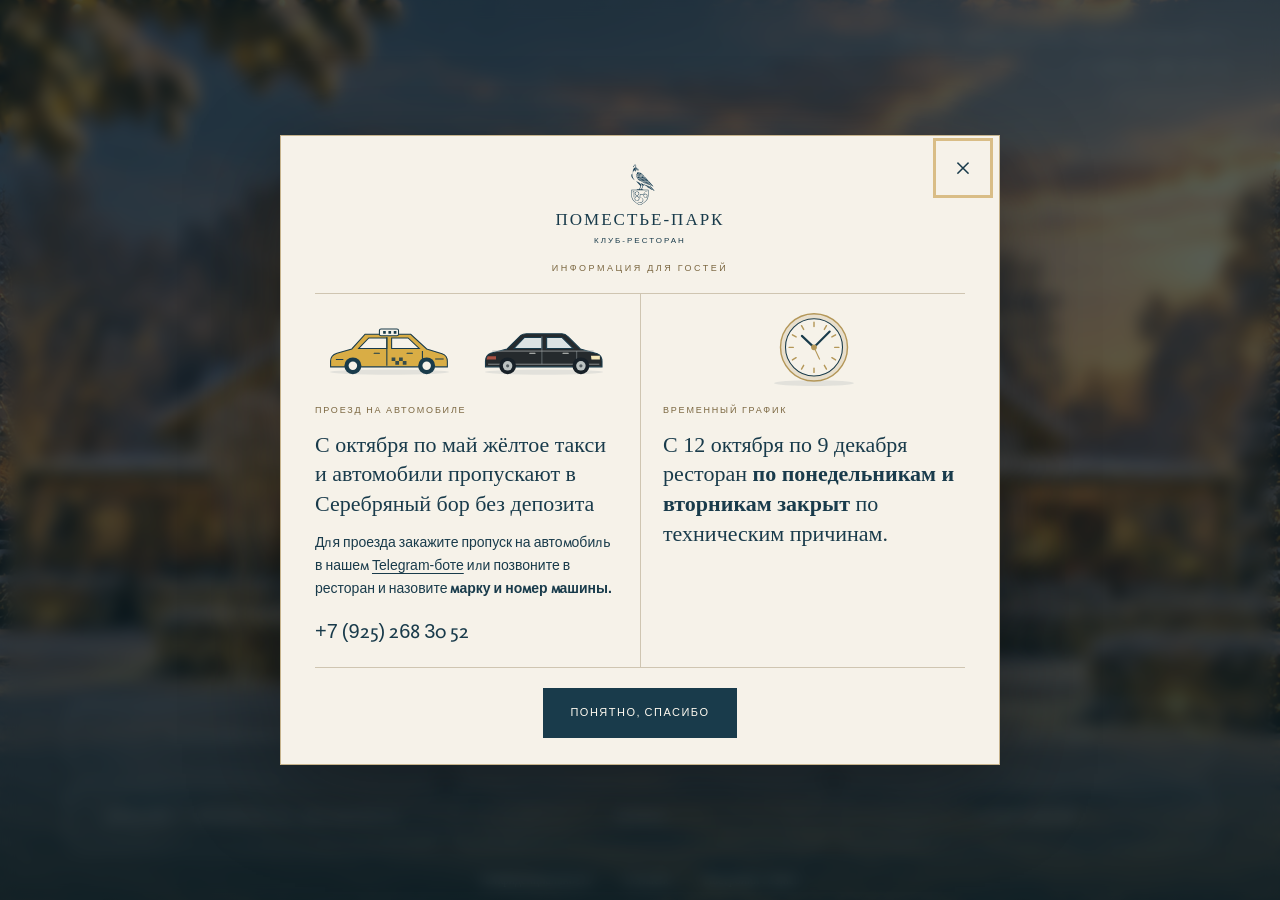
<file: index.html>
<!doctype html><html lang="ru"><head><meta charset="utf-8"><meta name="viewport" content="width=device-width,initial-scale=1"><meta name="theme-color" content="#22291f"><title>Поместье-Парк — ресторан в Серебряном Бору, Москва</title>
<meta name="description" content="Клуб-ресторан «Поместье-Парк» в Серебряном Бору. Бронирование столиков, меню, банкеты, свадьбы, площадки на воде и пикники. Таманская улица, 46, стр. 1.">
<link rel="canonical" href="https://pomestie-park.com/">
<meta name="robots" content="index, follow, max-image-preview:large">
<meta property="og:type" content="website">
<meta property="og:locale" content="ru_RU">
<meta property="og:site_name" content="Поместье-Парк">
<meta property="og:title" content="Поместье-Парк — ресторан в Серебряном Бору, Москва">
<meta property="og:description" content="Клуб-ресторан «Поместье-Парк» в Серебряном Бору. Бронирование столиков, меню, банкеты, свадьбы, площадки на воде и пикники. Таманская улица, 46, стр. 1.">
<meta property="og:url" content="https://pomestie-park.com/">
<meta property="og:image" content="https://pomestie-park.com/restaurant-golden-evening.png">
<meta name="twitter:card" content="summary_large_image">
<meta name="twitter:title" content="Поместье-Парк — ресторан в Серебряном Бору, Москва">
<meta name="twitter:description" content="Клуб-ресторан «Поместье-Парк» в Серебряном Бору. Бронирование столиков, меню, банкеты, свадьбы, площадки на воде и пикники. Таманская улица, 46, стр. 1.">
<meta name="twitter:image" content="https://pomestie-park.com/restaurant-golden-evening.png">
<script type="application/ld+json">
{
  "@context": "https://schema.org",
  "@graph": [
    {
      "@type": "Restaurant",
      "@id": "https://pomestie-park.com/#restaurant",
      "name": "Поместье-Парк",
      "url": "https://pomestie-park.com/",
      "image": [
        "https://pomestie-park.com/restaurant-golden-evening.png",
        "https://pomestie-park.com/hall-european.jpg",
        "https://pomestie-park.com/hall-panoramic.jpg"
      ],
      "description": "Клуб-ресторан в Серебряном Бору, Москва. Банкеты, площадки для мероприятий, бронирование столиков и пикники.",
      "telephone": "+7-925-268-30-52",
      "address": {
        "@type": "PostalAddress",
        "streetAddress": "Таманская улица, 46, стр. 1",
        "addressLocality": "Москва",
        "addressCountry": "RU"
      },
      "hasMap": "https://yandex.ru/maps/org/1122318591/",
      "hasMenu": "https://pomestie-park.com/menu.html",
      "acceptsReservations": "https://pomestie-park.com/booking.html"
    },
    {
      "@type": "WebSite",
      "@id": "https://pomestie-park.com/#website",
      "name": "Поместье-Парк",
      "url": "https://pomestie-park.com/",
      "inLanguage": "ru",
      "publisher": {
        "@id": "https://pomestie-park.com/#restaurant"
      }
    },
    {
      "@type": "WebPage",
      "@id": "https://pomestie-park.com/#webpage",
      "url": "https://pomestie-park.com/",
      "name": "Поместье-Парк — ресторан в Серебряном Бору, Москва",
      "description": "Клуб-ресторан «Поместье-Парк» в Серебряном Бору. Бронирование столиков, меню, банкеты, свадьбы, площадки на воде и пикники. Таманская улица, 46, стр. 1.",
      "inLanguage": "ru",
      "isPartOf": {
        "@id": "https://pomestie-park.com/#website"
      },
      "about": {
        "@id": "https://pomestie-park.com/#restaurant"
      }
    }
  ]
}
</script>
<link rel="icon" href="logo.svg"><link rel="stylesheet" href="style.css?v=20261104"><style>.home-actions{grid-template-columns:repeat(3,minmax(0,1fr));gap:10px;backdrop-filter:none}.home-actions a,.home-actions a:first-child{min-height:70px;height:70px;border:1px solid #fff8;background:#f3f0e8;color:#193b4b}.header-contacts .header-contact-link{font-size:14px;letter-spacing:.5px}@media(max-width:600px){.home-actions{grid-template-columns:repeat(2,minmax(0,1fr));gap:8px;bottom:44px}.home-actions a,.home-actions a:first-child{height:58px;min-height:58px;font-size:9px}.header-contacts .header-contact-link{font-size:12px}}
.guest-cars{display:flex;align-items:center;gap:6px;height:83px;margin-bottom:13px}.guest-cars img{display:block;width:calc(50% - 3px);height:100%;object-fit:contain}@media(max-width:600px){.guest-cars{height:66px;margin-bottom:10px}}
</style><style id="glass-navigation">
.home-actions a,.home-actions a:first-child{
position:relative;isolation:isolate;overflow:hidden;
background:linear-gradient(135deg,rgba(255,255,255,.035),rgba(255,255,255,0) 46%,rgba(255,255,255,.015));
color:#fffaf0;border:1px solid rgba(255,255,255,.26);border-radius:24px;
backdrop-filter:blur(2px) saturate(110%);-webkit-backdrop-filter:blur(2px) saturate(110%);
box-shadow:inset 0 1px 0 rgba(255,255,255,.75),inset 1px 0 0 rgba(255,255,255,.18),inset 0 -1px 0 rgba(255,255,255,.25),0 5px 20px rgba(0,0,0,.12);
font-family:Georgia,"Times New Roman",serif;font-weight:400;font-size:13px;letter-spacing:1.25px;
text-shadow:0 1px 3px #000b,0 2px 9px #0006;
transition:background .3s ease,box-shadow .3s ease,transform .3s ease;
}
.home-actions a::before{content:"";position:absolute;inset:0;border-radius:inherit;pointer-events:none;background:linear-gradient(115deg,transparent 8%,#ffffff0a 22%,transparent 38%,transparent 70%,#ffffff05 90%);z-index:-1}
.home-actions a+a{border-left:1px solid rgba(255,255,255,.26)}
.home-actions a:hover{background:linear-gradient(135deg,#ffffff12,#ffffff00 50%,#ffffff08);box-shadow:inset 0 1px 0 #ffffffe0,inset 0 -1px 0 #ffffff66,0 8px 26px #0003;transform:translateY(-2px)}
.home-actions a:active{transform:scale(.98)}
@media(max-width:600px){.home-actions a,.home-actions a:first-child{border-radius:20px;font-size:10px;letter-spacing:.7px;padding:12px 8px}}
@supports not ((backdrop-filter:blur(1px)) or (-webkit-backdrop-filter:blur(1px))){.home-actions a,.home-actions a:first-child{background:rgba(25,45,42,.45)}}
</style><style id="header-contact-glass">
.header-contacts .header-contact-link{display:inline-flex;align-items:center;justify-content:center;min-height:36px;padding:8px 20px;border-radius:999px;border:1px solid #ffffff42;background:linear-gradient(135deg,#ffffff09,#ffffff00 46%,#ffffff04);backdrop-filter:blur(2px) saturate(110%);-webkit-backdrop-filter:blur(2px) saturate(110%);box-shadow:inset 0 1px 0 #ffffff99,inset 0 -1px 0 #ffffff30,0 4px 12px #0001;font:400 12px Georgia,"Times New Roman",serif;letter-spacing:1.2px;text-decoration:none}
.header-contacts .header-contact-link:hover{background:#ffffff18;text-decoration:none}
.on-map .header-contacts .header-contact-link{border-color:#193b4b40;box-shadow:inset 0 1px 0 #ffffffcc,0 4px 12px #193b4b0d}
@media(max-width:600px){.header-contacts .header-contact-link{font-size:10px;min-height:32px;padding:7px 16px}.back-home{top:124px}.inner-page .map-scene{padding-top:170px}}
</style><link rel="stylesheet" href="privacy.css?v=20261104-metrika2"></head><body><main class="experience seasonal-home is-winter" aria-label="Поместье-Парк"><img class="season-photo is-current" src="season-winter.png" alt="Поместье-Парк зимой" aria-hidden="false" fetchpriority="high"><img class="season-photo" src="season-spring.png" alt="Поместье-Парк весной" aria-hidden="true"><img class="season-photo" src="season-summer.png" alt="Поместье-Парк летом" aria-hidden="true"><img class="season-photo" src="season-autumn.png" alt="Поместье-Парк осенью" aria-hidden="true"><div class="shade"></div><div class="winter-snow" aria-hidden="true"><i style="--x:18.26%;--size:4.8px;--fall:20.1s;--delay:-20.07s;--drift:-16px;--alpha:0.33"></i><i style="--x:99.87%;--size:4.7px;--fall:18.5s;--delay:-14.92s;--drift:7px;--alpha:0.61"></i><i style="--x:86.58%;--size:5.1px;--fall:15.3s;--delay:-15.12s;--drift:-36px;--alpha:0.26"></i><i style="--x:84.52%;--size:2.7px;--fall:15.9s;--delay:-10.84s;--drift:62px;--alpha:0.73"></i><i style="--x:84.33%;--size:2.3px;--fall:19.1s;--delay:-3.01s;--drift:18px;--alpha:0.73"></i><i style="--x:66.08%;--size:2.3px;--fall:17.8s;--delay:-0.59s;--drift:-11px;--alpha:0.41"></i><i style="--x:9.69%;--size:5.6px;--fall:10.8s;--delay:-7.18s;--drift:-26px;--alpha:0.66"></i><i style="--x:26.64%;--size:6.0px;--fall:20.3s;--delay:-15.08s;--drift:-15px;--alpha:0.30"></i><i style="--x:14.31%;--size:4.0px;--fall:11.9s;--delay:-5.71s;--drift:-32px;--alpha:0.49"></i><i style="--x:22.57%;--size:3.0px;--fall:16.1s;--delay:-12.82s;--drift:-44px;--alpha:0.57"></i><i style="--x:64.87%;--size:3.0px;--fall:17.7s;--delay:-6.93s;--drift:13px;--alpha:0.45"></i><i style="--x:25.05%;--size:3.9px;--fall:20.0s;--delay:-3.71s;--drift:46px;--alpha:0.42"></i><i style="--x:3.38%;--size:5.5px;--fall:20.9s;--delay:-18.20s;--drift:15px;--alpha:0.47"></i><i style="--x:8.15%;--size:5.1px;--fall:11.1s;--delay:-3.64s;--drift:39px;--alpha:0.66"></i><i style="--x:40.96%;--size:4.2px;--fall:16.9s;--delay:-6.70s;--drift:-9px;--alpha:0.39"></i><i style="--x:74.46%;--size:3.5px;--fall:11.7s;--delay:-0.74s;--drift:-61px;--alpha:0.71"></i><i style="--x:64.57%;--size:5.7px;--fall:10.2s;--delay:-4.08s;--drift:35px;--alpha:0.70"></i><i style="--x:76.02%;--size:3.1px;--fall:14.6s;--delay:-4.65s;--drift:-63px;--alpha:0.45"></i><i style="--x:6.81%;--size:2.1px;--fall:15.6s;--delay:-12.24s;--drift:-33px;--alpha:0.51"></i><i style="--x:44.57%;--size:5.6px;--fall:12.6s;--delay:-2.21s;--drift:-53px;--alpha:0.31"></i><i style="--x:2.37%;--size:2.3px;--fall:12.8s;--delay:-12.39s;--drift:60px;--alpha:0.27"></i><i style="--x:10.38%;--size:5.6px;--fall:19.5s;--delay:-3.57s;--drift:-29px;--alpha:0.64"></i><i style="--x:52.26%;--size:5.1px;--fall:17.2s;--delay:-8.97s;--drift:13px;--alpha:0.38"></i><i style="--x:64.84%;--size:4.6px;--fall:15.4s;--delay:-6.33s;--drift:-26px;--alpha:0.42"></i><i style="--x:13.16%;--size:2.8px;--fall:11.8s;--delay:-11.42s;--drift:7px;--alpha:0.73"></i><i style="--x:13.52%;--size:5.4px;--fall:17.7s;--delay:-1.77s;--drift:-5px;--alpha:0.71"></i><i style="--x:37.65%;--size:3.8px;--fall:12.3s;--delay:-7.68s;--drift:56px;--alpha:0.54"></i><i style="--x:87.22%;--size:6.0px;--fall:15.5s;--delay:-13.37s;--drift:-21px;--alpha:0.33"></i><i style="--x:1.26%;--size:2.8px;--fall:19.9s;--delay:-5.49s;--drift:56px;--alpha:0.59"></i><i style="--x:32.90%;--size:5.0px;--fall:12.9s;--delay:-3.06s;--drift:56px;--alpha:0.53"></i><i style="--x:63.26%;--size:5.8px;--fall:12.9s;--delay:-7.34s;--drift:-9px;--alpha:0.43"></i><i style="--x:95.27%;--size:2.9px;--fall:19.8s;--delay:-10.07s;--drift:20px;--alpha:0.29"></i><i style="--x:45.22%;--size:3.4px;--fall:20.1s;--delay:-19.31s;--drift:55px;--alpha:0.53"></i><i style="--x:51.90%;--size:3.0px;--fall:11.3s;--delay:-10.93s;--drift:12px;--alpha:0.57"></i><i style="--x:65.89%;--size:4.2px;--fall:10.8s;--delay:-10.58s;--drift:-11px;--alpha:0.43"></i><i style="--x:51.99%;--size:5.8px;--fall:17.7s;--delay:-3.78s;--drift:-1px;--alpha:0.56"></i><i style="--x:51.95%;--size:4.8px;--fall:11.9s;--delay:-5.33s;--drift:-24px;--alpha:0.39"></i><i style="--x:1.61%;--size:4.3px;--fall:14.6s;--delay:-12.34s;--drift:-4px;--alpha:0.49"></i><i style="--x:48.57%;--size:2.0px;--fall:16.1s;--delay:-15.45s;--drift:59px;--alpha:0.32"></i><i style="--x:60.15%;--size:4.1px;--fall:12.8s;--delay:-12.13s;--drift:-37px;--alpha:0.42"></i><i style="--x:98.36%;--size:4.9px;--fall:17.9s;--delay:-4.09s;--drift:-14px;--alpha:0.42"></i><i style="--x:75.17%;--size:4.4px;--fall:12.8s;--delay:-12.32s;--drift:32px;--alpha:0.53"></i></div><div class="season-effect petals" aria-hidden="true"><i class="season-particle tone-0" style="--x:48.99%;--y:50.31%;--size:16.8px;--duration:15.74s;--delay:-12.78s;--drift:-75px;--turn:528deg;--flutter:0.39s;--tone:0"><b></b></i><i class="season-particle tone-1" style="--x:3.34%;--y:48.29%;--size:15.7px;--duration:23.16s;--delay:-4.58s;--drift:126px;--turn:610deg;--flutter:0.35s;--tone:1"><b></b></i><i class="season-particle tone-2" style="--x:62.79%;--y:68.57%;--size:15.2px;--duration:19.78s;--delay:-1.72s;--drift:-68px;--turn:608deg;--flutter:0.30s;--tone:2"><b></b></i><i class="season-particle tone-0" style="--x:30.34%;--y:52.33%;--size:13.5px;--duration:18.29s;--delay:-13.08s;--drift:65px;--turn:393deg;--flutter:0.43s;--tone:0"><b></b></i><i class="season-particle tone-1" style="--x:90.66%;--y:59.72%;--size:9.2px;--duration:21.76s;--delay:-6.50s;--drift:-35px;--turn:332deg;--flutter:0.32s;--tone:1"><b></b></i><i class="season-particle tone-2" style="--x:35.62%;--y:60.80%;--size:13.8px;--duration:23.67s;--delay:-16.53s;--drift:12px;--turn:193deg;--flutter:0.44s;--tone:2"><b></b></i><i class="season-particle tone-0" style="--x:41.31%;--y:20.15%;--size:11.8px;--duration:21.94s;--delay:-12.31s;--drift:-60px;--turn:523deg;--flutter:0.58s;--tone:0"><b></b></i><i class="season-particle tone-1" style="--x:87.33%;--y:45.64%;--size:9.2px;--duration:15.12s;--delay:-7.87s;--drift:29px;--turn:439deg;--flutter:0.47s;--tone:1"><b></b></i><i class="season-particle tone-2" style="--x:7.51%;--y:44.86%;--size:12.6px;--duration:24.08s;--delay:-9.08s;--drift:153px;--turn:203deg;--flutter:0.54s;--tone:2"><b></b></i><i class="season-particle tone-0" style="--x:50.52%;--y:41.99%;--size:16.9px;--duration:21.51s;--delay:-17.53s;--drift:98px;--turn:222deg;--flutter:0.32s;--tone:0"><b></b></i><i class="season-particle tone-1" style="--x:34.00%;--y:30.52%;--size:14.4px;--duration:19.32s;--delay:-9.70s;--drift:17px;--turn:634deg;--flutter:0.64s;--tone:1"><b></b></i><i class="season-particle tone-2" style="--x:19.63%;--y:47.62%;--size:15.0px;--duration:22.19s;--delay:-18.68s;--drift:40px;--turn:646deg;--flutter:0.35s;--tone:2"><b></b></i><i class="season-particle tone-0" style="--x:8.70%;--y:68.44%;--size:11.7px;--duration:16.98s;--delay:-8.28s;--drift:-89px;--turn:462deg;--flutter:0.62s;--tone:0"><b></b></i><i class="season-particle tone-1" style="--x:91.41%;--y:68.11%;--size:12.1px;--duration:16.21s;--delay:-7.85s;--drift:-13px;--turn:298deg;--flutter:0.34s;--tone:1"><b></b></i><i class="season-particle tone-2" style="--x:69.37%;--y:61.79%;--size:11.0px;--duration:22.36s;--delay:-11.18s;--drift:-129px;--turn:496deg;--flutter:0.60s;--tone:2"><b></b></i><i class="season-particle tone-0" style="--x:79.28%;--y:28.61%;--size:9.3px;--duration:16.21s;--delay:-11.36s;--drift:-17px;--turn:400deg;--flutter:0.63s;--tone:0"><b></b></i><i class="season-particle tone-1" style="--x:99.61%;--y:45.94%;--size:12.1px;--duration:22.33s;--delay:-0.55s;--drift:-54px;--turn:408deg;--flutter:0.61s;--tone:1"><b></b></i><i class="season-particle tone-2" style="--x:13.72%;--y:64.20%;--size:16.1px;--duration:15.80s;--delay:-15.40s;--drift:-135px;--turn:605deg;--flutter:0.53s;--tone:2"><b></b></i><i class="season-particle tone-0" style="--x:36.27%;--y:26.55%;--size:10.9px;--duration:22.58s;--delay:-0.61s;--drift:58px;--turn:575deg;--flutter:0.48s;--tone:0"><b></b></i><i class="season-particle tone-1" style="--x:39.23%;--y:23.22%;--size:15.7px;--duration:22.32s;--delay:-4.71s;--drift:127px;--turn:442deg;--flutter:0.48s;--tone:1"><b></b></i><i class="season-particle tone-2" style="--x:35.58%;--y:65.92%;--size:10.7px;--duration:25.85s;--delay:-20.58s;--drift:-11px;--turn:606deg;--flutter:0.60s;--tone:2"><b></b></i><i class="season-particle tone-0" style="--x:86.16%;--y:77.24%;--size:10.6px;--duration:19.23s;--delay:-6.49s;--drift:-146px;--turn:406deg;--flutter:0.61s;--tone:0"><b></b></i><i class="season-particle tone-1" style="--x:63.97%;--y:49.88%;--size:16.4px;--duration:23.70s;--delay:-21.70s;--drift:-101px;--turn:228deg;--flutter:0.32s;--tone:1"><b></b></i><i class="season-particle tone-2" style="--x:95.89%;--y:32.74%;--size:15.1px;--duration:16.60s;--delay:-11.94s;--drift:21px;--turn:585deg;--flutter:0.62s;--tone:2"><b></b></i><i class="season-particle tone-0" style="--x:83.70%;--y:78.34%;--size:13.0px;--duration:24.01s;--delay:-0.95s;--drift:-17px;--turn:192deg;--flutter:0.50s;--tone:0"><b></b></i><i class="season-particle tone-1" style="--x:94.16%;--y:37.86%;--size:14.6px;--duration:14.40s;--delay:-1.02s;--drift:120px;--turn:519deg;--flutter:0.59s;--tone:1"><b></b></i><i class="season-particle tone-2" style="--x:67.70%;--y:60.75%;--size:12.6px;--duration:19.97s;--delay:-6.50s;--drift:-62px;--turn:185deg;--flutter:0.33s;--tone:2"><b></b></i></div><div class="season-effect leaves" aria-hidden="true"><i class="season-particle tone-0" style="--x:19.83%;--y:43.42%;--size:10.5px;--duration:18.69s;--delay:-14.57s;--drift:99px;--turn:554deg;--flutter:0.50s;--tone:0"><b></b></i><i class="season-particle tone-1" style="--x:74.75%;--y:21.06%;--size:16.1px;--duration:23.25s;--delay:-19.15s;--drift:54px;--turn:627deg;--flutter:0.43s;--tone:1"><b></b></i><i class="season-particle tone-2" style="--x:46.27%;--y:31.89%;--size:11.8px;--duration:20.51s;--delay:-12.85s;--drift:82px;--turn:521deg;--flutter:0.36s;--tone:2"><b></b></i><i class="season-particle tone-0" style="--x:45.64%;--y:65.78%;--size:16.1px;--duration:18.45s;--delay:-6.40s;--drift:62px;--turn:325deg;--flutter:0.42s;--tone:0"><b></b></i><i class="season-particle tone-1" style="--x:92.77%;--y:78.60%;--size:12.8px;--duration:14.86s;--delay:-6.94s;--drift:20px;--turn:445deg;--flutter:0.59s;--tone:1"><b></b></i><i class="season-particle tone-2" style="--x:45.17%;--y:58.25%;--size:12.8px;--duration:16.97s;--delay:-4.79s;--drift:77px;--turn:236deg;--flutter:0.35s;--tone:2"><b></b></i><i class="season-particle tone-0" style="--x:37.80%;--y:62.30%;--size:14.7px;--duration:25.64s;--delay:-25.57s;--drift:-127px;--turn:288deg;--flutter:0.47s;--tone:0"><b></b></i><i class="season-particle tone-1" style="--x:73.94%;--y:60.78%;--size:14.8px;--duration:20.21s;--delay:-19.75s;--drift:-94px;--turn:477deg;--flutter:0.49s;--tone:1"><b></b></i><i class="season-particle tone-2" style="--x:10.87%;--y:71.32%;--size:13.3px;--duration:14.99s;--delay:-1.76s;--drift:-120px;--turn:182deg;--flutter:0.48s;--tone:2"><b></b></i><i class="season-particle tone-0" style="--x:43.46%;--y:42.30%;--size:10.5px;--duration:23.94s;--delay:-3.77s;--drift:16px;--turn:266deg;--flutter:0.59s;--tone:0"><b></b></i><i class="season-particle tone-1" style="--x:85.35%;--y:70.65%;--size:12.1px;--duration:22.58s;--delay:-9.95s;--drift:-100px;--turn:379deg;--flutter:0.33s;--tone:1"><b></b></i><i class="season-particle tone-2" style="--x:52.10%;--y:36.97%;--size:10.0px;--duration:22.48s;--delay:-4.48s;--drift:-33px;--turn:473deg;--flutter:0.54s;--tone:2"><b></b></i><i class="season-particle tone-0" style="--x:58.40%;--y:30.22%;--size:9.8px;--duration:22.20s;--delay:-1.30s;--drift:127px;--turn:299deg;--flutter:0.63s;--tone:0"><b></b></i><i class="season-particle tone-1" style="--x:65.05%;--y:50.59%;--size:11.8px;--duration:21.52s;--delay:-9.51s;--drift:-130px;--turn:453deg;--flutter:0.57s;--tone:1"><b></b></i><i class="season-particle tone-2" style="--x:36.15%;--y:71.22%;--size:11.4px;--duration:25.15s;--delay:-10.80s;--drift:-127px;--turn:330deg;--flutter:0.45s;--tone:2"><b></b></i><i class="season-particle tone-0" style="--x:61.61%;--y:36.86%;--size:14.7px;--duration:22.43s;--delay:-5.35s;--drift:94px;--turn:650deg;--flutter:0.61s;--tone:0"><b></b></i><i class="season-particle tone-1" style="--x:36.55%;--y:60.11%;--size:14.3px;--duration:23.00s;--delay:-2.94s;--drift:115px;--turn:442deg;--flutter:0.34s;--tone:1"><b></b></i><i class="season-particle tone-2" style="--x:15.97%;--y:55.95%;--size:12.8px;--duration:18.58s;--delay:-11.33s;--drift:117px;--turn:319deg;--flutter:0.35s;--tone:2"><b></b></i><i class="season-particle tone-0" style="--x:37.73%;--y:60.33%;--size:10.3px;--duration:22.83s;--delay:-22.18s;--drift:68px;--turn:238deg;--flutter:0.49s;--tone:0"><b></b></i><i class="season-particle tone-1" style="--x:59.38%;--y:75.63%;--size:10.7px;--duration:22.43s;--delay:-18.00s;--drift:-145px;--turn:629deg;--flutter:0.32s;--tone:1"><b></b></i></div><div class="season-effect fireflies" aria-hidden="true"><i style="--x:34.14%;--y:82.98%;--size:2.0px;--duration:13.88s;--delay:-13.15s;--drift:24.0px;--rise:-21.3px;--glow:3.60s"><b></b></i><i style="--x:9.93%;--y:70.62%;--size:2.0px;--duration:11.84s;--delay:-5.85s;--drift:15.1px;--rise:-12.3px;--glow:4.05s"><b></b></i><i style="--x:20.01%;--y:75.08%;--size:2.1px;--duration:11.54s;--delay:-3.04s;--drift:-16.9px;--rise:-10.0px;--glow:4.31s"><b></b></i><i style="--x:90.15%;--y:93.43%;--size:3.2px;--duration:8.75s;--delay:-2.36s;--drift:-12.2px;--rise:-12.7px;--glow:4.54s"><b></b></i><i style="--x:31.81%;--y:65.51%;--size:2.6px;--duration:9.75s;--delay:-1.11s;--drift:-12.0px;--rise:-20.7px;--glow:4.25s"><b></b></i><i style="--x:49.45%;--y:81.40%;--size:3.5px;--duration:9.06s;--delay:-1.52s;--drift:-9.4px;--rise:-22.1px;--glow:4.73s"><b></b></i><i style="--x:47.86%;--y:74.31%;--size:2.2px;--duration:12.26s;--delay:-9.98s;--drift:5.9px;--rise:-13.3px;--glow:5.56s"><b></b></i><i style="--x:8.16%;--y:70.47%;--size:2.8px;--duration:11.91s;--delay:-8.07s;--drift:0.2px;--rise:-20.5px;--glow:3.73s"><b></b></i><i style="--x:83.66%;--y:93.50%;--size:2.9px;--duration:10.27s;--delay:-2.05s;--drift:4.9px;--rise:-22.2px;--glow:4.88s"><b></b></i><i style="--x:30.06%;--y:78.55%;--size:3.6px;--duration:9.18s;--delay:-8.56s;--drift:-8.7px;--rise:-17.3px;--glow:5.60s"><b></b></i><i style="--x:49.32%;--y:92.97%;--size:2.7px;--duration:10.18s;--delay:-10.32s;--drift:0.1px;--rise:-13.9px;--glow:3.87s"><b></b></i><i style="--x:6.22%;--y:77.25%;--size:2.1px;--duration:8.74s;--delay:-9.57s;--drift:9.1px;--rise:-9.6px;--glow:5.04s"><b></b></i><i style="--x:54.98%;--y:74.99%;--size:2.9px;--duration:9.02s;--delay:-1.64s;--drift:1.7px;--rise:-14.6px;--glow:3.92s"><b></b></i><i style="--x:71.57%;--y:80.37%;--size:2.6px;--duration:12.96s;--delay:-0.35s;--drift:-11.1px;--rise:-20.2px;--glow:5.02s"><b></b></i><i style="--x:27.74%;--y:93.49%;--size:2.2px;--duration:10.15s;--delay:-7.52s;--drift:11.7px;--rise:-21.4px;--glow:3.49s"><b></b></i><i style="--x:71.97%;--y:87.83%;--size:3.0px;--duration:13.32s;--delay:-6.32s;--drift:-2.4px;--rise:-17.0px;--glow:3.38s"><b></b></i><i style="--x:79.51%;--y:66.79%;--size:2.1px;--duration:13.37s;--delay:-7.23s;--drift:-17.0px;--rise:-10.0px;--glow:3.57s"><b></b></i><i style="--x:45.80%;--y:65.42%;--size:2.3px;--duration:10.37s;--delay:-11.21s;--drift:-17.8px;--rise:-12.3px;--glow:4.93s"><b></b></i><i style="--x:65.54%;--y:92.99%;--size:2.9px;--duration:7.03s;--delay:-0.90s;--drift:17.8px;--rise:-24.0px;--glow:3.82s"><b></b></i></div><div class="signature"><img src="festive-detail.webp" alt="" class="bird" style="filter:none"><h1>ПОМЕСТЬЕ-ПАРК</h1><p>КЛУБ-РЕСТОРАН</p></div><nav class="home-actions" aria-label="Разделы сайта"><a href="booking.html">ЗАБРОНИРОВАТЬ СТОЛ</a><a href="events.html">БАНКЕТ</a><a href="menu.html">МЕНЮ / ДОСТАВКА</a><a href="deposit.html">ДЕПОЗИТ — ПРОПУСК НА АВТОМОБИЛЬ</a><a href="venues.html">АФИША</a><a href="about.html">О РЕСТОРАНЕ</a></nav></main><a class="brand" href="index.html" aria-label="На главную"><img src="logo.svg" alt="Поместье-Парк"></a><div class="header-contacts"><a href="contacts.html">Москва, Серебряный бор, Таманская улица 46 с 1</a><a class="header-phone" href="contacts.html">+7 (925) 268 30 52</a><a class="header-contact-link" href="contacts.html">КОНТАКТЫ</a></div><dialog id="guest-notice" class="guest-notice" aria-label="Информация для гостей">
<button class="guest-close" autofocus aria-label="Закрыть уведомление">×</button>
<div class="guest-brand"><img src="bird.svg" alt=""><span>ПОМЕСТЬЕ-ПАРК</span><small>КЛУБ-РЕСТОРАН</small></div>
<p class="guest-eyebrow">ИНФОРМАЦИЯ ДЛЯ ГОСТЕЙ</p>
<div class="guest-details">
<section><div class="guest-cars"><img src="notice-taxi.svg" alt="Жёлтое такси"><img src="notice-sedan.svg" alt="Чёрный седан"></div><span class="guest-label">ПРОЕЗД НА АВТОМОБИЛЕ</span><h3>С октября по май жёлтое такси и автомобили пропускают в Серебряный бор без депозита</h3><p>Для проезда закажите пропуск на автомобиль в нашем <a href="https://t.me/pomestye_concierge_bot" target="_blank" rel="noopener noreferrer" style="color:inherit;text-decoration:underline;text-underline-offset:3px">Telegram-боте</a> или позвоните в ресторан и назовите <strong>марку и номер машины.</strong></p><a class="guest-phone" href="tel:+79252683052">+7 (925) 268 30 52</a></section>
<section><img class="guest-illustration" src="notice-clock.svg" alt="Декоративные часы"><span class="guest-label">ВРЕМЕННЫЙ ГРАФИК</span><h3>С 12 октября по 9 декабря ресторан <strong>по понедельникам и вторникам закрыт</strong> по техническим причинам.</h3></section>
</div>
<button class="guest-confirm">ПОНЯТНО, СПАСИБО</button>
</dialog>
<script src="script.js?v=20261103"></script><footer class="privacy-footer"><a href="privacy.html" aria-label="Политика конфиденциальности">Конфиденциальность</a><a href="consent.html">Согласие</a><button type="button" data-cookie-settings>Настройки cookies</button></footer><script src="privacy-choice.js?v=20261104-metrika2" defer></script></body></html>
</file>
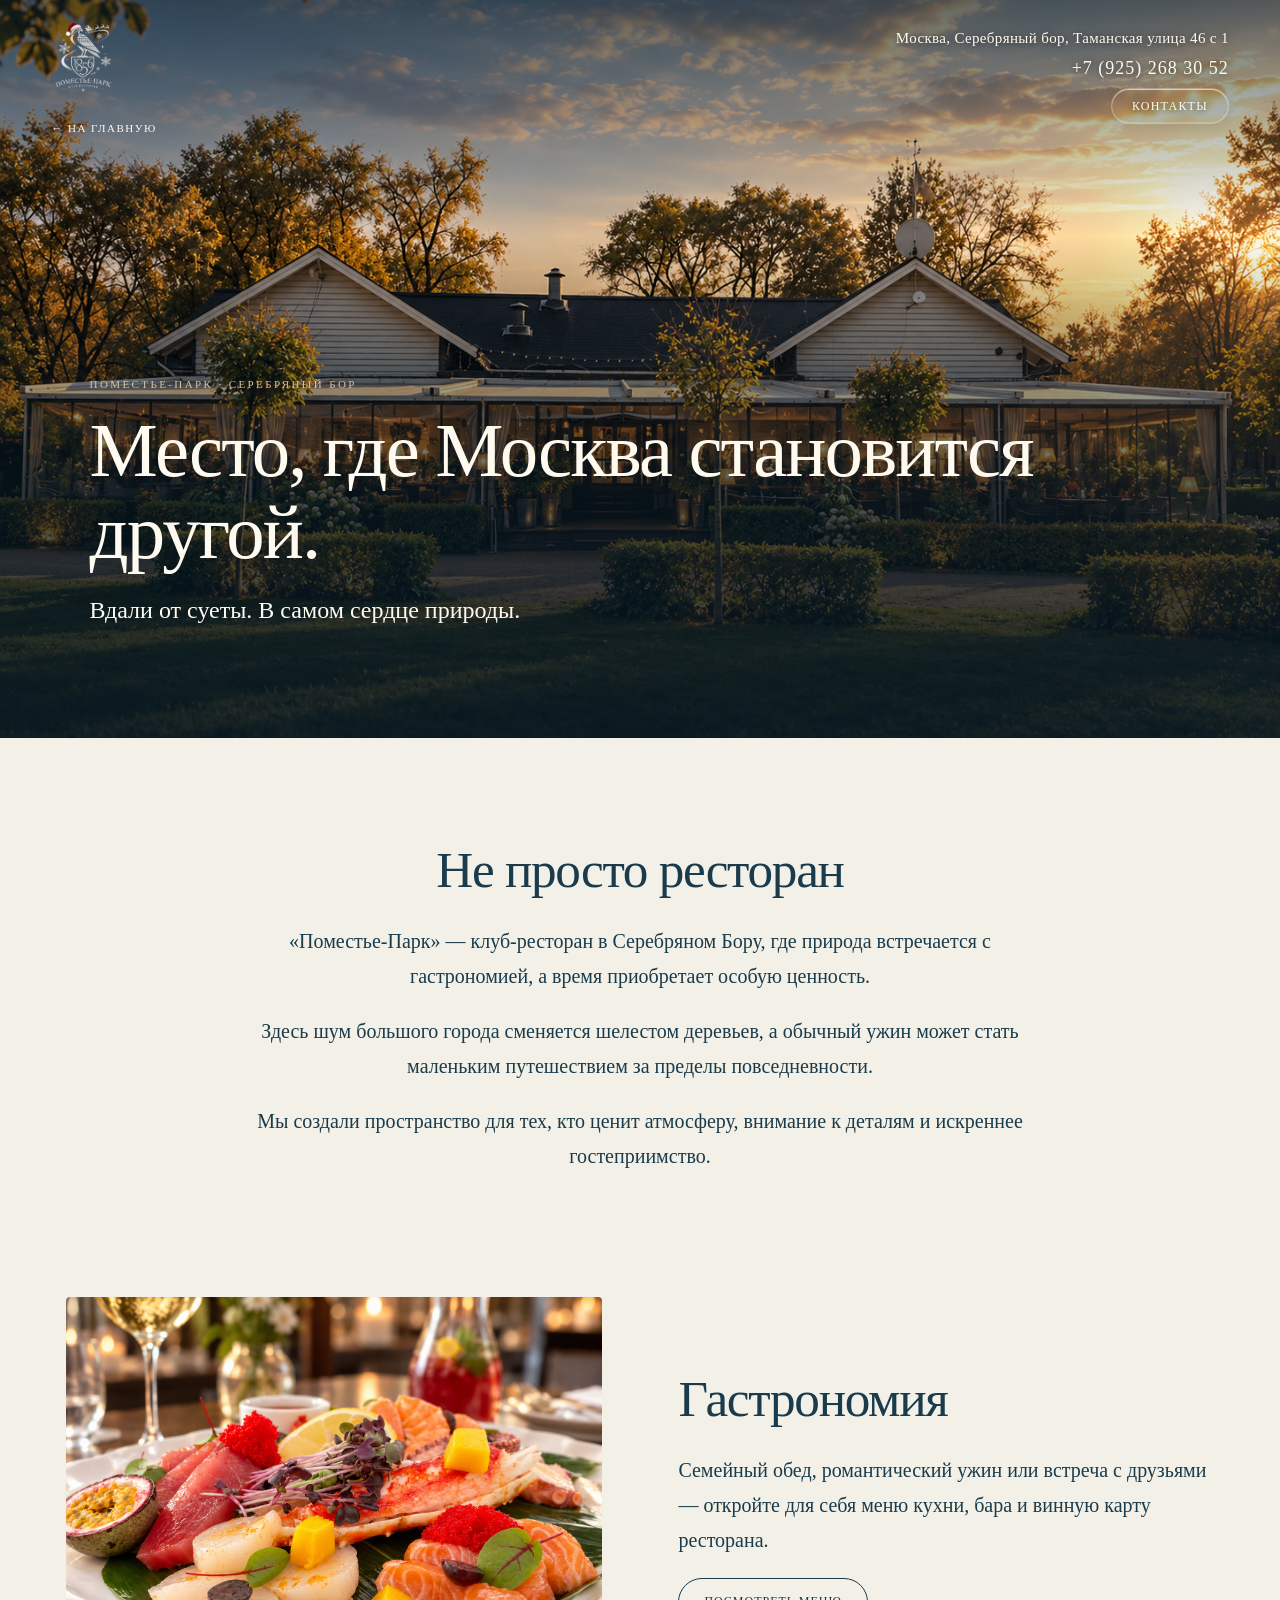
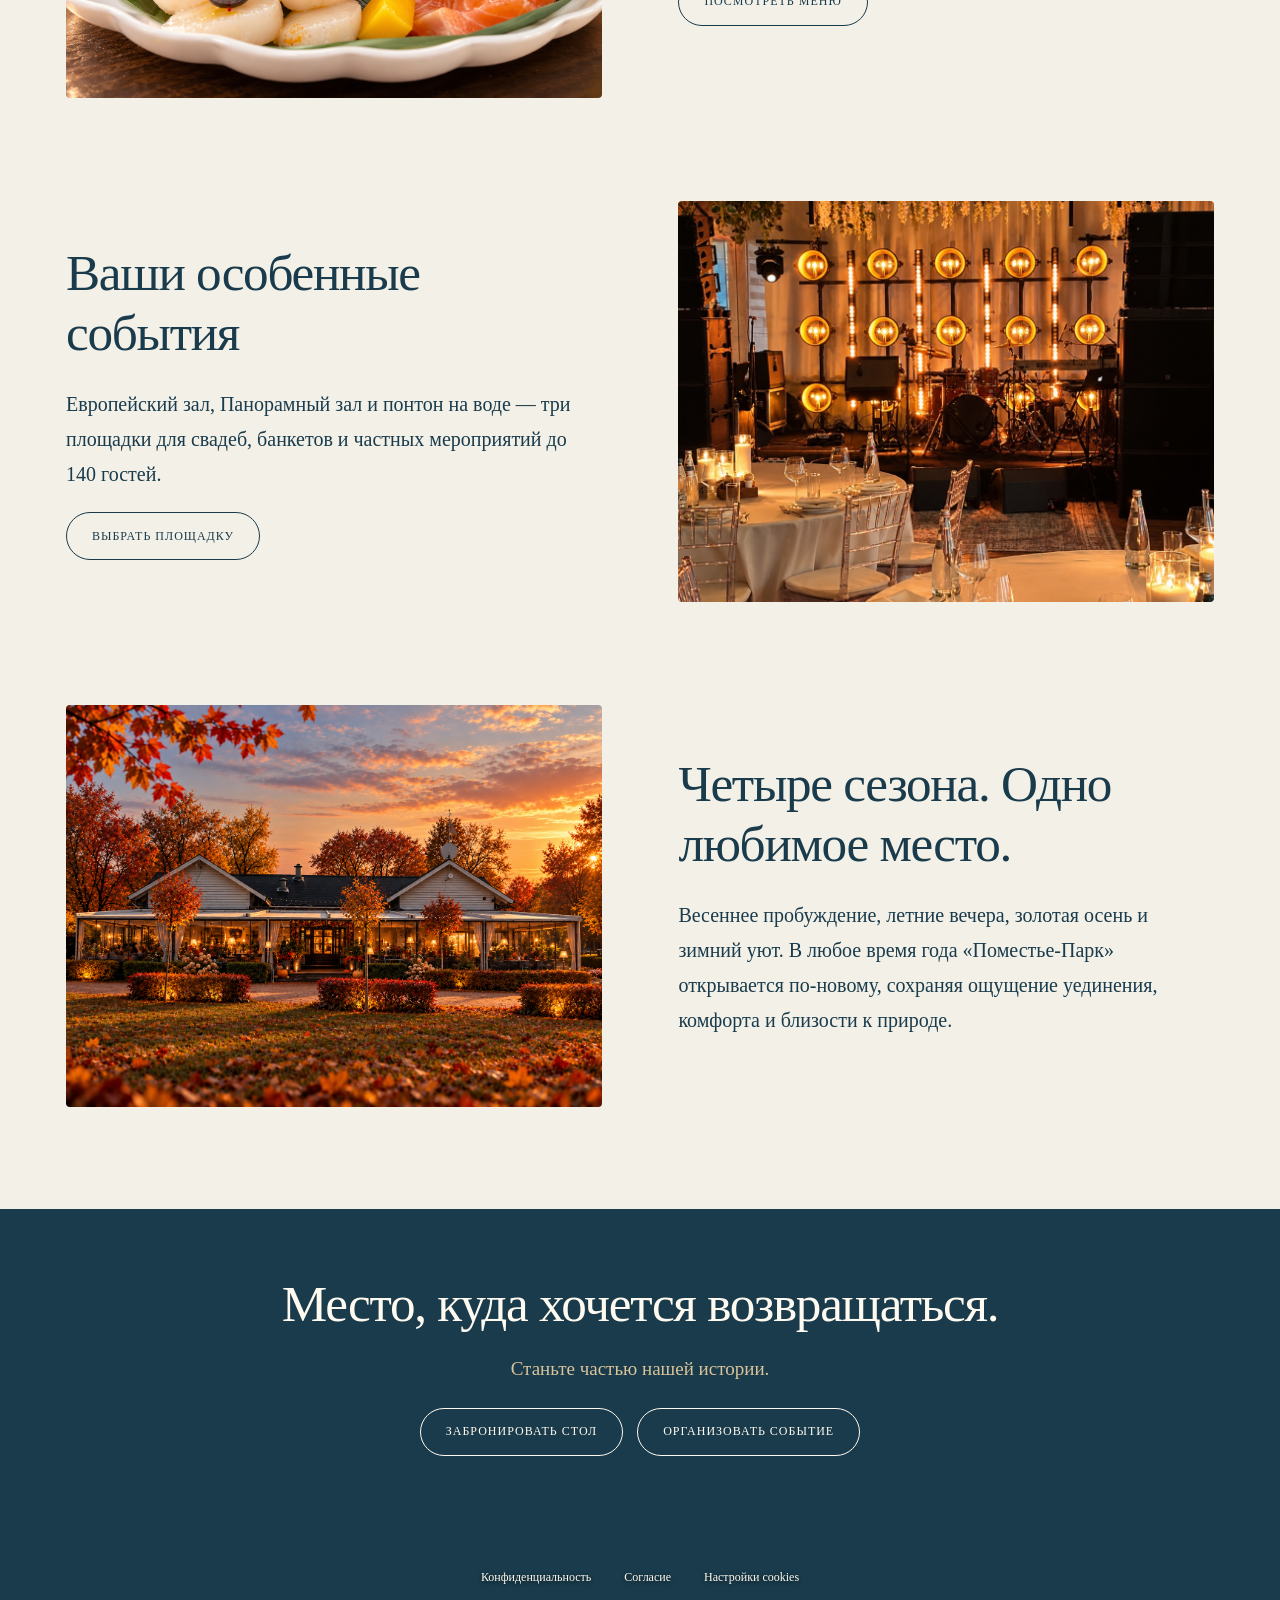
<file: about.html>
<!doctype html><html lang="ru"><head><meta charset="utf-8"><meta name="viewport" content="width=device-width,initial-scale=1"><meta name="theme-color" content="#193b4b"><title>О ресторане Поместье-Парк — ресторан на природе в Москве</title><meta name="description" content="Клуб-ресторан «Поместье-Парк» в Серебряном Бору: гастрономия, отдых на природе, свадьбы, банкеты и частные мероприятия в Москве."><link rel="canonical" href="https://pomestie-park.com/about.html"><meta name="robots" content="index, follow, max-image-preview:large"><meta property="og:type" content="website"><meta property="og:locale" content="ru_RU"><meta property="og:site_name" content="Поместье-Парк"><meta property="og:title" content="О ресторане Поместье-Парк — ресторан на природе в Москве"><meta property="og:description" content="Клуб-ресторан «Поместье-Парк» в Серебряном Бору: гастрономия, отдых на природе, свадьбы, банкеты и частные мероприятия в Москве."><meta property="og:url" content="https://pomestie-park.com/about.html"><meta property="og:image" content="https://pomestie-park.com/restaurant-golden-evening.png"><meta name="twitter:card" content="summary_large_image"><meta name="twitter:title" content="О ресторане Поместье-Парк — ресторан на природе в Москве"><meta name="twitter:description" content="Клуб-ресторан «Поместье-Парк» в Серебряном Бору: гастрономия, отдых на природе, свадьбы, банкеты и частные мероприятия в Москве."><meta name="twitter:image" content="https://pomestie-park.com/restaurant-golden-evening.png"><script type="application/ld+json">{
  "@context": "https://schema.org",
  "@graph": [
    {
      "@type": "Restaurant",
      "@id": "https://pomestie-park.com/#restaurant",
      "name": "Поместье-Парк",
      "url": "https://pomestie-park.com/",
      "image": [
        "https://pomestie-park.com/restaurant-golden-evening.png",
        "https://pomestie-park.com/hall-european.jpg",
        "https://pomestie-park.com/hall-panoramic.jpg"
      ],
      "description": "Клуб-ресторан в Серебряном Бору, Москва. Банкеты, площадки для мероприятий, бронирование столиков и пикники.",
      "telephone": "+7-925-268-30-52",
      "address": {
        "@type": "PostalAddress",
        "streetAddress": "Таманская улица, 46, стр. 1",
        "addressLocality": "Москва",
        "addressCountry": "RU"
      },
      "hasMap": "https://yandex.ru/maps/org/1122318591/",
      "hasMenu": "https://pomestie-park.com/menu.html",
      "acceptsReservations": "https://pomestie-park.com/booking.html"
    },
    {
      "@type": "WebSite",
      "@id": "https://pomestie-park.com/#website",
      "name": "Поместье-Парк",
      "url": "https://pomestie-park.com/",
      "inLanguage": "ru",
      "publisher": {
        "@id": "https://pomestie-park.com/#restaurant"
      }
    },
    {
      "@type": "AboutPage",
      "@id": "https://pomestie-park.com/about.html#webpage",
      "url": "https://pomestie-park.com/about.html",
      "name": "О ресторане Поместье-Парк — ресторан на природе в Москве",
      "description": "Клуб-ресторан «Поместье-Парк» в Серебряном Бору: гастрономия, отдых на природе, свадьбы, банкеты и частные мероприятия в Москве.",
      "inLanguage": "ru",
      "isPartOf": {
        "@id": "https://pomestie-park.com/#website"
      },
      "about": {
        "@id": "https://pomestie-park.com/#restaurant"
      }
    },
    {
      "@type": "BreadcrumbList",
      "itemListElement": [
        {
          "@type": "ListItem",
          "position": 1,
          "name": "Главная",
          "item": "https://pomestie-park.com/"
        },
        {
          "@type": "ListItem",
          "position": 2,
          "name": "О ресторане",
          "item": "https://pomestie-park.com/about.html"
        }
      ]
    }
  ]
}</script><link rel="icon" href="logo.svg"><link rel="stylesheet" href="style.css?v=20261104"><style id="header-contact-glass">
.header-contacts .header-contact-link{display:inline-flex;align-items:center;justify-content:center;min-height:36px;padding:8px 20px;border-radius:999px;border:1px solid #ffffff42;background:linear-gradient(135deg,#ffffff09,#ffffff00 46%,#ffffff04);backdrop-filter:blur(2px) saturate(110%);-webkit-backdrop-filter:blur(2px) saturate(110%);box-shadow:inset 0 1px 0 #ffffff99,inset 0 -1px 0 #ffffff30,0 4px 12px #0001;font:400 12px Georgia,"Times New Roman",serif;letter-spacing:1.2px;text-decoration:none}
.header-contacts .header-contact-link:hover{background:#ffffff18;text-decoration:none}
.on-map .header-contacts .header-contact-link{border-color:#193b4b40;box-shadow:inset 0 1px 0 #ffffffcc,0 4px 12px #193b4b0d}
@media(max-width:600px){.header-contacts .header-contact-link{font-size:10px;min-height:32px;padding:7px 16px}.back-home{top:124px}.inner-page .map-scene{padding-top:170px}}
</style><link rel="stylesheet" href="privacy.css?v=20261104-metrika2"><style>
html:has(.about-page),body.about-page{height:auto;overflow:auto;overscroll-behavior:auto}body.about-page{background:#f3f0e8;color:#193b4b;min-height:100dvh;font-family:Georgia,"Times New Roman",serif}.about-page .brand,.about-page .header-contacts,.about-page .back-home{position:absolute;color:#fffaf0}.about-hero{position:relative;min-height:clamp(540px,82svh,900px);display:flex;align-items:flex-end;isolation:isolate;padding:180px clamp(24px,7vw,110px) clamp(48px,9vw,110px);color:#fffaf0;background:#193b4b}.about-hero img{position:absolute;inset:0;width:100%;height:100%;object-fit:cover;z-index:-2}.about-hero:after{content:"";position:absolute;inset:0;background:linear-gradient(180deg,#071823a0 0%,transparent 32%,#071823a8 65%,#071823e6 100%);z-index:-1}.about-hero h1{font:400 clamp(38px,6vw,86px)/1.07 Georgia,serif;margin:18px 0;max-width:950px;letter-spacing:-.025em}.about-kicker{font-size:11px;letter-spacing:2.4px;text-transform:uppercase;color:#d9c39a}.about-hero p{font-size:clamp(17px,2vw,24px);margin:0;line-height:1.5}.about-intro{max-width:850px;margin:auto;padding:clamp(52px,8vw,110px) 26px;text-align:center}.about-intro h2,.about-section h2,.about-end h2{font:400 clamp(28px,4vw,52px)/1.17 Georgia,serif;margin:0 0 24px;letter-spacing:-.025em}.about-intro p,.about-section p{font-size:clamp(16px,1.6vw,20px);line-height:1.75;margin:0 0 20px}.about-section{max-width:1200px;margin:0 auto clamp(48px,8vw,110px);padding:0 26px;display:grid;grid-template-columns:1fr 1fr;gap:clamp(24px,6vw,90px);align-items:center}.about-section img{width:100%;aspect-ratio:4/3;object-fit:cover;border-radius:4px}.about-section:nth-of-type(even) img{order:2}.about-link{display:inline-flex;align-items:center;justify-content:center;padding:15px 25px;border:1px solid currentColor;border-radius:30px;color:inherit;text-decoration:none;letter-spacing:1px;font-size:12px;min-height:48px}.about-link:hover{opacity:.75}.about-link:focus-visible{outline:2px solid #bca67b;outline-offset:4px}.about-end{background:#193b4b;color:#fffaf0;text-align:center;padding:65px 24px 90px}.about-end p{color:#d9c39a;font-size:19px}.about-buttons{display:flex;flex-wrap:wrap;justify-content:center;gap:14px;margin-top:28px}.about-page .privacy-footer{box-sizing:border-box;width:100%;margin:0;position:relative;bottom:auto;background:#193b4b;color:#fffaf0;padding:16px 12px}@media(max-width:650px){.about-section{grid-template-columns:1fr;gap:24px}.about-section:nth-of-type(even) img{order:0}.about-hero{min-height:66svh;padding-top:180px}.about-buttons{flex-direction:column;max-width:340px;margin-inline:auto}}
</style></head><body class="inner-page about-page"><main><section class="about-hero"><img src="restaurant-golden-evening.png" alt="Клуб-ресторан Поместье-Парк в Серебряном Бору" fetchpriority="high"><div><span class="about-kicker">Поместье-Парк · Серебряный Бор</span><h1>Место, где Москва становится другой.</h1><p>Вдали от суеты. В самом сердце природы.</p></div></section><section class="about-intro"><h2>Не просто ресторан</h2><p>«Поместье-Парк» — клуб-ресторан в Серебряном Бору, где природа встречается с гастрономией, а время приобретает особую ценность.</p><p>Здесь шум большого города сменяется шелестом деревьев, а обычный ужин может стать маленьким путешествием за пределы повседневности.</p><p>Мы создали пространство для тех, кто ценит атмосферу, внимание к деталям и искреннее гостеприимство.</p></section><section class="about-section"><img src="menu-seafood.png" loading="lazy" decoding="async" alt="Блюда из рыбы и морепродуктов"><div><h2>Гастрономия</h2><p>Семейный обед, романтический ужин или встреча с друзьями — откройте для себя меню кухни, бара и винную карту ресторана.</p><a class="about-link" href="menu.html">ПОСМОТРЕТЬ МЕНЮ</a></div></section><section class="about-section"><img src="about-banquet-stage.jpg" loading="lazy" decoding="async" alt="Банкетный зал со сценой и свечами" onerror="this.onerror=null;this.src='banquet-formats.jpg';this.alt='Банкетные площадки ресторана Поместье-Парк';"><div><h2>Ваши особенные события</h2><p>Европейский зал, Панорамный зал и понтон на воде — три площадки для свадеб, банкетов и частных мероприятий до 140 гостей.</p><a class="about-link" href="events.html">ВЫБРАТЬ ПЛОЩАДКУ</a></div></section><section class="about-section"><img src="season-autumn.png" loading="lazy" decoding="async" alt="Осенняя атмосфера ресторана"><div><h2>Четыре сезона. Одно любимое место.</h2><p>Весеннее пробуждение, летние вечера, золотая осень и зимний уют. В любое время года «Поместье-Парк» открывается по-новому, сохраняя ощущение уединения, комфорта и близости к природе.</p></div></section><section class="about-end"><h2>Место, куда хочется возвращаться.</h2><p>Станьте частью нашей истории.</p><div class="about-buttons"><a class="about-link" href="booking.html">ЗАБРОНИРОВАТЬ СТОЛ</a><a class="about-link" href="events.html">ОРГАНИЗОВАТЬ СОБЫТИЕ</a></div></section></main><a class="brand" href="index.html" aria-label="На главную"><img src="logo.svg" alt="Поместье-Парк"></a><div class="header-contacts"><a href="contacts.html">Москва, Серебряный бор, Таманская улица 46 с 1</a><a class="header-phone" href="contacts.html">+7 (925) 268 30 52</a><a class="header-contact-link" href="contacts.html">КОНТАКТЫ</a></div><a class="back-home" href="index.html">← НА ГЛАВНУЮ</a><footer class="privacy-footer"><a href="privacy.html" aria-label="Политика конфиденциальности">Конфиденциальность</a><a href="consent.html">Согласие</a><button type="button" data-cookie-settings>Настройки cookies</button></footer><script src="privacy-choice.js?v=20261104-metrika2" defer></script></body></html>
</file>
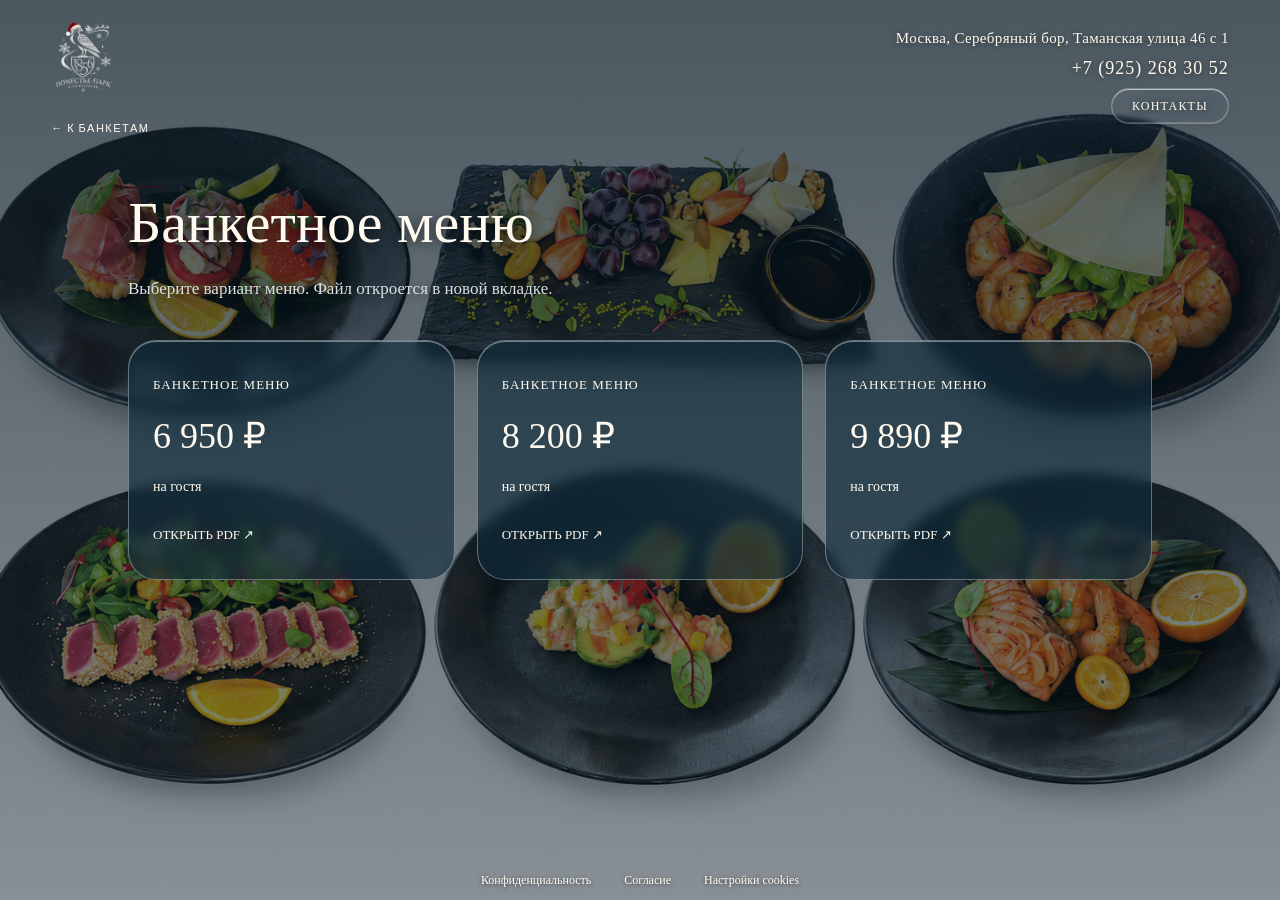
<file: banquet-menu.html>
<!doctype html><html lang="ru"><head><meta charset="utf-8"><meta name="viewport" content="width=device-width,initial-scale=1"><meta name="theme-color" content="#22291f"><title>Банкетное меню и цены — ресторан Поместье-Парк</title>
<meta name="description" content="Три варианта банкетного меню ресторана «Поместье-Парк» в Серебряном Бору: 6 950, 8 200 и 9 890 ₽ на гостя. Посмотрите состав меню в PDF.">
<link rel="canonical" href="https://pomestie-park.com/banquet-menu.html">
<meta name="robots" content="index, follow, max-image-preview:large">
<meta property="og:type" content="website">
<meta property="og:locale" content="ru_RU">
<meta property="og:site_name" content="Поместье-Парк">
<meta property="og:title" content="Банкетное меню и цены — ресторан Поместье-Парк">
<meta property="og:description" content="Три варианта банкетного меню ресторана «Поместье-Парк» в Серебряном Бору: 6 950, 8 200 и 9 890 ₽ на гостя. Посмотрите состав меню в PDF.">
<meta property="og:url" content="https://pomestie-park.com/banquet-menu.html">
<meta property="og:image" content="https://pomestie-park.com/banquet-menu-background.png">
<meta name="twitter:card" content="summary_large_image">
<meta name="twitter:title" content="Банкетное меню и цены — ресторан Поместье-Парк">
<meta name="twitter:description" content="Три варианта банкетного меню ресторана «Поместье-Парк» в Серебряном Бору: 6 950, 8 200 и 9 890 ₽ на гостя. Посмотрите состав меню в PDF.">
<meta name="twitter:image" content="https://pomestie-park.com/banquet-menu-background.png">
<script type="application/ld+json">
{
  "@context": "https://schema.org",
  "@graph": [
    {
      "@type": "Restaurant",
      "@id": "https://pomestie-park.com/#restaurant",
      "name": "Поместье-Парк",
      "url": "https://pomestie-park.com/",
      "image": [
        "https://pomestie-park.com/restaurant-golden-evening.png",
        "https://pomestie-park.com/hall-european.jpg",
        "https://pomestie-park.com/hall-panoramic.jpg"
      ],
      "description": "Клуб-ресторан в Серебряном Бору, Москва. Банкеты, площадки для мероприятий, бронирование столиков и пикники.",
      "telephone": "+7-925-268-30-52",
      "address": {
        "@type": "PostalAddress",
        "streetAddress": "Таманская улица, 46, стр. 1",
        "addressLocality": "Москва",
        "addressCountry": "RU"
      },
      "hasMap": "https://yandex.ru/maps/org/1122318591/",
      "hasMenu": "https://pomestie-park.com/menu.html",
      "acceptsReservations": "https://pomestie-park.com/booking.html"
    },
    {
      "@type": "WebSite",
      "@id": "https://pomestie-park.com/#website",
      "name": "Поместье-Парк",
      "url": "https://pomestie-park.com/",
      "inLanguage": "ru",
      "publisher": {
        "@id": "https://pomestie-park.com/#restaurant"
      }
    },
    {
      "@type": "WebPage",
      "@id": "https://pomestie-park.com/banquet-menu.html#webpage",
      "url": "https://pomestie-park.com/banquet-menu.html",
      "name": "Банкетное меню и цены — ресторан Поместье-Парк",
      "description": "Три варианта банкетного меню ресторана «Поместье-Парк» в Серебряном Бору: 6 950, 8 200 и 9 890 ₽ на гостя. Посмотрите состав меню в PDF.",
      "inLanguage": "ru",
      "isPartOf": {
        "@id": "https://pomestie-park.com/#website"
      },
      "about": {
        "@id": "https://pomestie-park.com/#restaurant"
      }
    },
    {
      "@type": "BreadcrumbList",
      "itemListElement": [
        {
          "@type": "ListItem",
          "position": 1,
          "name": "Главная",
          "item": "https://pomestie-park.com/"
        },
        {
          "@type": "ListItem",
          "position": 2,
          "name": "Банкетное меню и цены",
          "item": "https://pomestie-park.com/banquet-menu.html"
        }
      ]
    }
  ]
}
</script>
<link rel="icon" href="logo.svg"><link rel="stylesheet" href="style.css?v=20261104"><style id="header-contact-glass">
.header-contacts .header-contact-link{display:inline-flex;align-items:center;justify-content:center;min-height:36px;padding:8px 20px;border-radius:999px;border:1px solid #ffffff42;background:linear-gradient(135deg,#ffffff09,#ffffff00 46%,#ffffff04);backdrop-filter:blur(2px) saturate(110%);-webkit-backdrop-filter:blur(2px) saturate(110%);box-shadow:inset 0 1px 0 #ffffff99,inset 0 -1px 0 #ffffff30,0 4px 12px #0001;font:400 12px Georgia,"Times New Roman",serif;letter-spacing:1.2px;text-decoration:none}
.header-contacts .header-contact-link:hover{background:#ffffff18;text-decoration:none}
.on-map .header-contacts .header-contact-link{border-color:#193b4b40;box-shadow:inset 0 1px 0 #ffffffcc,0 4px 12px #193b4b0d}
@media(max-width:600px){.header-contacts .header-contact-link{font-size:10px;min-height:32px;padding:7px 16px}.back-home{top:124px}.inner-page .map-scene{padding-top:170px}}
</style><style>html{height:auto;overflow:auto}body.inner-page{height:auto;min-height:100dvh;overflow:auto;background:#102b3b;color:#fffaf0}.brand,.header-contacts,.back-home{position:absolute}.banquet-menus{max-width:1080px;margin:auto;padding:190px 28px 60px}.banquet-menus h1{font:400 clamp(34px,5vw,58px)/1.15 Georgia,serif;margin:0 0 18px}.menu-options{display:grid;grid-template-columns:repeat(3,minmax(0,1fr));gap:22px;margin-top:38px}.menu-option{display:flex;flex-direction:column;gap:22px;padding:36px 24px;border:1px solid #ffffff55;border-radius:28px;background:linear-gradient(135deg,#ffffff12,#ffffff02);color:inherit;text-decoration:none;box-shadow:inset 0 1px 0 #ffffff66}.menu-option:hover{background:#ffffff18}.menu-option:focus-visible{outline:3px solid #e2c897;outline-offset:5px}.menu-option small{letter-spacing:1px;font:13px Georgia,serif}.menu-option strong{font:400 36px Georgia,serif}.menu-option span{font:14px Georgia,serif}.menu-option em{font:13px Georgia,serif;margin-top:10px}.banquet-menus>p{font:17px/1.6 Georgia,serif;color:#d6e0e4}@media(max-width:650px){.banquet-menus{padding:190px 20px 40px}.menu-options{grid-template-columns:1fr;gap:16px}.menu-option{padding:26px;gap:14px}}</style><style id="banquet-photo-background">body.inner-page{position:relative;isolation:isolate;background:#102b3b}body.inner-page::before{content:"";position:fixed;inset:0;z-index:-1;pointer-events:none;background:linear-gradient(180deg,rgba(7,24,35,.72),rgba(7,24,35,.48)),url("banquet-menu-background.png") center center/cover no-repeat}.menu-option{background:rgba(16,43,59,.65);backdrop-filter:blur(6px);-webkit-backdrop-filter:blur(6px)}.menu-option:hover{background:rgba(16,43,59,.8)}.banquet-menus h1,.banquet-menus>p{text-shadow:0 2px 12px #0009}@media(max-width:650px){body.inner-page::before{background-position:center;background-size:cover}.menu-option{background:rgba(16,43,59,.76)}}</style><link rel="stylesheet" href="privacy.css?v=20261104-metrika2"></head><body class="inner-page"><main class="banquet-menus"><h1>Банкетное меню</h1><p>Выберите вариант меню. Файл откроется в новой вкладке.</p><div class="menu-options"><a class="menu-option" href="banquet-menu-6950.pdf" target="_blank" rel="noopener" aria-label="Открыть банкетное меню за 6 950 рублей на гостя, PDF"><small>БАНКЕТНОЕ МЕНЮ</small><strong>6 950 ₽</strong><span>на гостя</span><em>ОТКРЫТЬ PDF ↗</em></a><a class="menu-option" href="banquet-menu-8200.pdf" target="_blank" rel="noopener" aria-label="Открыть банкетное меню за 8 200 рублей на гостя, PDF"><small>БАНКЕТНОЕ МЕНЮ</small><strong>8 200 ₽</strong><span>на гостя</span><em>ОТКРЫТЬ PDF ↗</em></a><a class="menu-option" href="banquet-menu-9890.pdf" target="_blank" rel="noopener" aria-label="Открыть банкетное меню за 9 890 рублей на гостя, PDF"><small>БАНКЕТНОЕ МЕНЮ</small><strong>9 890 ₽</strong><span>на гостя</span><em>ОТКРЫТЬ PDF ↗</em></a></div></main><a class="brand" href="index.html" aria-label="На главную"><img src="logo.svg" alt="Поместье-Парк"></a><div class="header-contacts"><a href="contacts.html">Москва, Серебряный бор, Таманская улица 46 с 1</a><a class="header-phone" href="contacts.html">+7 (925) 268 30 52</a><a class="header-contact-link" href="contacts.html">КОНТАКТЫ</a></div><a class="back-home" href="events.html">← К БАНКЕТАМ</a><footer class="privacy-footer"><a href="privacy.html" aria-label="Политика конфиденциальности">Конфиденциальность</a><a href="consent.html">Согласие</a><button type="button" data-cookie-settings>Настройки cookies</button></footer><script src="privacy-choice.js?v=20261104-metrika2" defer></script></body></html>
</file>
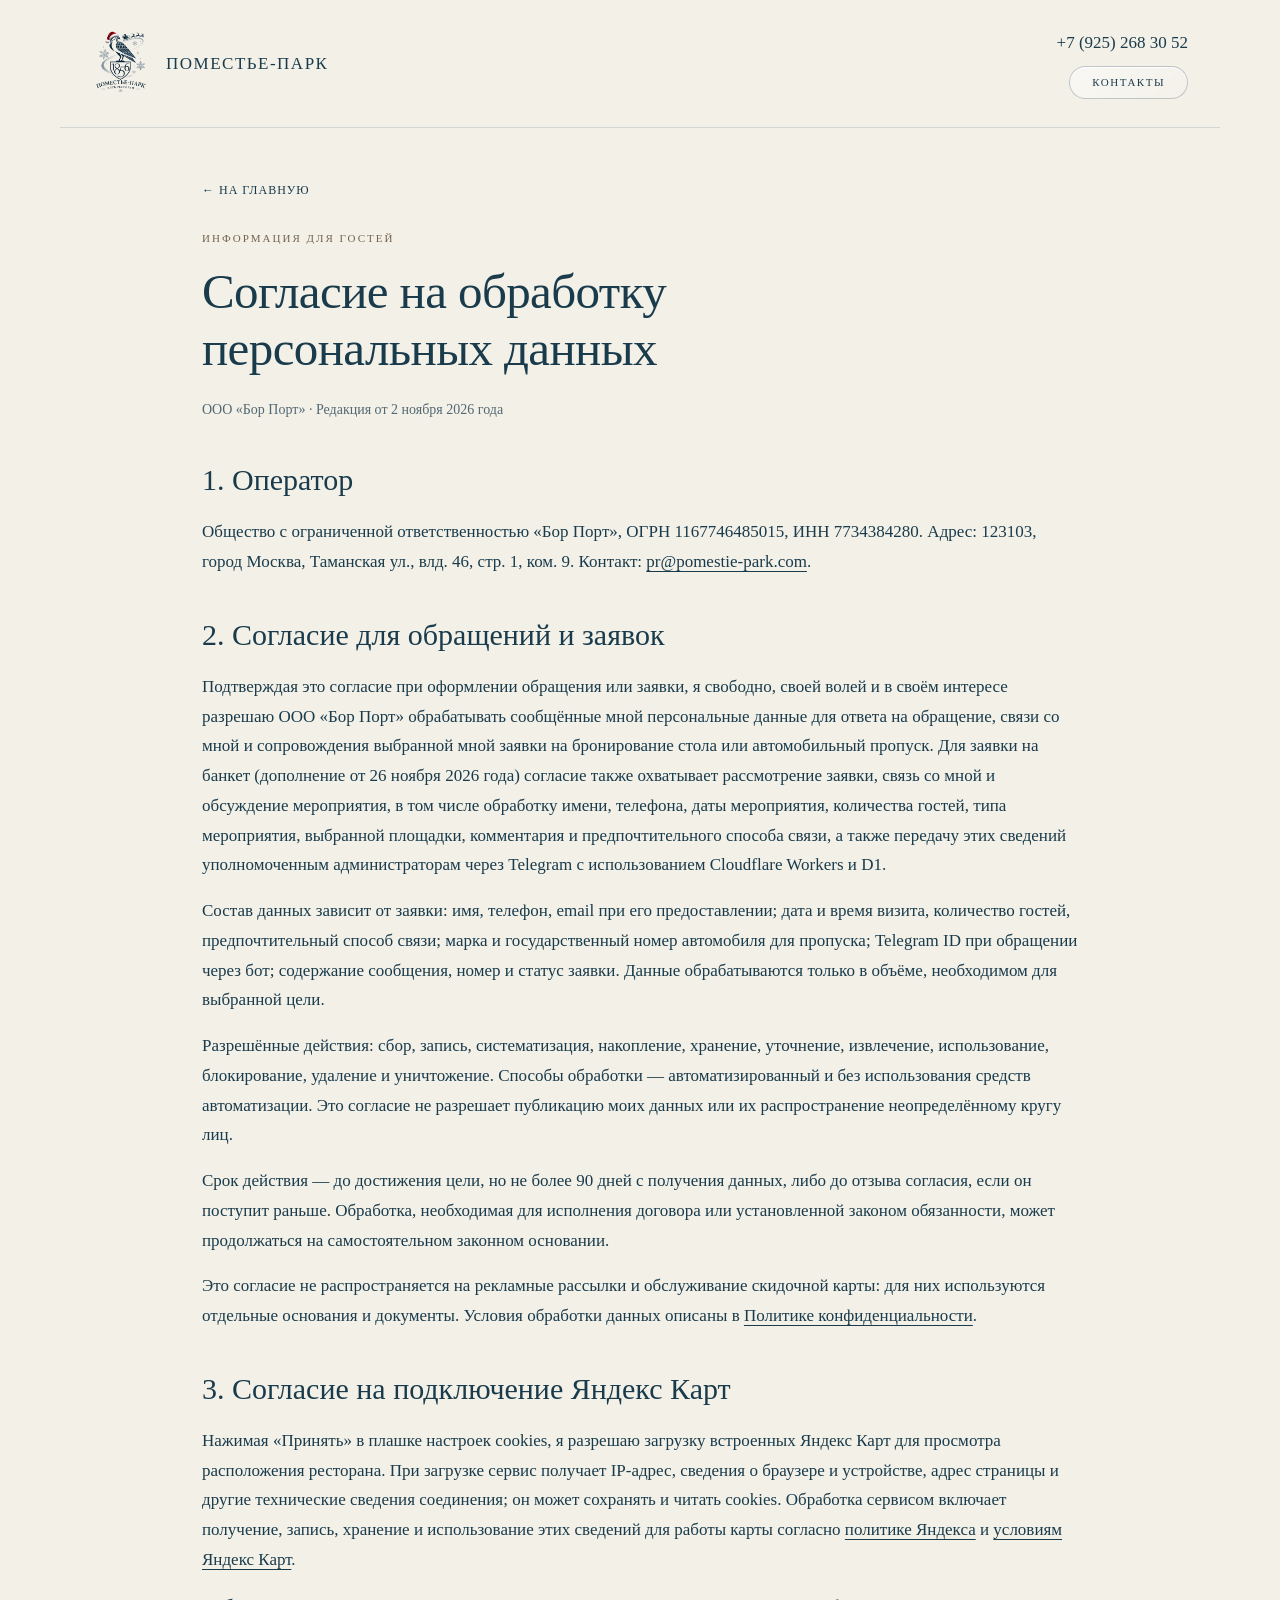
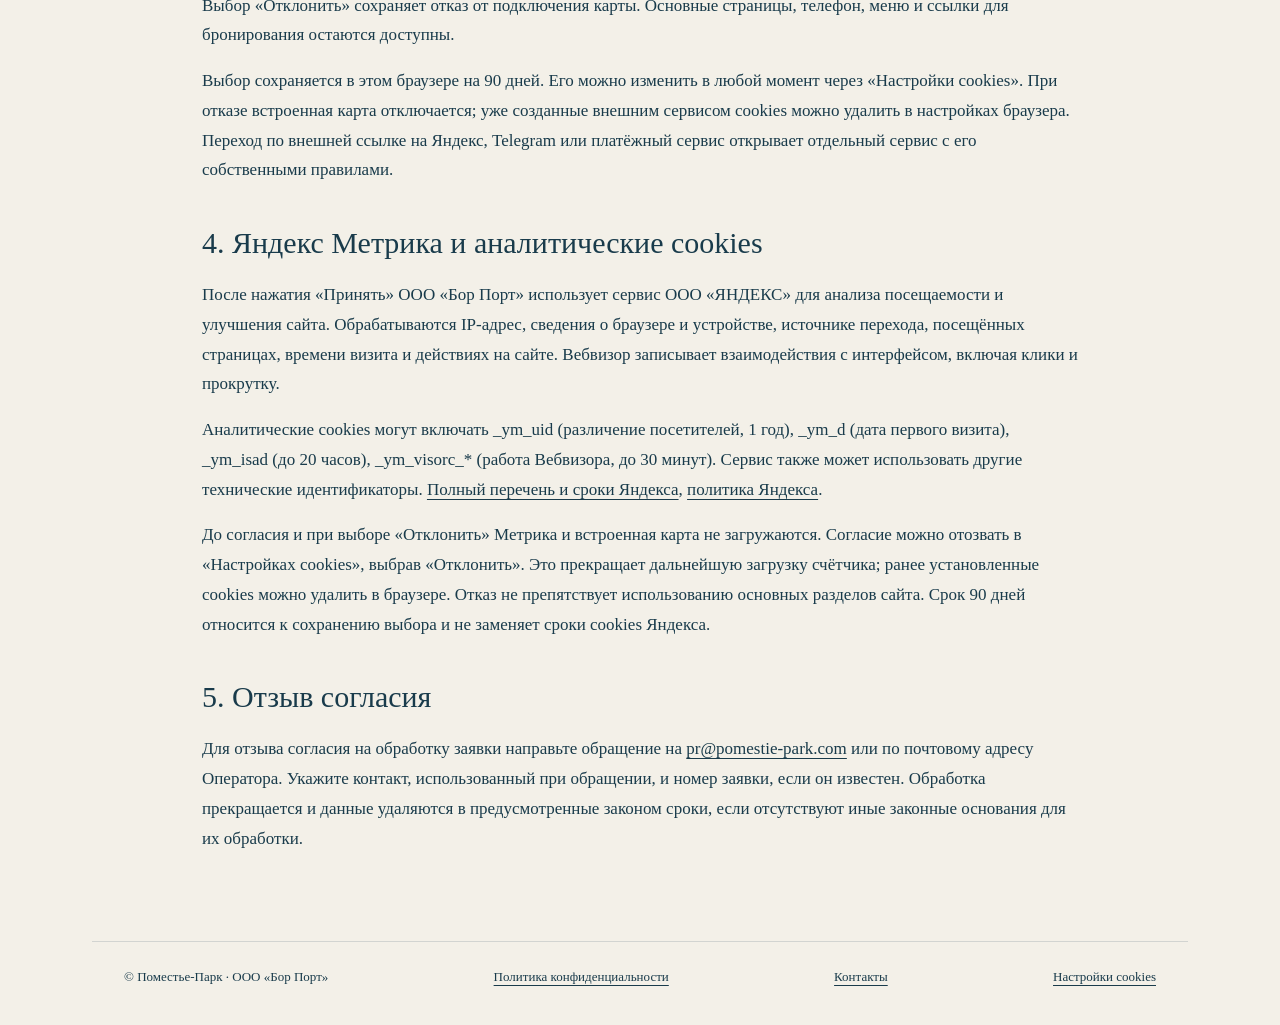
<file: consent.html>
<!doctype html>
<html lang="ru">
<head>
  <meta charset="utf-8">
  <meta name="viewport" content="width=device-width,initial-scale=1">
  <meta name="theme-color" content="#193b4b">
  <meta name="description" content="Согласие на обработку персональных данных и условия подключения Яндекс Карт на сайте Поместье-Парк.">
  <title>Согласие на обработку персональных данных — Поместье-Парк</title>
<link rel="canonical" href="https://pomestie-park.com/consent.html">
<meta name="robots" content="noindex, follow">

  <link rel="icon" href="logo.svg">
  <link rel="stylesheet" href="privacy.css?v=20261104-metrika2">
</head>
<body class="privacy-page">
  <header class="privacy-header">
    <a class="privacy-brand" href="index.html"><img src="logo.svg" alt=""><span>ПОМЕСТЬЕ-ПАРК</span></a>
    <div class="privacy-contact"><a href="contacts.html">+7 (925) 268 30 52</a><a class="glass-link" href="contacts.html">КОНТАКТЫ</a></div>
  </header>
  <main class="privacy-document" id="main">
    <a class="privacy-back" href="index.html">← НА ГЛАВНУЮ</a>
    <p class="privacy-kicker">ИНФОРМАЦИЯ ДЛЯ ГОСТЕЙ</p>
    <h1>Согласие на обработку персональных данных</h1>
    <p class="privacy-date">ООО «Бор Порт» · Редакция от 2 ноября 2026 года</p>
    <section><h2>1. Оператор</h2>
    <p>Общество с ограниченной ответственностью «Бор Порт», ОГРН 1167746485015, ИНН 7734384280. Адрес: 123103, город Москва, Таманская ул., влд. 46, стр. 1, ком. 9. Контакт: <a href="mailto:pr@pomestie-park.com">pr@pomestie-park.com</a>.</p></section>
    <section><h2>2. Согласие для обращений и заявок</h2>
    <p>Подтверждая это согласие при оформлении обращения или заявки, я свободно, своей волей и в своём интересе разрешаю ООО «Бор Порт» обрабатывать сообщённые мной персональные данные для ответа на обращение, связи со мной и сопровождения выбранной мной заявки на бронирование стола или автомобильный пропуск. Для заявки на банкет (дополнение от 26 ноября 2026 года) согласие также охватывает рассмотрение заявки, связь со мной и обсуждение мероприятия, в том числе обработку имени, телефона, даты мероприятия, количества гостей, типа мероприятия, выбранной площадки, комментария и предпочтительного способа связи, а также передачу этих сведений уполномоченным администраторам через Telegram с использованием Cloudflare Workers и D1.</p>
    <p>Состав данных зависит от заявки: имя, телефон, email при его предоставлении; дата и время визита, количество гостей, предпочтительный способ связи; марка и государственный номер автомобиля для пропуска; Telegram ID при обращении через бот; содержание сообщения, номер и статус заявки. Данные обрабатываются только в объёме, необходимом для выбранной цели.</p>
    <p>Разрешённые действия: сбор, запись, систематизация, накопление, хранение, уточнение, извлечение, использование, блокирование, удаление и уничтожение. Способы обработки — автоматизированный и без использования средств автоматизации. Это согласие не разрешает публикацию моих данных или их распространение неопределённому кругу лиц.</p>
    <p>Срок действия — до достижения цели, но не более 90 дней с получения данных, либо до отзыва согласия, если он поступит раньше. Обработка, необходимая для исполнения договора или установленной законом обязанности, может продолжаться на самостоятельном законном основании.</p>
    <p>Это согласие не распространяется на рекламные рассылки и обслуживание скидочной карты: для них используются отдельные основания и документы. Условия обработки данных описаны в <a href="privacy.html">Политике конфиденциальности</a>.</p></section>
    <section id="map"><h2>3. Согласие на подключение Яндекс Карт</h2>
    <p>Нажимая «Принять» в плашке настроек cookies, я разрешаю загрузку встроенных Яндекс Карт для просмотра расположения ресторана. При загрузке сервис получает IP-адрес, сведения о браузере и устройстве, адрес страницы и другие технические сведения соединения; он может сохранять и читать cookies. Обработка сервисом включает получение, запись, хранение и использование этих сведений для работы карты согласно <a href="https://yandex.ru/legal/confidential/">политике Яндекса</a> и <a href="https://yandex.ru/legal/maps_termsofuse/ru/">условиям Яндекс Карт</a>.</p>
    <p>Выбор «Отклонить» сохраняет отказ от подключения карты. Основные страницы, телефон, меню и ссылки для бронирования остаются доступны.</p>
    <p>Выбор сохраняется в этом браузере на 90 дней. Его можно изменить в любой момент через «Настройки cookies». При отказе встроенная карта отключается; уже созданные внешним сервисом cookies можно удалить в настройках браузера. Переход по внешней ссылке на Яндекс, Telegram или платёжный сервис открывает отдельный сервис с его собственными правилами.</p></section>
    <section id="analytics"><h2>4. Яндекс Метрика и аналитические cookies</h2><p>После нажатия «Принять» ООО «Бор Порт» использует сервис ООО «ЯНДЕКС» для анализа посещаемости и улучшения сайта. Обрабатываются IP-адрес, сведения о браузере и устройстве, источнике перехода, посещённых страницах, времени визита и действиях на сайте. Вебвизор записывает взаимодействия с интерфейсом, включая клики и прокрутку.</p><p>Аналитические cookies могут включать _ym_uid (различение посетителей, 1 год), _ym_d (дата первого визита), _ym_isad (до 20 часов), _ym_visorc_* (работа Вебвизора, до 30 минут). Сервис также может использовать другие технические идентификаторы. <a href="https://yandex.ru/support/metrica/ru/general/cookie-usage">Полный перечень и сроки Яндекса</a>, <a href="https://yandex.ru/legal/confidential/">политика Яндекса</a>.</p><p>До согласия и при выборе «Отклонить» Метрика и встроенная карта не загружаются. Согласие можно отозвать в «Настройках cookies», выбрав «Отклонить». Это прекращает дальнейшую загрузку счётчика; ранее установленные cookies можно удалить в браузере. Отказ не препятствует использованию основных разделов сайта. Срок 90 дней относится к сохранению выбора и не заменяет сроки cookies Яндекса.</p></section>
<section><h2>5. Отзыв согласия</h2>
    <p>Для отзыва согласия на обработку заявки направьте обращение на <a href="mailto:pr@pomestie-park.com">pr@pomestie-park.com</a> или по почтовому адресу Оператора. Укажите контакт, использованный при обращении, и номер заявки, если он известен. Обработка прекращается и данные удаляются в предусмотренные законом сроки, если отсутствуют иные законные основания для их обработки.</p></section>
  </main>
  <footer class="privacy-page-footer"><span>© Поместье-Парк · ООО «Бор Порт»</span><a href="privacy.html">Политика конфиденциальности</a><a href="contacts.html">Контакты</a><button type="button" data-cookie-settings>Настройки cookies</button></footer>
<script src="privacy-choice.js?v=20261104-metrika2" defer></script></body></html>
</file>
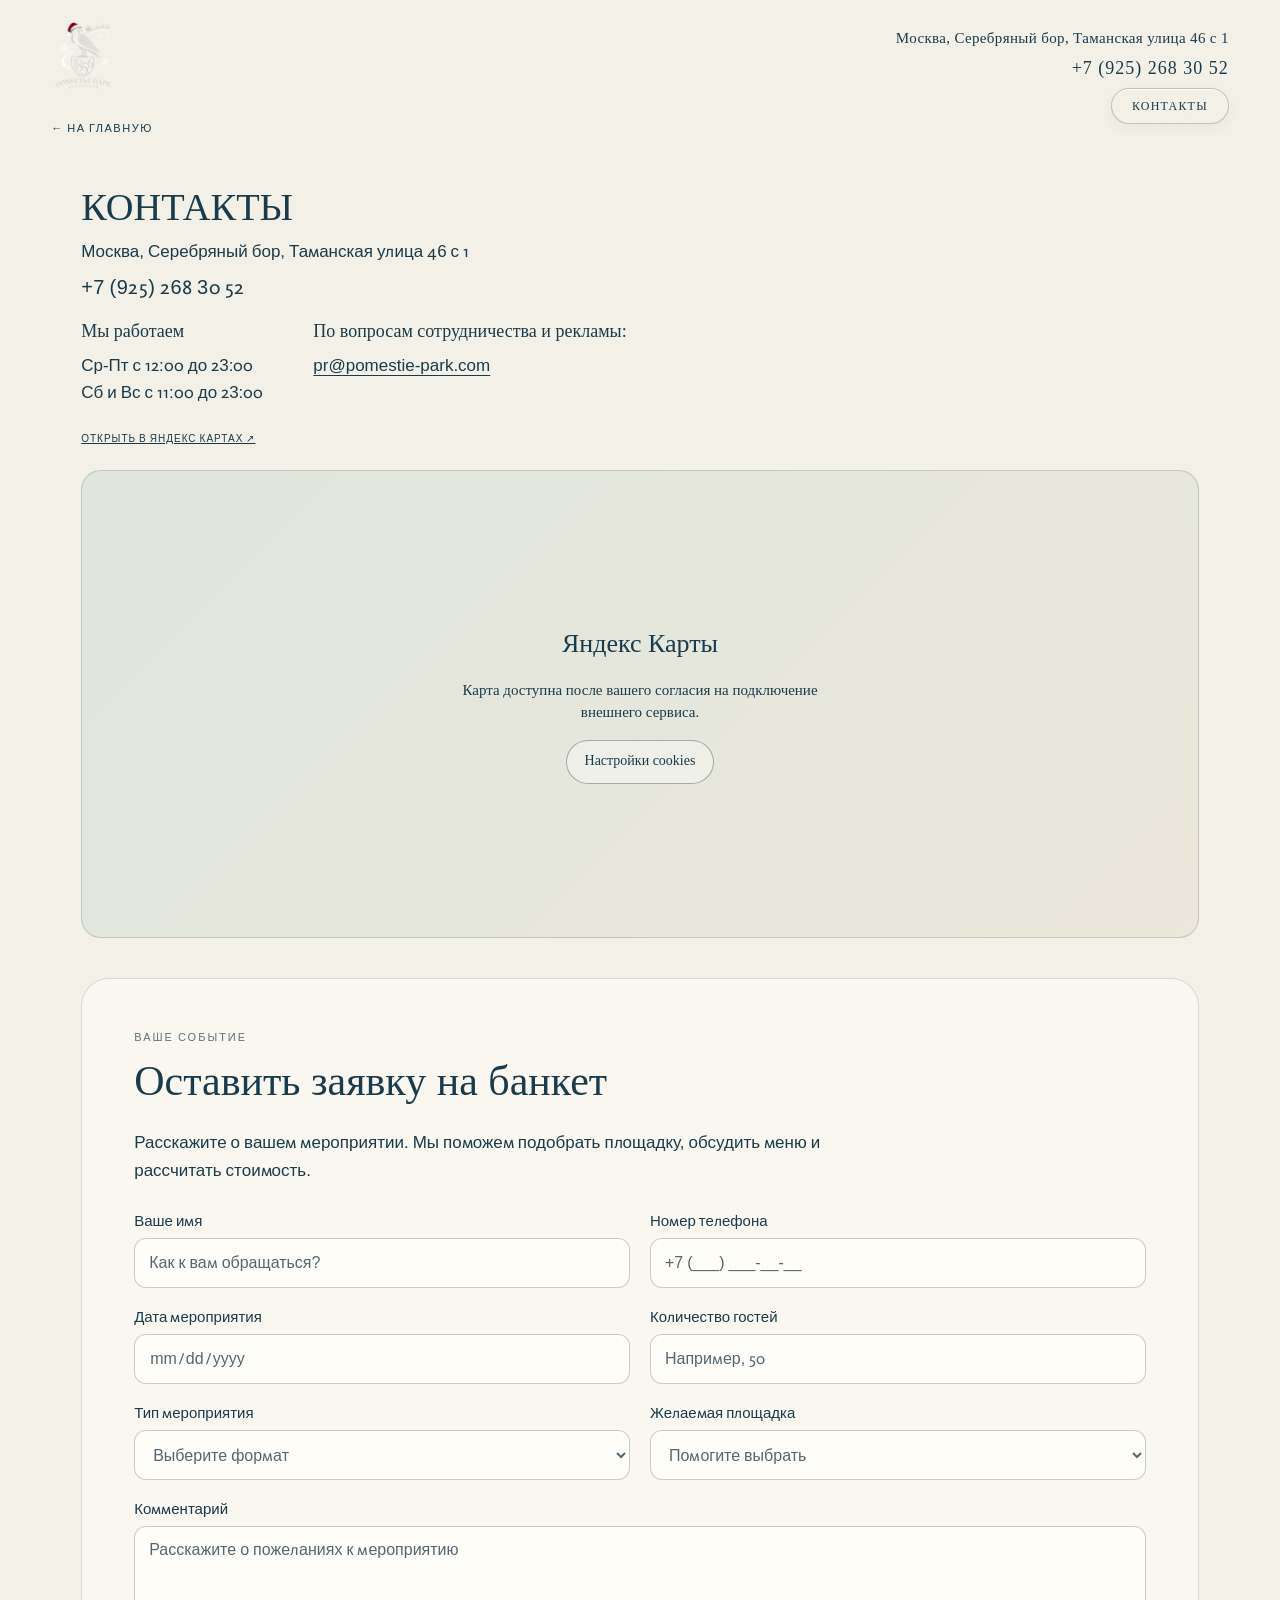
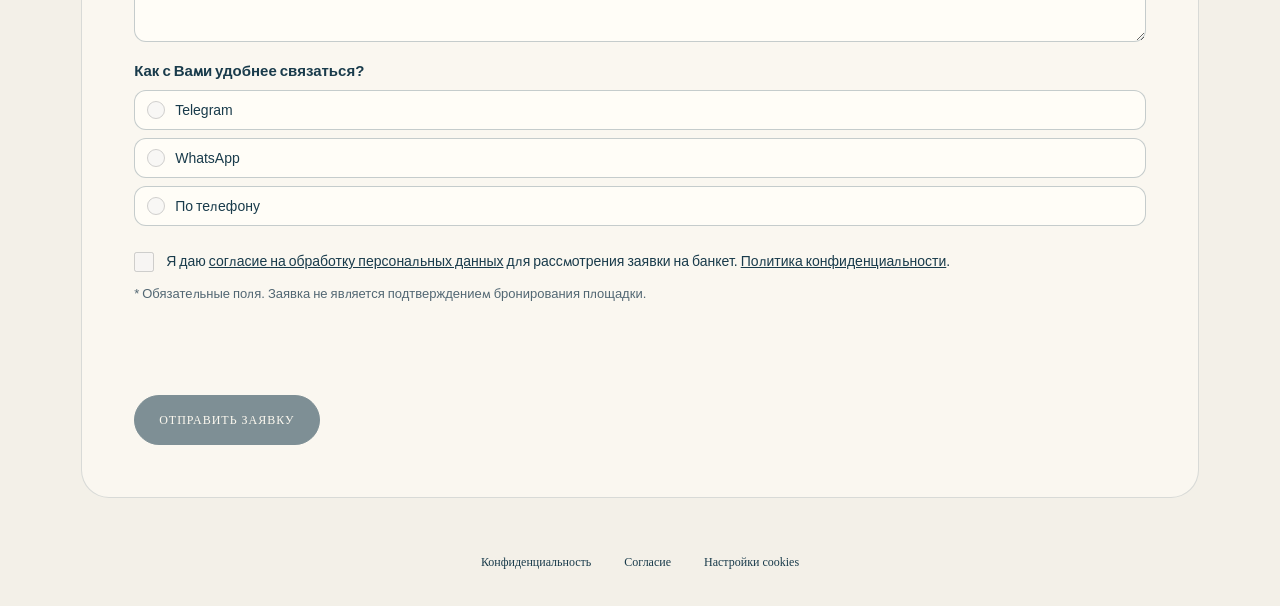
<file: contacts.html>
<!doctype html><html lang="ru"><head><meta charset="utf-8"><meta name="viewport" content="width=device-width,initial-scale=1"><meta name="theme-color" content="#22291f"><title>Контакты и адрес ресторана Поместье-Парк — Серебряный Бор</title>
<meta name="description" content="Москва, Серебряный Бор, Таманская улица, 46, стр. 1. Телефон +7 (925) 268-30-52, график работы, карта проезда и заявка на банкет.">
<link rel="canonical" href="https://pomestie-park.com/contacts.html">
<meta name="robots" content="index, follow, max-image-preview:large">
<meta property="og:type" content="website">
<meta property="og:locale" content="ru_RU">
<meta property="og:site_name" content="Поместье-Парк">
<meta property="og:title" content="Контакты и адрес ресторана Поместье-Парк — Серебряный Бор">
<meta property="og:description" content="Москва, Серебряный Бор, Таманская улица, 46, стр. 1. Телефон +7 (925) 268-30-52, график работы, карта проезда и заявка на банкет.">
<meta property="og:url" content="https://pomestie-park.com/contacts.html">
<meta property="og:image" content="https://pomestie-park.com/restaurant-golden-evening.png">
<meta name="twitter:card" content="summary_large_image">
<meta name="twitter:title" content="Контакты и адрес ресторана Поместье-Парк — Серебряный Бор">
<meta name="twitter:description" content="Москва, Серебряный Бор, Таманская улица, 46, стр. 1. Телефон +7 (925) 268-30-52, график работы, карта проезда и заявка на банкет.">
<meta name="twitter:image" content="https://pomestie-park.com/restaurant-golden-evening.png">
<script type="application/ld+json">
{
  "@context": "https://schema.org",
  "@graph": [
    {
      "@type": "Restaurant",
      "@id": "https://pomestie-park.com/#restaurant",
      "name": "Поместье-Парк",
      "url": "https://pomestie-park.com/",
      "image": [
        "https://pomestie-park.com/restaurant-golden-evening.png",
        "https://pomestie-park.com/hall-european.jpg",
        "https://pomestie-park.com/hall-panoramic.jpg"
      ],
      "description": "Клуб-ресторан в Серебряном Бору, Москва. Банкеты, площадки для мероприятий, бронирование столиков и пикники.",
      "telephone": "+7-925-268-30-52",
      "address": {
        "@type": "PostalAddress",
        "streetAddress": "Таманская улица, 46, стр. 1",
        "addressLocality": "Москва",
        "addressCountry": "RU"
      },
      "hasMap": "https://yandex.ru/maps/org/1122318591/",
      "hasMenu": "https://pomestie-park.com/menu.html",
      "acceptsReservations": "https://pomestie-park.com/booking.html"
    },
    {
      "@type": "WebSite",
      "@id": "https://pomestie-park.com/#website",
      "name": "Поместье-Парк",
      "url": "https://pomestie-park.com/",
      "inLanguage": "ru",
      "publisher": {
        "@id": "https://pomestie-park.com/#restaurant"
      }
    },
    {
      "@type": "WebPage",
      "@id": "https://pomestie-park.com/contacts.html#webpage",
      "url": "https://pomestie-park.com/contacts.html",
      "name": "Контакты и адрес ресторана Поместье-Парк — Серебряный Бор",
      "description": "Москва, Серебряный Бор, Таманская улица, 46, стр. 1. Телефон +7 (925) 268-30-52, график работы, карта проезда и заявка на банкет.",
      "inLanguage": "ru",
      "isPartOf": {
        "@id": "https://pomestie-park.com/#website"
      },
      "about": {
        "@id": "https://pomestie-park.com/#restaurant"
      }
    },
    {
      "@type": "BreadcrumbList",
      "itemListElement": [
        {
          "@type": "ListItem",
          "position": 1,
          "name": "Главная",
          "item": "https://pomestie-park.com/"
        },
        {
          "@type": "ListItem",
          "position": 2,
          "name": "Контакты и адрес ресторана Поместье-Парк",
          "item": "https://pomestie-park.com/contacts.html"
        }
      ]
    }
  ]
}
</script>
<link rel="icon" href="logo.svg"><link rel="stylesheet" href="style.css?v=20261104"><style id="header-contact-glass">
.header-contacts .header-contact-link{display:inline-flex;align-items:center;justify-content:center;min-height:36px;padding:8px 20px;border-radius:999px;border:1px solid #ffffff42;background:linear-gradient(135deg,#ffffff09,#ffffff00 46%,#ffffff04);backdrop-filter:blur(2px) saturate(110%);-webkit-backdrop-filter:blur(2px) saturate(110%);box-shadow:inset 0 1px 0 #ffffff99,inset 0 -1px 0 #ffffff30,0 4px 12px #0001;font:400 12px Georgia,"Times New Roman",serif;letter-spacing:1.2px;text-decoration:none}
.header-contacts .header-contact-link:hover{background:#ffffff18;text-decoration:none}
.on-map .header-contacts .header-contact-link{border-color:#193b4b40;box-shadow:inset 0 1px 0 #ffffffcc,0 4px 12px #193b4b0d}
@media(max-width:600px){.header-contacts .header-contact-link{font-size:10px;min-height:32px;padding:7px 16px}.back-home{top:124px}.inner-page .map-scene{padding-top:170px}}
</style><link rel="stylesheet" href="privacy.css?v=20261104-metrika2"><link rel="stylesheet" href="banquet-request.css?v=4"><style id="contacts-banquet-layout">
html:has(body.contacts-page){height:auto;overflow:auto;overscroll-behavior:auto}
body.contacts-page{height:auto;min-height:100vh;overflow:visible;overscroll-behavior:auto;background:#f3f0e8;color:#193b4b}
.contacts-page .experience{position:static;inset:auto;touch-action:auto;overflow:visible}
.contacts-page .brand,.contacts-page .header-contacts,.contacts-page .back-home{position:absolute}
.contacts-page .map-scene{position:relative;inset:auto;overflow:visible;touch-action:auto;max-width:1220px;margin:auto;padding:185px 4% 48px;gap:24px}
.contacts-page .map-scene iframe,.contacts-page .map-consent-placeholder{flex:none;width:100%;height:clamp(300px,52vh,520px);min-height:300px;border-radius:20px}
.contacts-page .banquet-request{width:100%;margin-top:16px;flex:none}
.contacts-page .banquet-request h2{font:400 clamp(28px,3.6vw,42px)/1.2 Georgia,serif;margin:0 0 22px}
.contacts-page .banquet-request .hall-eyebrow{font-size:11px;text-transform:uppercase;letter-spacing:2px;opacity:.7}
.contacts-page .banquet-lead{font-size:17px;line-height:1.65}
.contacts-page .banquet-submit{display:inline-flex;align-items:center;justify-content:center;min-height:50px;padding:15px 24px;border:1px solid #193b4b;border-radius:999px;background:#193b4b;color:#fffaf0;font:12px Georgia,serif;letter-spacing:1px}
.contacts-page .privacy-footer{position:relative;left:auto;right:auto;bottom:auto;width:auto;padding:0 5% 28px}
@media(max-width:600px){.contacts-page .map-scene{padding:185px 18px 32px;gap:18px}.contacts-page .map-scene iframe,.contacts-page .map-consent-placeholder{height:340px;min-height:260px}.contacts-page .banquet-request{margin-top:8px}}
</style></head><body class="inner-page on-map contacts-page"><main class="experience"><section class="scene active map-scene" aria-label="Контакты"><div class="map-heading"><h2>КОНТАКТЫ</h2><p>Москва, Серебряный бор, Таманская улица 46 с 1</p><p><a class="contact-phone" href="tel:+79252683052">+7 (925) 268 30 52</a></p><div class="contact-information"><div><h3>Мы работаем</h3><p>Ср-Пт с 12:00 до 23:00<br>Сб и Вс с 11:00 до 23:00</p></div><div><h3>По вопросам сотрудничества и рекламы:</h3><p><a class="contact-email" href="mailto:pr@pomestie-park.com">pr@pomestie-park.com</a></p></div></div><a href="https://yandex.ru/maps/org/1122318591/" target="_blank" rel="noopener">ОТКРЫТЬ В ЯНДЕКС КАРТАХ ↗</a></div><div class="map-consent-placeholder"><p>Яндекс Карты</p><span>Карта доступна после вашего согласия на подключение внешнего сервиса.</span><button type="button" data-cookie-settings>Настройки cookies</button></div><iframe hidden title="Поместье-Парк на Яндекс Картах" data-map-src="https://yandex.ru/map-widget/v1/?oid=1122318591&ol=biz&z=16" allowfullscreen></iframe><section id="banquet-request" class="banquet-request" aria-labelledby="banquet-request-title">
  <p class="hall-eyebrow">Ваше событие</p>
  <h2 id="banquet-request-title">Оставить заявку на банкет</h2>
  <p class="banquet-lead">Расскажите о вашем мероприятии. Мы поможем подобрать площадку, обсудить меню и рассчитать стоимость.</p>
  <form id="banquet-form" class="ym-hide-content" method="post" data-endpoint="https://pomestye-concierge-test.pomestye-santa-park.workers.dev/api/web-banquet" autocomplete="on">
    
    <fieldset id="banquet-form-fields" class="banquet-form-fields" disabled>
    <div class="banquet-fields">
      <label>Ваше имя <span aria-hidden="true">*</span><input name="name" type="text" autocomplete="given-name" required maxlength="80" placeholder="Как к вам обращаться?" class="ym-disable-keys"></label>
      <label>Номер телефона <span aria-hidden="true">*</span><input name="phone" type="tel" inputmode="tel" autocomplete="tel" required maxlength="24" placeholder="+7 (___) ___-__-__" class="ym-disable-keys"></label>
      <label>Дата мероприятия <span aria-hidden="true">*</span><input name="date" type="date" required class="ym-disable-keys"></label>
      <label>Количество гостей <span aria-hidden="true">*</span><input name="guests" type="number" inputmode="numeric" min="1" max="1000" step="1" required placeholder="Например, 50" class="ym-disable-keys"></label>
      <label>Тип мероприятия <span aria-hidden="true">*</span><select name="event_type" required><option value="" selected disabled>Выберите формат</option><option>Свадьба</option><option>День рождения / юбилей</option><option>Корпоратив</option><option>Семейное торжество</option><option>Другое</option></select></label>
      <label>Желаемая площадка<select name="hall"><option value="">Помогите выбрать</option><option value="european">Европейский</option><option value="panoramic">Панорамный</option><option value="pontoon">Понтон на воде</option></select></label>
      <label class="banquet-wide">Комментарий<textarea name="comment" rows="4" maxlength="1000" placeholder="Расскажите о пожеланиях к мероприятию" class="ym-disable-keys"></textarea></label>
    </div>
    <fieldset class="booking-contact-method"><legend>Как с Вами удобнее связаться?</legend><label><input type="radio" name="contact_method" value="telegram" required><span>Telegram</span></label><label><input type="radio" name="contact_method" value="whatsapp" required><span>WhatsApp</span></label><label><input type="radio" name="contact_method" value="phone" required><span>По телефону</span></label></fieldset>
    <label class="banquet-consent"><input name="consent" type="checkbox" value="yes" required><span>Я даю <a href="consent.html" target="_blank" rel="noopener">согласие на обработку персональных данных</a> для рассмотрения заявки на банкет. <a href="privacy.html" target="_blank" rel="noopener">Политика конфиденциальности</a>.</span></label>
    <p class="banquet-small">* Обязательные поля. Заявка не является подтверждением бронирования площадки.</p>
    <div id="banquet-challenge"></div>
    <button type="submit" class="hall-action banquet-cta banquet-submit" disabled>ОТПРАВИТЬ ЗАЯВКУ</button>
    </fieldset>
    <p id="banquet-status" role="status" aria-live="polite"></p>
    <noscript><p>Для работы формы включите JavaScript или свяжитесь с рестораном по телефону.</p></noscript>
  </form>
</section></section></main><a class="brand" href="index.html" aria-label="На главную"><img src="logo.svg" alt="Поместье-Парк"></a><div class="header-contacts"><a href="contacts.html">Москва, Серебряный бор, Таманская улица 46 с 1</a><a class="header-phone" href="contacts.html">+7 (925) 268 30 52</a><a class="header-contact-link" href="contacts.html">КОНТАКТЫ</a></div><a class="back-home" href="index.html">← НА ГЛАВНУЮ</a><dialog aria-labelledby="dialog-title"><button class="close" aria-label="Закрыть">×</button><h2 id="dialog-title"></h2><p>Раздел скоро появится.</p><button class="ok">ПОНЯТНО</button></dialog><script src="inner.js"></script><footer class="privacy-footer"><a href="privacy.html" aria-label="Политика конфиденциальности">Конфиденциальность</a><a href="consent.html">Согласие</a><button type="button" data-cookie-settings>Настройки cookies</button></footer><script src="privacy-choice.js?v=20261104-metrika2" defer></script><script src="banquet-request.js?v=5" defer></script><script src="https://challenges.cloudflare.com/turnstile/v0/api.js?onload=initBanquetTurnstile&amp;render=explicit" defer></script></body></html>
</file>
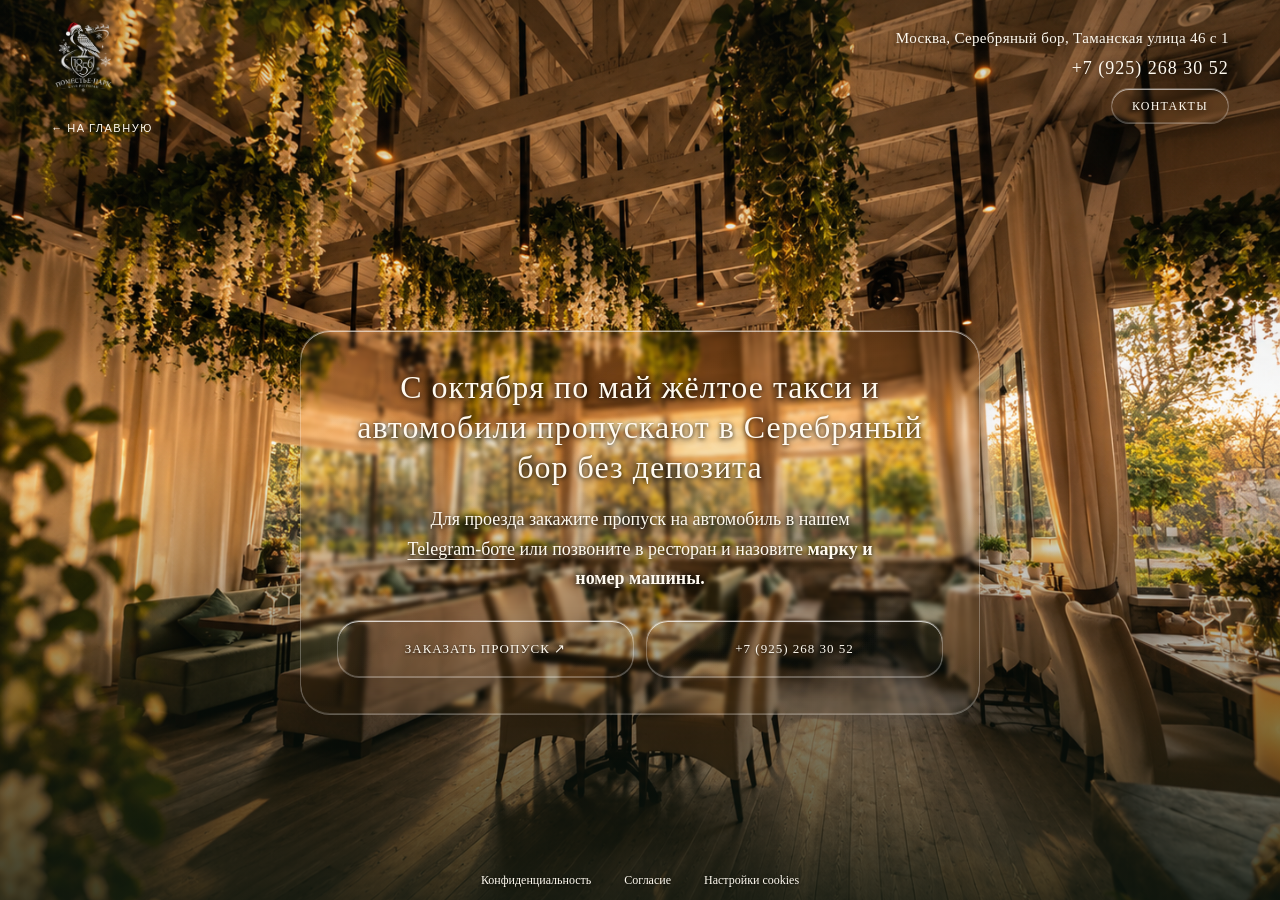
<file: deposit.html>
<!doctype html><html lang="ru"><head><meta charset="utf-8"><meta name="viewport" content="width=device-width,initial-scale=1"><meta name="theme-color" content="#22291f"><title>Автомобильный пропуск и депозит — Поместье-Парк</title>
<meta name="description" content="Как приехать в ресторан «Поместье-Парк» на автомобиле или такси: условия проезда в Серебряный Бор, оформление пропуска и контакты ресторана.">
<link rel="canonical" href="https://pomestie-park.com/deposit.html">
<meta name="robots" content="index, follow, max-image-preview:large">
<meta property="og:type" content="website">
<meta property="og:locale" content="ru_RU">
<meta property="og:site_name" content="Поместье-Парк">
<meta property="og:title" content="Автомобильный пропуск и депозит — Поместье-Парк">
<meta property="og:description" content="Как приехать в ресторан «Поместье-Парк» на автомобиле или такси: условия проезда в Серебряный Бор, оформление пропуска и контакты ресторана.">
<meta property="og:url" content="https://pomestie-park.com/deposit.html">
<meta property="og:image" content="https://pomestie-park.com/restaurant-golden-evening.png">
<meta name="twitter:card" content="summary_large_image">
<meta name="twitter:title" content="Автомобильный пропуск и депозит — Поместье-Парк">
<meta name="twitter:description" content="Как приехать в ресторан «Поместье-Парк» на автомобиле или такси: условия проезда в Серебряный Бор, оформление пропуска и контакты ресторана.">
<meta name="twitter:image" content="https://pomestie-park.com/restaurant-golden-evening.png">
<script type="application/ld+json">
{
  "@context": "https://schema.org",
  "@graph": [
    {
      "@type": "Restaurant",
      "@id": "https://pomestie-park.com/#restaurant",
      "name": "Поместье-Парк",
      "url": "https://pomestie-park.com/",
      "image": [
        "https://pomestie-park.com/restaurant-golden-evening.png",
        "https://pomestie-park.com/hall-european.jpg",
        "https://pomestie-park.com/hall-panoramic.jpg"
      ],
      "description": "Клуб-ресторан в Серебряном Бору, Москва. Банкеты, площадки для мероприятий, бронирование столиков и пикники.",
      "telephone": "+7-925-268-30-52",
      "address": {
        "@type": "PostalAddress",
        "streetAddress": "Таманская улица, 46, стр. 1",
        "addressLocality": "Москва",
        "addressCountry": "RU"
      },
      "hasMap": "https://yandex.ru/maps/org/1122318591/",
      "hasMenu": "https://pomestie-park.com/menu.html",
      "acceptsReservations": "https://pomestie-park.com/booking.html"
    },
    {
      "@type": "WebSite",
      "@id": "https://pomestie-park.com/#website",
      "name": "Поместье-Парк",
      "url": "https://pomestie-park.com/",
      "inLanguage": "ru",
      "publisher": {
        "@id": "https://pomestie-park.com/#restaurant"
      }
    },
    {
      "@type": "WebPage",
      "@id": "https://pomestie-park.com/deposit.html#webpage",
      "url": "https://pomestie-park.com/deposit.html",
      "name": "Автомобильный пропуск и депозит — Поместье-Парк",
      "description": "Как приехать в ресторан «Поместье-Парк» на автомобиле или такси: условия проезда в Серебряный Бор, оформление пропуска и контакты ресторана.",
      "inLanguage": "ru",
      "isPartOf": {
        "@id": "https://pomestie-park.com/#website"
      },
      "about": {
        "@id": "https://pomestie-park.com/#restaurant"
      }
    },
    {
      "@type": "BreadcrumbList",
      "itemListElement": [
        {
          "@type": "ListItem",
          "position": 1,
          "name": "Главная",
          "item": "https://pomestie-park.com/"
        },
        {
          "@type": "ListItem",
          "position": 2,
          "name": "Автомобильный пропуск и депозит",
          "item": "https://pomestie-park.com/deposit.html"
        }
      ]
    }
  ]
}
</script>
<link rel="icon" href="logo.svg"><link rel="stylesheet" href="style.css?v=20261104"><style>
.booking-panel{position:absolute;left:50%;bottom:9vh;transform:translateX(-50%);width:min(620px,calc(100% - 40px));padding:36px;background:#f3f0e8f2;color:#193b4b;text-align:center;border:1px solid #c8b48a;box-shadow:0 20px 60px #0003;backdrop-filter:blur(16px)}
.booking-panel h1{font:400 clamp(22px,3vw,32px)/1.25 Georgia,serif;letter-spacing:1px;margin:0 0 18px}
.booking-panel p{font-size:18px;line-height:1.55;margin:0 auto 26px;max-width:480px}
.booking-links{display:grid;grid-template-columns:1fr 1fr;gap:12px}
.booking-links a{display:flex;align-items:center;justify-content:center;min-height:58px;padding:16px 12px;background:#193b4b;color:#fffaf0;text-decoration:none;font-size:13px;letter-spacing:1px;border:1px solid #193b4b}
.booking-links a:last-child{background:transparent;color:#193b4b}
.booking-links a:hover{background:#284d5b;color:#fffaf0}
@media(max-width:600px){.booking-panel{padding:26px 20px;bottom:6vh}.booking-panel p{font-size:16px}.booking-links{grid-template-columns:1fr}}
@media(max-height:580px){.inner-page{overflow-y:auto}.experience{position:relative;min-height:720px}.booking-panel{bottom:35px}}
</style><style id="booking-glass">
.booking-panel{background:linear-gradient(135deg,#ffffff09,#ffffff00 46%,#ffffff04);color:#fffaf0;border:1px solid #ffffff42;border-radius:30px;backdrop-filter:blur(2px) saturate(110%);-webkit-backdrop-filter:blur(2px) saturate(110%);box-shadow:inset 0 1px 0 #ffffff99,inset 0 -1px 0 #ffffff30,0 12px 36px #0002;text-shadow:0 1px 4px #000b,0 2px 10px #0008}
.booking-panel p{font-family:Georgia,"Times New Roman",serif;line-height:1.65}
.booking-links a,.booking-links a:last-child{background:linear-gradient(135deg,#ffffff09,#ffffff00 46%,#ffffff04);color:#fffaf0;border:1px solid #ffffff42;border-radius:22px;backdrop-filter:blur(2px) saturate(110%);-webkit-backdrop-filter:blur(2px) saturate(110%);box-shadow:inset 0 1px 0 #ffffffbf,inset 0 -1px 0 #ffffff40,0 5px 20px #0002;font-family:Georgia,"Times New Roman",serif;font-weight:400;text-shadow:0 1px 3px #000b;transition:background .25s ease,transform .25s ease}
.booking-links a:hover{background:linear-gradient(135deg,#ffffff12,#ffffff00 50%,#ffffff08);transform:translateY(-2px)}
.booking-links a:active{transform:scale(.98)}
@media(max-width:600px){.booking-panel{border-radius:26px}.booking-links a{border-radius:20px}}
@supports not ((backdrop-filter:blur(1px)) or (-webkit-backdrop-filter:blur(1px))){.booking-panel,.booking-links a,.booking-links a:last-child{background:#ffffff08}}
</style><style id="header-contact-glass">
.header-contacts .header-contact-link{display:inline-flex;align-items:center;justify-content:center;min-height:36px;padding:8px 20px;border-radius:999px;border:1px solid #ffffff42;background:linear-gradient(135deg,#ffffff09,#ffffff00 46%,#ffffff04);backdrop-filter:blur(2px) saturate(110%);-webkit-backdrop-filter:blur(2px) saturate(110%);box-shadow:inset 0 1px 0 #ffffff99,inset 0 -1px 0 #ffffff30,0 4px 12px #0001;font:400 12px Georgia,"Times New Roman",serif;letter-spacing:1.2px;text-decoration:none}
.header-contacts .header-contact-link:hover{background:#ffffff18;text-decoration:none}
.on-map .header-contacts .header-contact-link{border-color:#193b4b40;box-shadow:inset 0 1px 0 #ffffffcc,0 4px 12px #193b4b0d}
@media(max-width:600px){.header-contacts .header-contact-link{font-size:10px;min-height:32px;padding:7px 16px}.back-home{top:124px}.inner-page .map-scene{padding-top:170px}}
</style><style>html{height:auto;overflow-y:auto}.inner-page{height:auto;min-height:100dvh;overflow:visible}.experience{position:relative;min-height:100dvh;height:auto}.experience .scene{position:relative;min-height:100dvh;display:flex;align-items:center;justify-content:center;padding:190px 20px 45px;box-sizing:border-box}.booking-panel{position:relative;left:auto;bottom:auto;transform:none;width:min(680px,100%);box-sizing:border-box}.brand,.header-contacts,.back-home{position:absolute}.booking-panel h1{font-size:clamp(23px,3vw,32px)}@media(max-width:600px){.experience .scene{padding-top:180px}.booking-panel{bottom:auto;padding:26px 20px}.booking-panel p{overflow-wrap:break-word}}</style><link rel="stylesheet" href="privacy.css?v=20261104-metrika2"></head><body class="inner-page "><main class="experience"><section class="scene active" aria-label="Депозит и проезд"><img class="photo" src="dining.png" alt="Зал ресторана в золотом свете"><div class="shade"></div><div class="booking-panel"><h1>С октября по май жёлтое такси и автомобили пропускают в Серебряный бор без депозита</h1><p>Для проезда закажите пропуск на автомобиль в нашем <a href="https://t.me/pomestye_concierge_bot" target="_blank" rel="noopener noreferrer" style="color:inherit;text-underline-offset:4px">Telegram-боте</a> или позвоните в ресторан и назовите <strong>марку и номер машины.</strong></p><div class="booking-links"><a href="https://t.me/pomestye_concierge_bot" target="_blank" rel="noopener noreferrer">ЗАКАЗАТЬ ПРОПУСК ↗</a><a href="tel:+79252683052">+7 (925) 268 30 52</a></div></div></section></main><a class="brand" href="index.html" aria-label="На главную"><img src="logo.svg" alt="Поместье-Парк"></a><div class="header-contacts"><a href="contacts.html">Москва, Серебряный бор, Таманская улица 46 с 1</a><a class="header-phone" href="contacts.html">+7 (925) 268 30 52</a><a class="header-contact-link" href="contacts.html">КОНТАКТЫ</a></div><a class="back-home" href="index.html">← НА ГЛАВНУЮ</a><footer class="privacy-footer"><a href="privacy.html" aria-label="Политика конфиденциальности">Конфиденциальность</a><a href="consent.html">Согласие</a><button type="button" data-cookie-settings>Настройки cookies</button></footer><script src="privacy-choice.js?v=20261104-metrika2" defer></script></body></html>
</file>
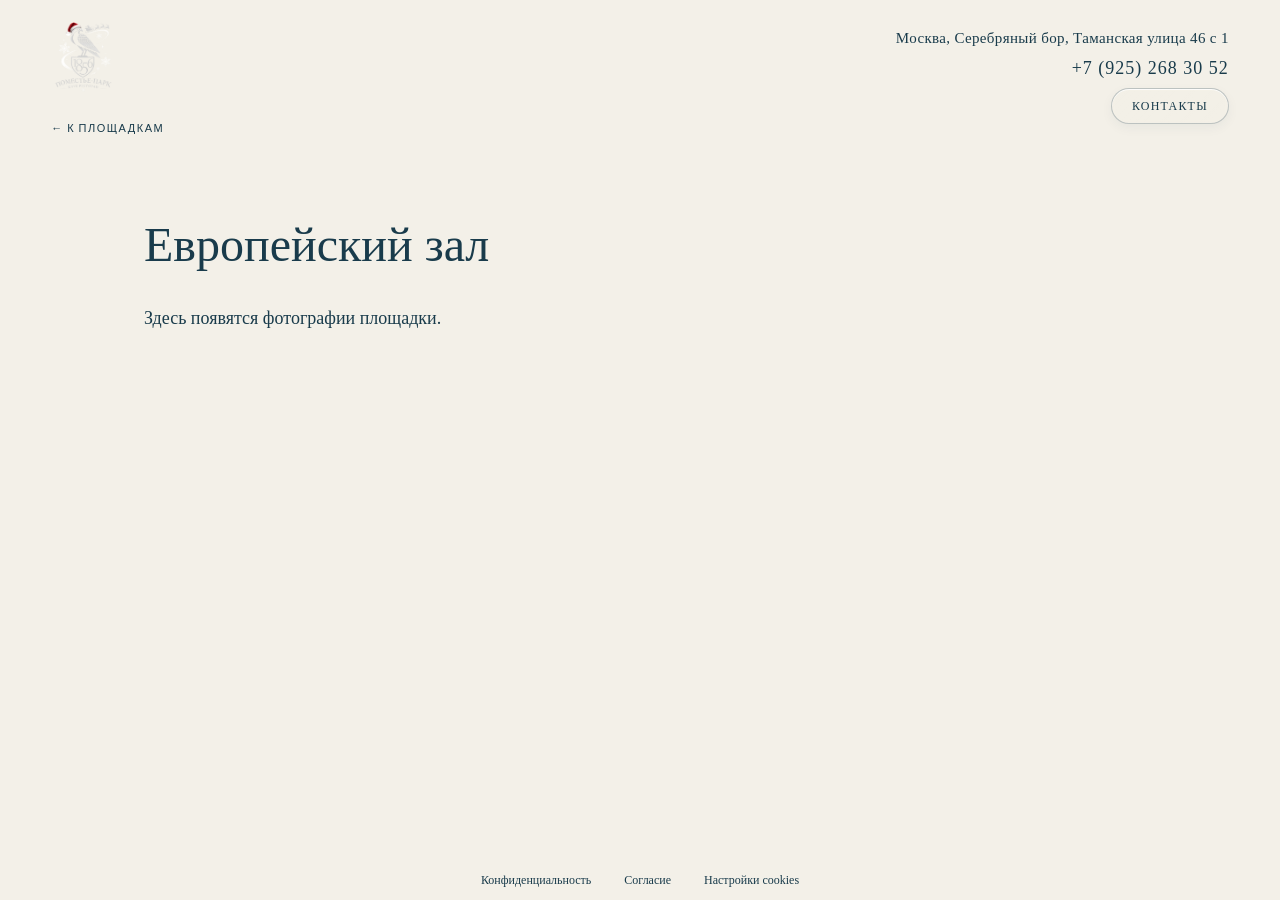
<file: european-photos.html>
<!doctype html><html lang="ru"><head><meta charset="utf-8"><meta name="viewport" content="width=device-width,initial-scale=1"><meta name="theme-color" content="#22291f"><title>Европейский зал — фотографии площадки Поместье-Парк</title>
<meta name="description" content="Раздел фотографий Европейского банкетного зала ресторана «Поместье-Парк».">
<link rel="canonical" href="https://pomestie-park.com/european-photos.html">
<meta name="robots" content="noindex, follow">
<link rel="icon" href="logo.svg"><link rel="stylesheet" href="style.css?v=20261104"><style id="header-contact-glass">
.header-contacts .header-contact-link{display:inline-flex;align-items:center;justify-content:center;min-height:36px;padding:8px 20px;border-radius:999px;border:1px solid #ffffff42;background:linear-gradient(135deg,#ffffff09,#ffffff00 46%,#ffffff04);backdrop-filter:blur(2px) saturate(110%);-webkit-backdrop-filter:blur(2px) saturate(110%);box-shadow:inset 0 1px 0 #ffffff99,inset 0 -1px 0 #ffffff30,0 4px 12px #0001;font:400 12px Georgia,"Times New Roman",serif;letter-spacing:1.2px;text-decoration:none}
.header-contacts .header-contact-link:hover{background:#ffffff18;text-decoration:none}
.on-map .header-contacts .header-contact-link{border-color:#193b4b40;box-shadow:inset 0 1px 0 #ffffffcc,0 4px 12px #193b4b0d}
@media(max-width:600px){.header-contacts .header-contact-link{font-size:10px;min-height:32px;padding:7px 16px}.back-home{top:124px}.inner-page .map-scene{padding-top:170px}}
</style>
<style>
html{height:auto;overflow-y:auto}
body.gallery-page{height:auto;overflow:visible;background:#f3f0e8;color:#193b4b}
.gallery-page .brand,.gallery-page .header-contacts,.gallery-page .back-home{position:absolute}
.gallery-main{max-width:1120px;margin:auto;min-height:70vh;padding:185px 5% 60px}
.gallery-main h1{font:400 clamp(32px,4vw,48px) Georgia,serif}
.gallery-main p{font:18px/1.6 Georgia,serif}
</style><link rel="stylesheet" href="privacy.css?v=20261104-metrika2"></head>
<body class="inner-page on-map gallery-page"><main class="gallery-main">
<h1>Европейский зал</h1><p>Здесь появятся фотографии площадки.</p>
</main><a class="brand" href="index.html" aria-label="На главную"><img src="logo.svg" alt="Поместье-Парк"></a><div class="header-contacts"><a href="contacts.html">Москва, Серебряный бор, Таманская улица 46 с 1</a><a class="header-phone" href="contacts.html">+7 (925) 268 30 52</a><a class="header-contact-link" href="contacts.html">КОНТАКТЫ</a></div><a class="back-home" href="events.html">← К ПЛОЩАДКАМ</a><footer class="privacy-footer"><a href="privacy.html" aria-label="Политика конфиденциальности">Конфиденциальность</a><a href="consent.html">Согласие</a><button type="button" data-cookie-settings>Настройки cookies</button></footer><script src="privacy-choice.js?v=20261104-metrika2" defer></script></body></html>
</file>
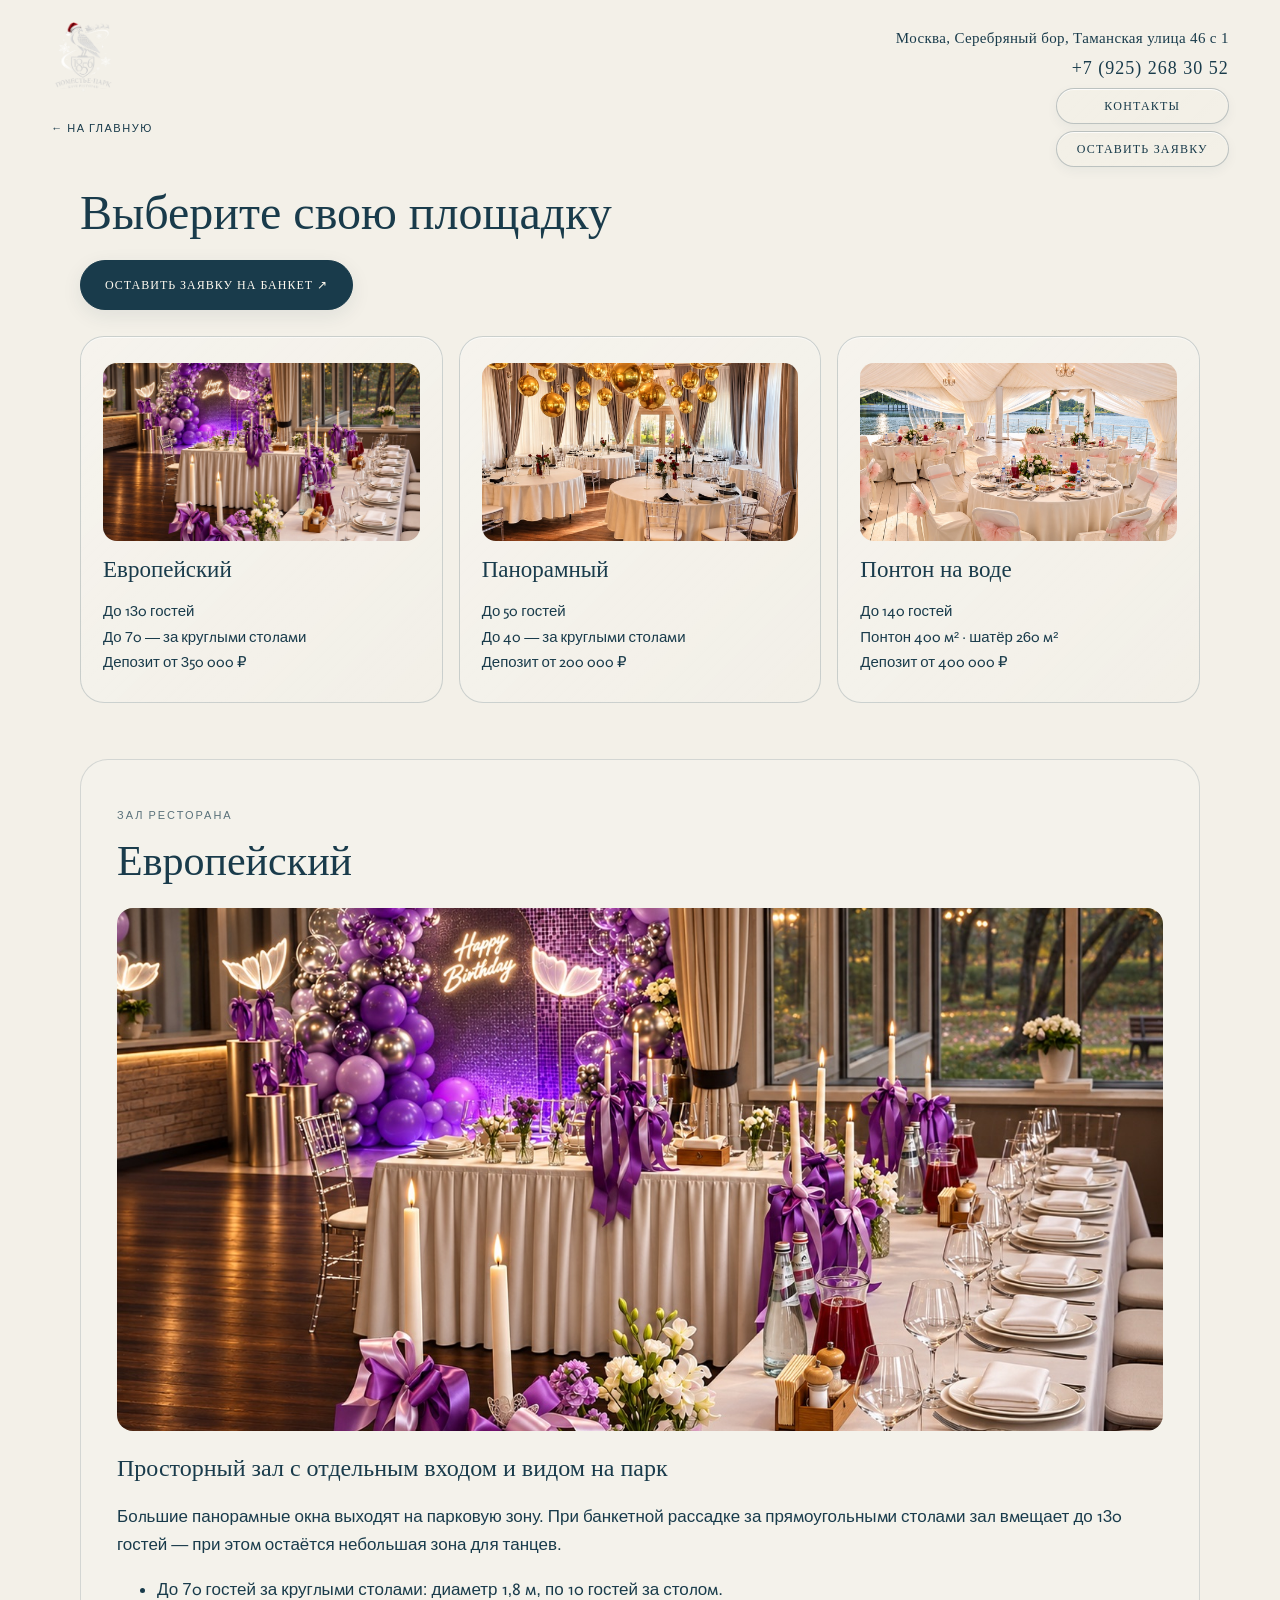
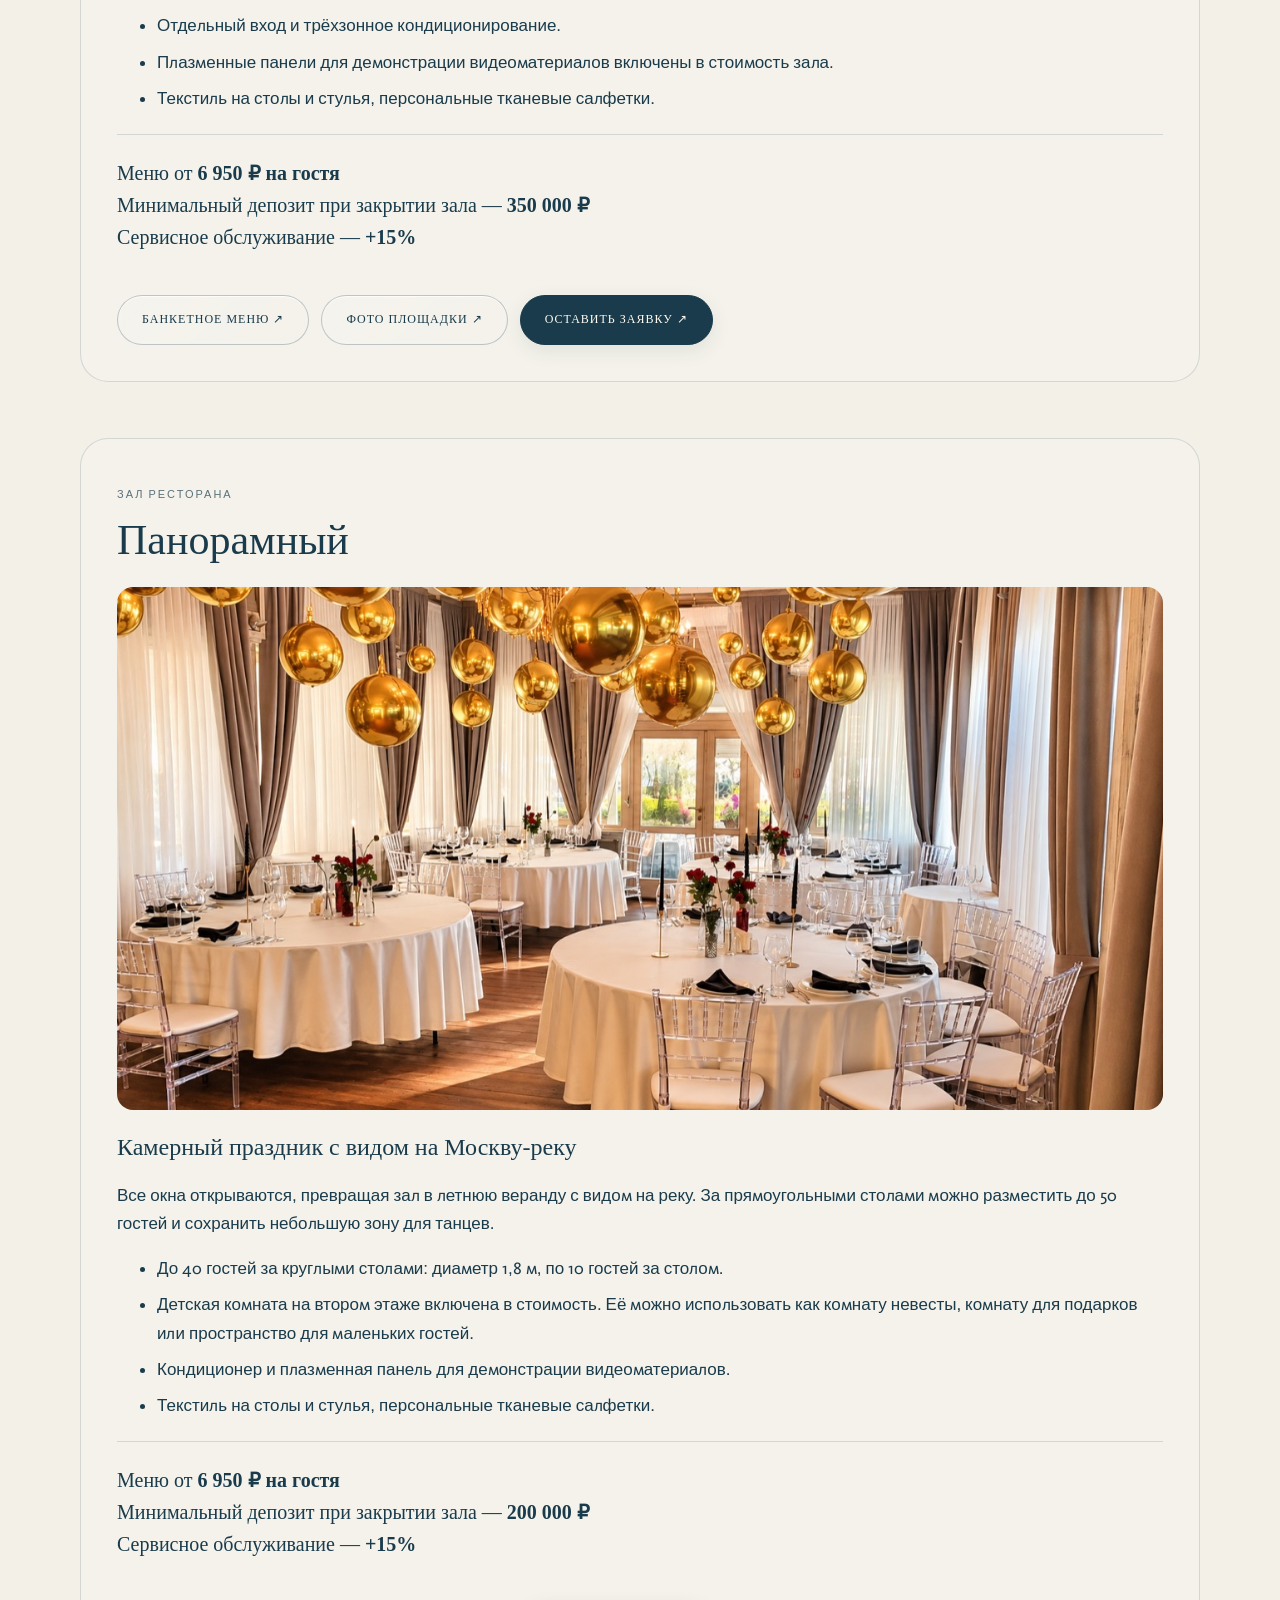
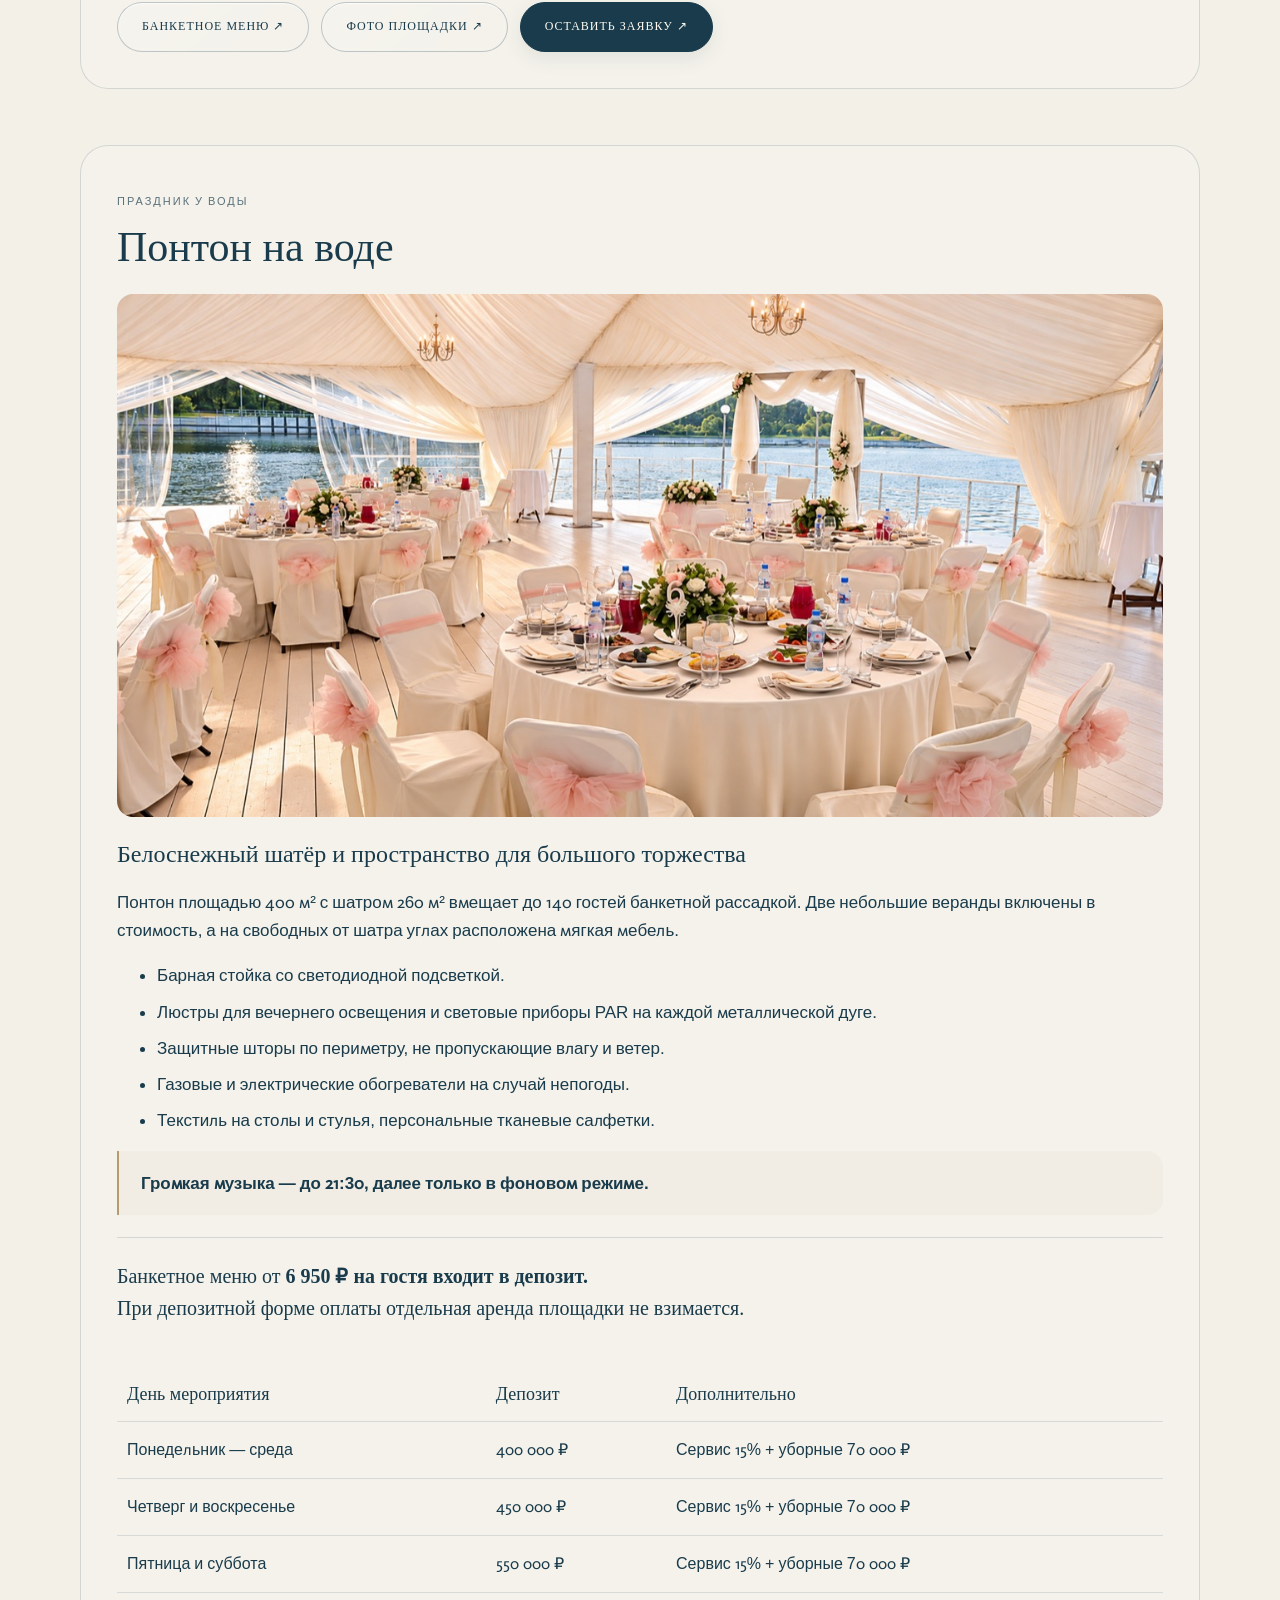
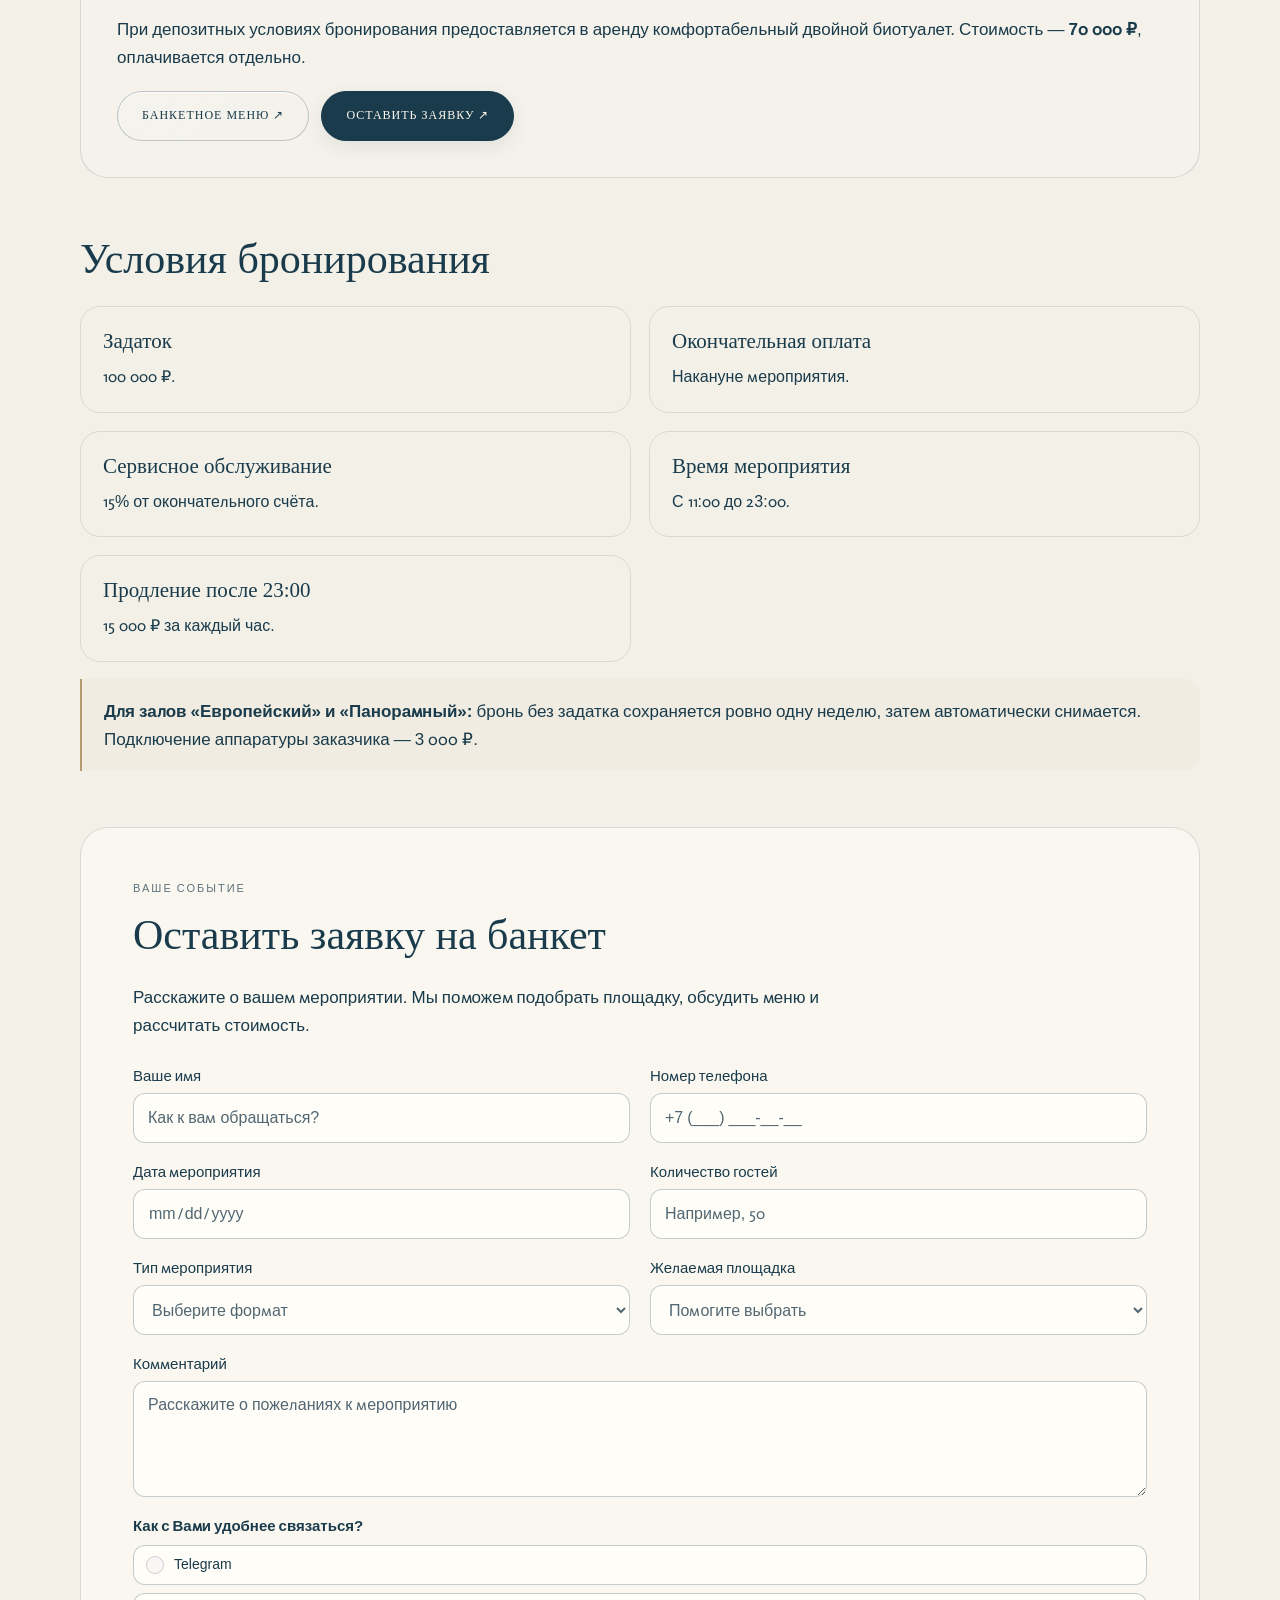
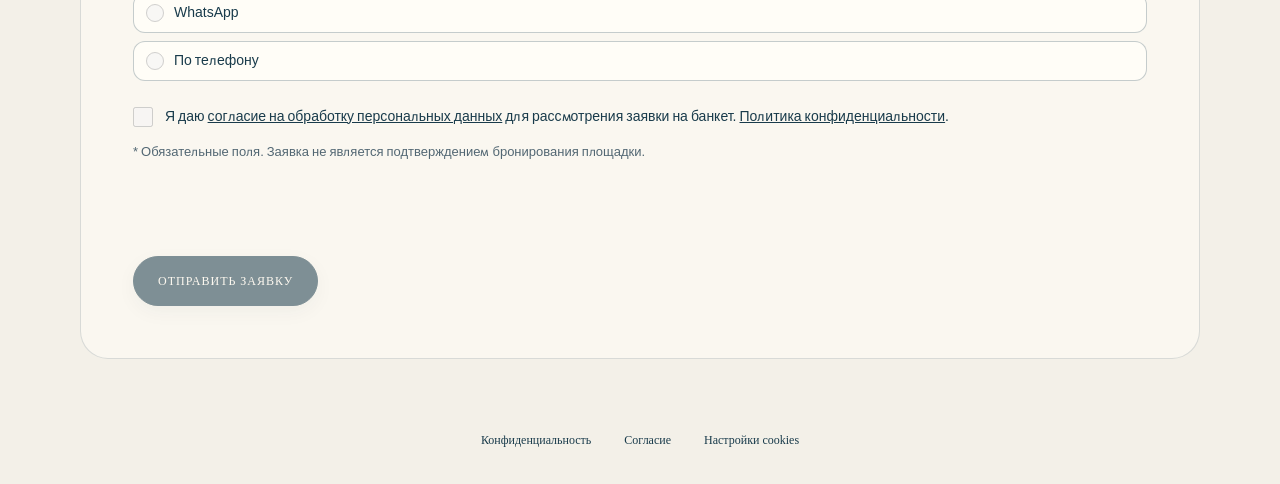
<file: events.html>
<!doctype html><html lang="ru"><head><meta charset="utf-8"><meta name="viewport" content="width=device-width,initial-scale=1"><meta name="theme-color" content="#22291f"><title>Банкеты и свадьбы в Серебряном Бору — Поместье-Парк</title>
<meta name="description" content="Банкетные залы и площадка на воде в Москве: Европейский зал до 130 гостей, Панорамный до 50, понтон до 140. Меню, условия и заявка на банкет.">
<link rel="canonical" href="https://pomestie-park.com/events.html">
<meta name="robots" content="index, follow, max-image-preview:large">
<meta property="og:type" content="website">
<meta property="og:locale" content="ru_RU">
<meta property="og:site_name" content="Поместье-Парк">
<meta property="og:title" content="Банкеты и свадьбы в Серебряном Бору — Поместье-Парк">
<meta property="og:description" content="Банкетные залы и площадка на воде в Москве: Европейский зал до 130 гостей, Панорамный до 50, понтон до 140. Меню, условия и заявка на банкет.">
<meta property="og:url" content="https://pomestie-park.com/events.html">
<meta property="og:image" content="https://pomestie-park.com/banquet-formats.jpg">
<meta name="twitter:card" content="summary_large_image">
<meta name="twitter:title" content="Банкеты и свадьбы в Серебряном Бору — Поместье-Парк">
<meta name="twitter:description" content="Банкетные залы и площадка на воде в Москве: Европейский зал до 130 гостей, Панорамный до 50, понтон до 140. Меню, условия и заявка на банкет.">
<meta name="twitter:image" content="https://pomestie-park.com/banquet-formats.jpg">
<script type="application/ld+json">
{
  "@context": "https://schema.org",
  "@graph": [
    {
      "@type": "Restaurant",
      "@id": "https://pomestie-park.com/#restaurant",
      "name": "Поместье-Парк",
      "url": "https://pomestie-park.com/",
      "image": [
        "https://pomestie-park.com/restaurant-golden-evening.png",
        "https://pomestie-park.com/hall-european.jpg",
        "https://pomestie-park.com/hall-panoramic.jpg"
      ],
      "description": "Клуб-ресторан в Серебряном Бору, Москва. Банкеты, площадки для мероприятий, бронирование столиков и пикники.",
      "telephone": "+7-925-268-30-52",
      "address": {
        "@type": "PostalAddress",
        "streetAddress": "Таманская улица, 46, стр. 1",
        "addressLocality": "Москва",
        "addressCountry": "RU"
      },
      "hasMap": "https://yandex.ru/maps/org/1122318591/",
      "hasMenu": "https://pomestie-park.com/menu.html",
      "acceptsReservations": "https://pomestie-park.com/booking.html"
    },
    {
      "@type": "WebSite",
      "@id": "https://pomestie-park.com/#website",
      "name": "Поместье-Парк",
      "url": "https://pomestie-park.com/",
      "inLanguage": "ru",
      "publisher": {
        "@id": "https://pomestie-park.com/#restaurant"
      }
    },
    {
      "@type": "WebPage",
      "@id": "https://pomestie-park.com/events.html#webpage",
      "url": "https://pomestie-park.com/events.html",
      "name": "Банкеты и свадьбы в Серебряном Бору — Поместье-Парк",
      "description": "Банкетные залы и площадка на воде в Москве: Европейский зал до 130 гостей, Панорамный до 50, понтон до 140. Меню, условия и заявка на банкет.",
      "inLanguage": "ru",
      "isPartOf": {
        "@id": "https://pomestie-park.com/#website"
      },
      "about": {
        "@id": "https://pomestie-park.com/#restaurant"
      }
    },
    {
      "@type": "BreadcrumbList",
      "itemListElement": [
        {
          "@type": "ListItem",
          "position": 1,
          "name": "Главная",
          "item": "https://pomestie-park.com/"
        },
        {
          "@type": "ListItem",
          "position": 2,
          "name": "Банкеты и свадьбы в Серебряном Бору",
          "item": "https://pomestie-park.com/events.html"
        }
      ]
    }
  ]
}
</script>
<link rel="icon" href="logo.svg"><link rel="stylesheet" href="style.css?v=20261104"><style id="header-contact-glass">
.header-contacts .header-contact-link{display:inline-flex;align-items:center;justify-content:center;min-height:36px;padding:8px 20px;border-radius:999px;border:1px solid #ffffff42;background:linear-gradient(135deg,#ffffff09,#ffffff00 46%,#ffffff04);backdrop-filter:blur(2px) saturate(110%);-webkit-backdrop-filter:blur(2px) saturate(110%);box-shadow:inset 0 1px 0 #ffffff99,inset 0 -1px 0 #ffffff30,0 4px 12px #0001;font:400 12px Georgia,"Times New Roman",serif;letter-spacing:1.2px;text-decoration:none}
.header-contacts .header-contact-link:hover{background:#ffffff18;text-decoration:none}
.on-map .header-contacts .header-contact-link{border-color:#193b4b40;box-shadow:inset 0 1px 0 #ffffffcc,0 4px 12px #193b4b0d}
@media(max-width:600px){.header-contacts .header-contact-link{font-size:10px;min-height:32px;padding:7px 16px}.back-home{top:124px}.inner-page .map-scene{padding-top:170px}}
</style><style>
html{height:auto;overflow-y:auto}body.banquet-page{height:auto;overflow:visible;background:#f3f0e8;color:#193b4b}.banquet-page .brand,.banquet-page .header-contacts,.banquet-page .back-home{position:absolute}.banquet-main{max-width:1680px;margin:auto;padding:185px 4% 65px}.banquet-main h1{font:400 clamp(30px,4vw,48px) Georgia,serif;margin:0 0 32px}.banquet-cards{display:grid;grid-template-columns:repeat(4,minmax(0,1fr));gap:14px}.banquet-card{aspect-ratio:2/3;background-image:url('banquet-formats.jpg');background-size:400% 100%;background-repeat:no-repeat;margin:0}.banquet-card:nth-child(1){background-position:0% center}.banquet-card:nth-child(2){background-position:33.333% center}.banquet-card:nth-child(3){background-position:66.667% center}.banquet-card:nth-child(4){background-position:100% center}@media(max-width:800px){.banquet-cards{grid-template-columns:repeat(2,minmax(0,1fr));gap:10px}}@media(max-width:480px){.banquet-main{padding:185px 18px 40px}.banquet-cards{grid-template-columns:1fr}}
</style><style id="banquet-details-style">
.banquet-details{max-width:1120px;margin:0 auto}.banquet-details section:first-child{margin-top:0}.banquet-details section{margin-top:56px;scroll-margin-top:24px}.banquet-details h2{font:400 clamp(28px,3.6vw,42px)/1.2 Georgia,serif;margin:0 0 22px}.banquet-details h3{font:400 24px/1.3 Georgia,serif;margin:0 0 18px}.banquet-details p,.banquet-details li{font-size:17px;line-height:1.65}.banquet-details li{margin:8px 0}.hall-summary{display:grid;grid-template-columns:repeat(3,minmax(0,1fr));gap:16px}.hall-summary a{padding:26px 22px;border:1px solid #193b4b30;border-radius:24px;text-decoration:none;color:inherit;background:linear-gradient(135deg,#ffffff40,#ffffff05);box-shadow:inset 0 1px 0 #fff9}.hall-summary img{display:block;width:100%;aspect-ratio:16/9;object-fit:cover;border-radius:14px;margin-bottom:16px}.hall-summary strong{display:block;font:23px Georgia,serif;margin-bottom:16px}.hall-summary span{display:block;line-height:1.7;font-size:15px}.hall-block{padding:36px;border:1px solid #193b4b26;border-radius:28px;background:#ffffff22}.hall-block-photo{display:block;width:100%;height:auto;aspect-ratio:2/1;object-fit:cover;border-radius:16px;margin-bottom:22px}.hall-eyebrow{font-size:11px!important;text-transform:uppercase;letter-spacing:2px;opacity:.7}.hall-price{padding:22px 0;margin-top:22px;border-top:1px solid #193b4b26;font:20px/1.6 Georgia,serif}.hall-actions{display:flex;flex-wrap:wrap;gap:12px;margin-top:20px}.hall-action{display:inline-flex;align-items:center;justify-content:center;min-height:50px;padding:15px 24px;border:1px solid #193b4b40;border-radius:999px;background:linear-gradient(135deg,#ffffff25,#ffffff00);box-shadow:inset 0 1px 0 #ffffffbb;backdrop-filter:blur(2px);color:inherit;text-decoration:none;font:12px Georgia,serif;letter-spacing:1px}.hall-action:hover{background:#ffffff55}.hall-table{width:100%;border-collapse:collapse;margin:22px 0}.hall-table th,.hall-table td{padding:16px 10px;border-bottom:1px solid #193b4b22;text-align:left;line-height:1.5;vertical-align:top}.hall-table th{font:18px Georgia,serif}.hall-note{padding:18px 22px;border-left:2px solid #b49b70;background:#e8e0d44d;border-radius:0 16px 16px 0}.hall-terms{display:grid;grid-template-columns:1fr 1fr;gap:18px}.hall-terms div{padding:22px;border:1px solid #193b4b20;border-radius:20px}.hall-terms dt{font:21px Georgia,serif;margin-bottom:10px}.hall-terms dd{margin:0;line-height:1.6}.hall-contact{padding:40px;background:#193b4b;color:#fffaf0;border-radius:28px}.hall-contact .hall-action{border-color:#ffffff55}.hall-contact p{max-width:740px}
@media(max-width:700px){.banquet-details{margin-top:40px}.hall-summary,.hall-terms{grid-template-columns:1fr}.hall-block,.hall-contact{padding:26px 20px}.hall-table th,.hall-table td{font-size:13px;padding:12px 6px}.hall-actions{flex-direction:column}.hall-price{font-size:18px}}
</style><link rel="stylesheet" href="privacy.css?v=20261104-metrika2"><script>
history.scrollRestoration = "manual";
if (location.hash && location.hash !== "#banquet-request") {
  history.replaceState(history.state, "", location.pathname + location.search);
}
</script><link rel="stylesheet" href="banquet-request.css?v=4"><link rel="stylesheet" href="header-request.css?v=1"></head><body class="inner-page on-map banquet-page"><main class="banquet-main"><div class="banquet-details">
<section aria-labelledby="choose-hall"><h1 id="choose-hall">Выберите свою площадку</h1><div class="banquet-top-action"><a class="hall-action banquet-cta" href="#banquet-request">ОСТАВИТЬ ЗАЯВКУ НА БАНКЕТ ↗</a></div><div class="hall-summary"><a href="#european"><img src="hall-european.jpg?v=238529d8" alt="" loading="lazy"><strong>Европейский</strong><span>До 130 гостей</span><span>До 70 — за круглыми столами</span><span>Депозит от 350 000 ₽</span></a><a href="#panoramic"><img src="hall-panoramic.jpg?v=c13fd5fb" alt="" loading="lazy"><strong>Панорамный</strong><span>До 50 гостей</span><span>До 40 — за круглыми столами</span><span>Депозит от 200 000 ₽</span></a><a href="#pontoon"><img src="hall-pontoon.jpg?v=5a0fe0ef" alt="" loading="lazy"><strong>Понтон на воде</strong><span>До 140 гостей</span><span>Понтон 400 м² · шатёр 260 м²</span><span>Депозит от 400 000 ₽</span></a></div></section>
<section class="hall-block" id="european"><p class="hall-eyebrow">Зал ресторана</p><h2>Европейский</h2><img class="hall-block-photo" src="hall-european.jpg?v=238529d8" alt="Банкетная сервировка и фиолетовая фотозона" loading="lazy"><h3>Просторный зал с отдельным входом и видом на парк</h3><p>Большие панорамные окна выходят на парковую зону. При банкетной рассадке за прямоугольными столами зал вмещает до 130 гостей — при этом остаётся небольшая зона для танцев.</p><ul><li>До 70 гостей за круглыми столами: диаметр 1,8 м, по 10 гостей за столом.</li><li>Отдельный вход и трёхзонное кондиционирование.</li><li>Плазменные панели для демонстрации видеоматериалов включены в стоимость зала.</li><li>Текстиль на столы и стулья, персональные тканевые салфетки.</li></ul><div class="hall-price">Меню от <strong>6 950 ₽ на гостя</strong><br>Минимальный депозит при закрытии зала — <strong>350 000 ₽</strong><br>Сервисное обслуживание — <strong>+15%</strong></div><div class="hall-actions"><a class="hall-action" href="banquet-menu.html">БАНКЕТНОЕ МЕНЮ ↗</a><a class="hall-action" href="european-photos.html">ФОТО ПЛОЩАДКИ ↗</a><a class="hall-action banquet-cta" href="#banquet-request" data-banquet-hall="european">ОСТАВИТЬ ЗАЯВКУ ↗</a></div></section>
<section class="hall-block" id="panoramic"><p class="hall-eyebrow">Зал ресторана</p><h2>Панорамный</h2><img class="hall-block-photo" src="hall-panoramic.jpg?v=c13fd5fb" alt="Круглые столы у панорамных окон" loading="lazy"><h3>Камерный праздник с видом на Москву-реку</h3><p>Все окна открываются, превращая зал в летнюю веранду с видом на реку. За прямоугольными столами можно разместить до 50 гостей и сохранить небольшую зону для танцев.</p><ul><li>До 40 гостей за круглыми столами: диаметр 1,8 м, по 10 гостей за столом.</li><li>Детская комната на втором этаже включена в стоимость. Её можно использовать как комнату невесты, комнату для подарков или пространство для маленьких гостей.</li><li>Кондиционер и плазменная панель для демонстрации видеоматериалов.</li><li>Текстиль на столы и стулья, персональные тканевые салфетки.</li></ul><div class="hall-price">Меню от <strong>6 950 ₽ на гостя</strong><br>Минимальный депозит при закрытии зала — <strong>200 000 ₽</strong><br>Сервисное обслуживание — <strong>+15%</strong></div><div class="hall-actions"><a class="hall-action" href="banquet-menu.html">БАНКЕТНОЕ МЕНЮ ↗</a><a class="hall-action" href="panoramic-photos.html">ФОТО ПЛОЩАДКИ ↗</a><a class="hall-action banquet-cta" href="#banquet-request" data-banquet-hall="panoramic">ОСТАВИТЬ ЗАЯВКУ ↗</a></div></section>
<section class="hall-block" id="pontoon"><p class="hall-eyebrow">Праздник у воды</p><h2>Понтон на воде</h2><img class="hall-block-photo" src="hall-pontoon.jpg?v=5a0fe0ef" alt="Свадебная сервировка под шатром у воды" loading="lazy"><h3>Белоснежный шатёр и пространство для большого торжества</h3><p>Понтон площадью 400 м² с шатром 260 м² вмещает до 140 гостей банкетной рассадкой. Две небольшие веранды включены в стоимость, а на свободных от шатра углах расположена мягкая мебель.</p><ul><li>Барная стойка со светодиодной подсветкой.</li><li>Люстры для вечернего освещения и световые приборы PAR на каждой металлической дуге.</li><li>Защитные шторы по периметру, не пропускающие влагу и ветер.</li><li>Газовые и электрические обогреватели на случай непогоды.</li><li>Текстиль на столы и стулья, персональные тканевые салфетки.</li></ul><p class="hall-note"><strong>Громкая музыка — до 21:30, далее только в фоновом режиме.</strong></p><div class="hall-price">Банкетное меню от <strong>6 950 ₽ на гостя входит в депозит.</strong><br>При депозитной форме оплаты отдельная аренда площадки не взимается.</div><table class="hall-table"><thead><tr><th scope="col">День мероприятия</th><th scope="col">Депозит</th><th scope="col">Дополнительно</th></tr></thead><tbody><tr><td>Понедельник — среда</td><td>400 000 ₽</td><td>Сервис 15% + уборные 70 000 ₽</td></tr><tr><td>Четверг и воскресенье</td><td>450 000 ₽</td><td>Сервис 15% + уборные 70 000 ₽</td></tr><tr><td>Пятница и суббота</td><td>550 000 ₽</td><td>Сервис 15% + уборные 70 000 ₽</td></tr></tbody></table><p>При депозитных условиях бронирования предоставляется в аренду комфортабельный двойной биотуалет. Стоимость — <strong>70 000 ₽</strong>, оплачивается отдельно.</p><div class="hall-actions"><a class="hall-action" href="banquet-menu.html">БАНКЕТНОЕ МЕНЮ ↗</a><a class="hall-action banquet-cta" href="#banquet-request" data-banquet-hall="pontoon">ОСТАВИТЬ ЗАЯВКУ ↗</a></div></section>
<section><h2>Условия бронирования</h2><dl class="hall-terms"><div><dt>Задаток</dt><dd>100 000 ₽.</dd></div><div><dt>Окончательная оплата</dt><dd>Накануне мероприятия.</dd></div><div><dt>Сервисное обслуживание</dt><dd>15% от окончательного счёта.</dd></div><div><dt>Время мероприятия</dt><dd>С 11:00 до 23:00.</dd></div><div><dt>Продление после 23:00</dt><dd>15 000 ₽ за каждый час.</dd></div></dl><p class="hall-note"><strong>Для залов «Европейский» и «Панорамный»:</strong> бронь без задатка сохраняется ровно одну неделю, затем автоматически снимается. Подключение аппаратуры заказчика — 3 000 ₽.</p></section>
<section id="banquet-request" class="banquet-request" aria-labelledby="banquet-request-title">
  <p class="hall-eyebrow">Ваше событие</p>
  <h2 id="banquet-request-title">Оставить заявку на банкет</h2>
  <p class="banquet-lead">Расскажите о вашем мероприятии. Мы поможем подобрать площадку, обсудить меню и рассчитать стоимость.</p>
  <form id="banquet-form" class="ym-hide-content" method="post" data-endpoint="https://pomestye-concierge-test.pomestye-santa-park.workers.dev/api/web-banquet" autocomplete="on">
    
    <fieldset id="banquet-form-fields" class="banquet-form-fields" disabled>
    <div class="banquet-fields">
      <label>Ваше имя <span aria-hidden="true">*</span><input name="name" type="text" autocomplete="given-name" required maxlength="80" placeholder="Как к вам обращаться?" class="ym-disable-keys"></label>
      <label>Номер телефона <span aria-hidden="true">*</span><input name="phone" type="tel" inputmode="tel" autocomplete="tel" required maxlength="24" placeholder="+7 (___) ___-__-__" class="ym-disable-keys"></label>
      <label>Дата мероприятия <span aria-hidden="true">*</span><input name="date" type="date" required class="ym-disable-keys"></label>
      <label>Количество гостей <span aria-hidden="true">*</span><input name="guests" type="number" inputmode="numeric" min="1" max="1000" step="1" required placeholder="Например, 50" class="ym-disable-keys"></label>
      <label>Тип мероприятия <span aria-hidden="true">*</span><select name="event_type" required><option value="" selected disabled>Выберите формат</option><option>Свадьба</option><option>День рождения / юбилей</option><option>Корпоратив</option><option>Семейное торжество</option><option>Другое</option></select></label>
      <label>Желаемая площадка<select name="hall"><option value="">Помогите выбрать</option><option value="european">Европейский</option><option value="panoramic">Панорамный</option><option value="pontoon">Понтон на воде</option></select></label>
      <label class="banquet-wide">Комментарий<textarea name="comment" rows="4" maxlength="1000" placeholder="Расскажите о пожеланиях к мероприятию" class="ym-disable-keys"></textarea></label>
    </div>
    <fieldset class="booking-contact-method"><legend>Как с Вами удобнее связаться?</legend><label><input type="radio" name="contact_method" value="telegram" required><span>Telegram</span></label><label><input type="radio" name="contact_method" value="whatsapp" required><span>WhatsApp</span></label><label><input type="radio" name="contact_method" value="phone" required><span>По телефону</span></label></fieldset>
    <label class="banquet-consent"><input name="consent" type="checkbox" value="yes" required><span>Я даю <a href="consent.html" target="_blank" rel="noopener">согласие на обработку персональных данных</a> для рассмотрения заявки на банкет. <a href="privacy.html" target="_blank" rel="noopener">Политика конфиденциальности</a>.</span></label>
    <p class="banquet-small">* Обязательные поля. Заявка не является подтверждением бронирования площадки.</p>
    <div id="banquet-challenge"></div>
    <button type="submit" class="hall-action banquet-cta banquet-submit" disabled>ОТПРАВИТЬ ЗАЯВКУ</button>
    </fieldset>
    <p id="banquet-status" role="status" aria-live="polite"></p>
    <noscript><p>Для работы формы включите JavaScript или свяжитесь с рестораном по телефону.</p></noscript>
  </form>
</section>

</div></main><a class="brand" href="index.html" aria-label="На главную"><img src="logo.svg" alt="Поместье-Парк"></a><div class="header-contacts"><a href="contacts.html">Москва, Серебряный бор, Таманская улица 46 с 1</a><a class="header-phone" href="contacts.html">+7 (925) 268 30 52</a><div class="header-action-stack"><a class="header-contact-link" href="contacts.html">КОНТАКТЫ</a><a class="header-contact-link header-request-link" href="#banquet-request">ОСТАВИТЬ ЗАЯВКУ</a></div></div><a class="back-home" href="index.html">← НА ГЛАВНУЮ</a><footer class="privacy-footer"><a href="privacy.html" aria-label="Политика конфиденциальности">Конфиденциальность</a><a href="consent.html">Согласие</a><button type="button" data-cookie-settings>Настройки cookies</button></footer><script src="privacy-choice.js?v=20261104-metrika2" defer></script><script src="banquet-request.js?v=5" defer></script><script src="https://challenges.cloudflare.com/turnstile/v0/api.js?onload=initBanquetTurnstile&amp;render=explicit" defer></script></body></html>
</file>
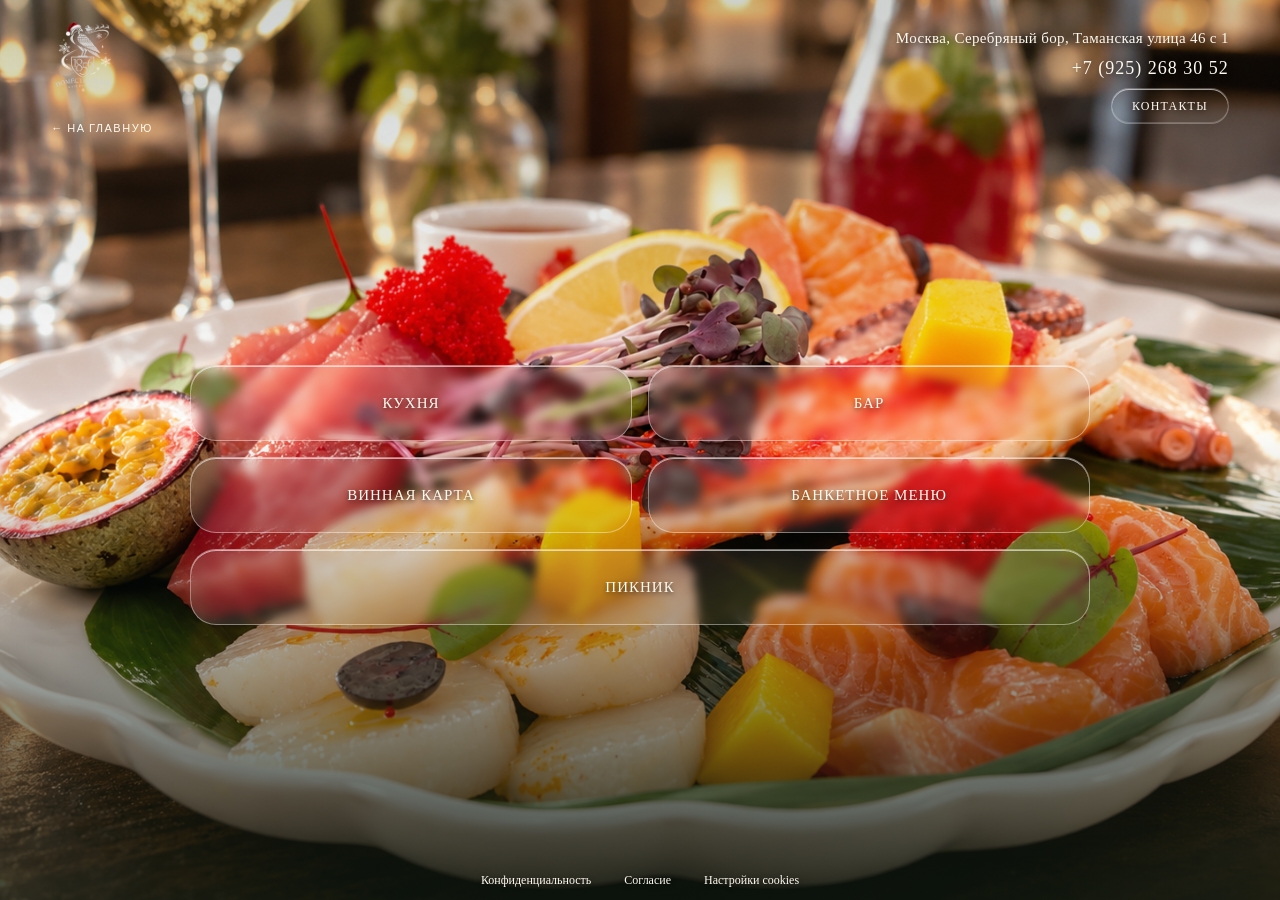
<file: menu.html>
<!doctype html><html lang="ru"><head><meta charset="utf-8"><meta name="viewport" content="width=device-width,initial-scale=1"><meta name="theme-color" content="#22291f"><title>Меню ресторана Поместье-Парк — кухня, бар и винная карта</title>
<meta name="description" content="Меню клуба-ресторана «Поместье-Парк» в Серебряном Бору: кухня, бар, винная карта, банкетное меню и пикники под ключ. Меню и цены.">
<link rel="canonical" href="https://pomestie-park.com/menu.html">
<meta name="robots" content="index, follow, max-image-preview:large">
<meta property="og:type" content="website">
<meta property="og:locale" content="ru_RU">
<meta property="og:site_name" content="Поместье-Парк">
<meta property="og:title" content="Меню ресторана Поместье-Парк — кухня, бар и винная карта">
<meta property="og:description" content="Меню клуба-ресторана «Поместье-Парк» в Серебряном Бору: кухня, бар, винная карта, банкетное меню и пикники под ключ. Меню и цены.">
<meta property="og:url" content="https://pomestie-park.com/menu.html">
<meta property="og:image" content="https://pomestie-park.com/menu-seafood.png">
<meta name="twitter:card" content="summary_large_image">
<meta name="twitter:title" content="Меню ресторана Поместье-Парк — кухня, бар и винная карта">
<meta name="twitter:description" content="Меню клуба-ресторана «Поместье-Парк» в Серебряном Бору: кухня, бар, винная карта, банкетное меню и пикники под ключ. Меню и цены.">
<meta name="twitter:image" content="https://pomestie-park.com/menu-seafood.png">
<script type="application/ld+json">
{
  "@context": "https://schema.org",
  "@graph": [
    {
      "@type": "Restaurant",
      "@id": "https://pomestie-park.com/#restaurant",
      "name": "Поместье-Парк",
      "url": "https://pomestie-park.com/",
      "image": [
        "https://pomestie-park.com/restaurant-golden-evening.png",
        "https://pomestie-park.com/hall-european.jpg",
        "https://pomestie-park.com/hall-panoramic.jpg"
      ],
      "description": "Клуб-ресторан в Серебряном Бору, Москва. Банкеты, площадки для мероприятий, бронирование столиков и пикники.",
      "telephone": "+7-925-268-30-52",
      "address": {
        "@type": "PostalAddress",
        "streetAddress": "Таманская улица, 46, стр. 1",
        "addressLocality": "Москва",
        "addressCountry": "RU"
      },
      "hasMap": "https://yandex.ru/maps/org/1122318591/",
      "hasMenu": "https://pomestie-park.com/menu.html",
      "acceptsReservations": "https://pomestie-park.com/booking.html"
    },
    {
      "@type": "WebSite",
      "@id": "https://pomestie-park.com/#website",
      "name": "Поместье-Парк",
      "url": "https://pomestie-park.com/",
      "inLanguage": "ru",
      "publisher": {
        "@id": "https://pomestie-park.com/#restaurant"
      }
    },
    {
      "@type": "WebPage",
      "@id": "https://pomestie-park.com/menu.html#webpage",
      "url": "https://pomestie-park.com/menu.html",
      "name": "Меню ресторана Поместье-Парк — кухня, бар и винная карта",
      "description": "Меню клуба-ресторана «Поместье-Парк» в Серебряном Бору: кухня, бар, винная карта, банкетное меню и пикники под ключ. Меню и цены.",
      "inLanguage": "ru",
      "isPartOf": {
        "@id": "https://pomestie-park.com/#website"
      },
      "about": {
        "@id": "https://pomestie-park.com/#restaurant"
      }
    },
    {
      "@type": "BreadcrumbList",
      "itemListElement": [
        {
          "@type": "ListItem",
          "position": 1,
          "name": "Главная",
          "item": "https://pomestie-park.com/"
        },
        {
          "@type": "ListItem",
          "position": 2,
          "name": "Меню ресторана Поместье-Парк",
          "item": "https://pomestie-park.com/menu.html"
        }
      ]
    }
  ]
}
</script>
<link rel="icon" href="logo.svg"><link rel="stylesheet" href="style.css?v=20261104"><style id="header-contact-glass">
.header-contacts .header-contact-link{display:inline-flex;align-items:center;justify-content:center;min-height:36px;padding:8px 20px;border-radius:999px;border:1px solid #ffffff42;background:linear-gradient(135deg,#ffffff09,#ffffff00 46%,#ffffff04);backdrop-filter:blur(2px) saturate(110%);-webkit-backdrop-filter:blur(2px) saturate(110%);box-shadow:inset 0 1px 0 #ffffff99,inset 0 -1px 0 #ffffff30,0 4px 12px #0001;font:400 12px Georgia,"Times New Roman",serif;letter-spacing:1.2px;text-decoration:none}
.header-contacts .header-contact-link:hover{background:#ffffff18;text-decoration:none}
.on-map .header-contacts .header-contact-link{border-color:#193b4b40;box-shadow:inset 0 1px 0 #ffffffcc,0 4px 12px #193b4b0d}
@media(max-width:600px){.header-contacts .header-contact-link{font-size:10px;min-height:32px;padding:7px 16px}.back-home{top:124px}.inner-page .map-scene{padding-top:170px}}
</style><style>.menu-navigation{position:absolute;z-index:3;left:50%;top:55%;transform:translate(-50%,-50%);display:grid;grid-template-columns:repeat(2,minmax(0,1fr));gap:16px;width:min(900px,calc(100% - 40px))}.menu-navigation>*{display:flex;align-items:center;justify-content:center;min-height:76px;padding:20px 14px;border:1px solid #ffffff66;border-radius:26px;background:linear-gradient(135deg,#ffffff20,#ffffff06);backdrop-filter:blur(5px);color:#fffaf0;font:400 15px Georgia,serif;letter-spacing:1px;text-decoration:none;text-align:center;text-shadow:0 2px 5px #0009;box-shadow:inset 0 1px 0 #ffffff99}.menu-navigation button:disabled{opacity:.55;cursor:default}.menu-navigation a:hover{background:#ffffff30}@media(max-width:600px){.menu-navigation{grid-template-columns:1fr;top:58%;max-width:360px}.menu-navigation>*{min-height:64px;font-size:14px}}</style><link rel="stylesheet" href="privacy.css?v=20261104-metrika2"><style>.menu-navigation .menu-picnic{grid-column:1/-1}@media(max-width:600px){.menu-navigation{gap:10px;top:56%}.menu-navigation>*{min-height:48px;padding:12px 14px}}@media(max-height:540px){.menu-navigation{gap:8px;top:59%}.menu-navigation>*{min-height:34px;padding:8px 12px;font-size:12px}}</style></head><body class="inner-page "><main class="experience"><section class="scene active menu-scene" id="menu" aria-label="Меню">
<img class="photo" src="menu-seafood.png" alt="Ассорти рыбы и морепродуктов"><div class="shade"></div>
<nav class="menu-navigation" aria-label="Виды меню"><a href="kitchen-menu.pdf" target="_blank" rel="noopener">КУХНЯ</a><a href="bar-menu.pdf" target="_blank" rel="noopener">БАР</a><a href="wine-menu.pdf" target="_blank" rel="noopener">ВИННАЯ КАРТА</a><a href="banquet-menu.html">БАНКЕТНОЕ МЕНЮ</a><a class="menu-picnic" href="picnic.html">ПИКНИК</a></nav></section></main><a class="brand" href="index.html" aria-label="На главную"><img src="logo.svg" alt="Поместье-Парк"></a><div class="header-contacts"><a href="contacts.html">Москва, Серебряный бор, Таманская улица 46 с 1</a><a class="header-phone" href="contacts.html">+7 (925) 268 30 52</a><a class="header-contact-link" href="contacts.html">КОНТАКТЫ</a></div><a class="back-home" href="index.html">← НА ГЛАВНУЮ</a><dialog aria-labelledby="dialog-title"><button class="close" aria-label="Закрыть">×</button><h2 id="dialog-title"></h2><p>Раздел скоро появится.</p><button class="ok">ПОНЯТНО</button></dialog><script src="inner.js"></script><footer class="privacy-footer"><a href="privacy.html" aria-label="Политика конфиденциальности">Конфиденциальность</a><a href="consent.html">Согласие</a><button type="button" data-cookie-settings>Настройки cookies</button></footer><script src="privacy-choice.js?v=20261104-metrika2" defer></script></body></html>
</file>
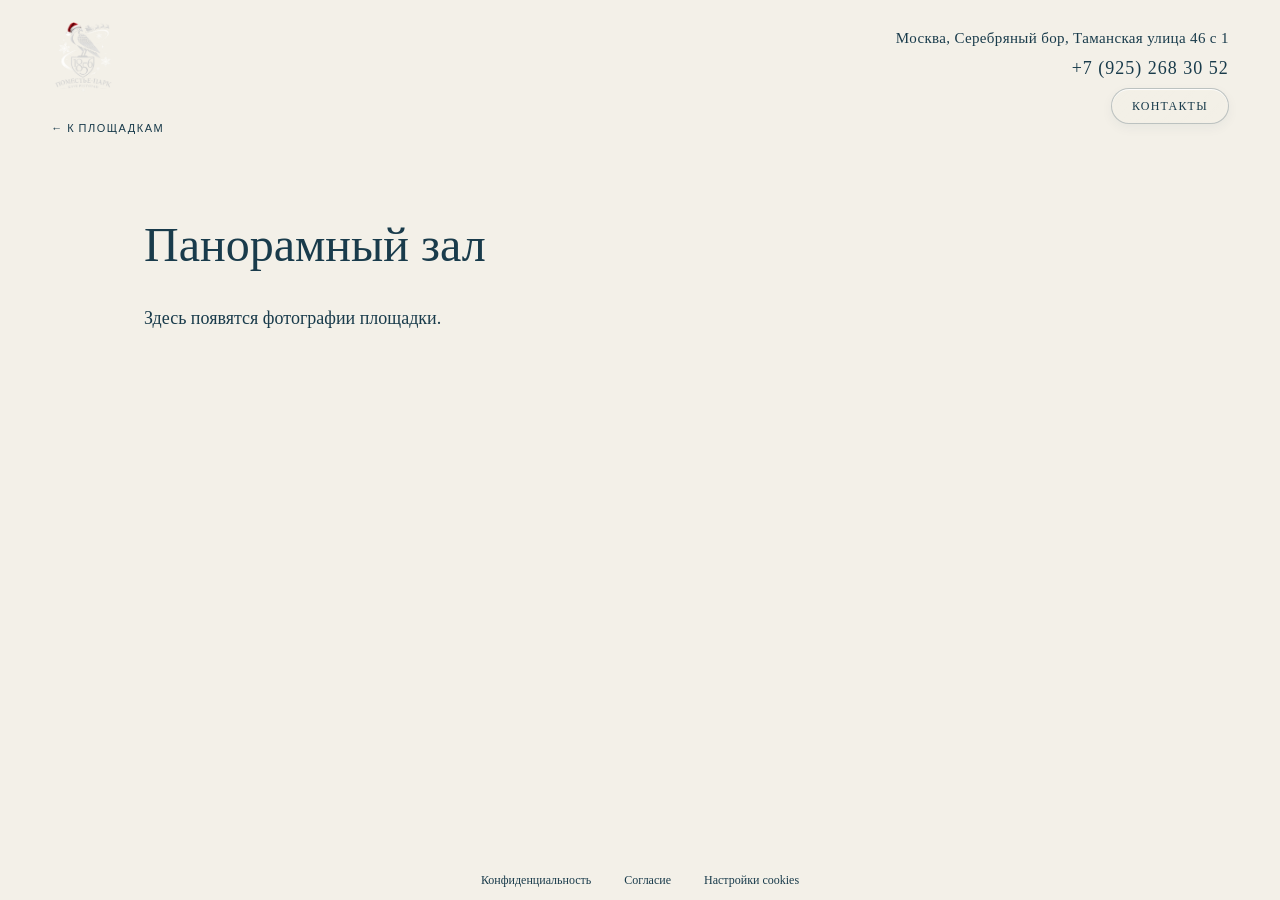
<file: panoramic-photos.html>
<!doctype html><html lang="ru"><head><meta charset="utf-8"><meta name="viewport" content="width=device-width,initial-scale=1"><meta name="theme-color" content="#22291f"><title>Панорамный зал — фотографии площадки Поместье-Парк</title>
<meta name="description" content="Раздел фотографий Панорамного банкетного зала ресторана «Поместье-Парк».">
<link rel="canonical" href="https://pomestie-park.com/panoramic-photos.html">
<meta name="robots" content="noindex, follow">
<link rel="icon" href="logo.svg"><link rel="stylesheet" href="style.css?v=20261104"><style id="header-contact-glass">
.header-contacts .header-contact-link{display:inline-flex;align-items:center;justify-content:center;min-height:36px;padding:8px 20px;border-radius:999px;border:1px solid #ffffff42;background:linear-gradient(135deg,#ffffff09,#ffffff00 46%,#ffffff04);backdrop-filter:blur(2px) saturate(110%);-webkit-backdrop-filter:blur(2px) saturate(110%);box-shadow:inset 0 1px 0 #ffffff99,inset 0 -1px 0 #ffffff30,0 4px 12px #0001;font:400 12px Georgia,"Times New Roman",serif;letter-spacing:1.2px;text-decoration:none}
.header-contacts .header-contact-link:hover{background:#ffffff18;text-decoration:none}
.on-map .header-contacts .header-contact-link{border-color:#193b4b40;box-shadow:inset 0 1px 0 #ffffffcc,0 4px 12px #193b4b0d}
@media(max-width:600px){.header-contacts .header-contact-link{font-size:10px;min-height:32px;padding:7px 16px}.back-home{top:124px}.inner-page .map-scene{padding-top:170px}}
</style>
<style>
html{height:auto;overflow-y:auto}
body.gallery-page{height:auto;overflow:visible;background:#f3f0e8;color:#193b4b}
.gallery-page .brand,.gallery-page .header-contacts,.gallery-page .back-home{position:absolute}
.gallery-main{max-width:1120px;margin:auto;min-height:70vh;padding:185px 5% 60px}
.gallery-main h1{font:400 clamp(32px,4vw,48px) Georgia,serif}
.gallery-main p{font:18px/1.6 Georgia,serif}
</style><link rel="stylesheet" href="privacy.css?v=20261104-metrika2"></head>
<body class="inner-page on-map gallery-page"><main class="gallery-main">
<h1>Панорамный зал</h1><p>Здесь появятся фотографии площадки.</p>
</main><a class="brand" href="index.html" aria-label="На главную"><img src="logo.svg" alt="Поместье-Парк"></a><div class="header-contacts"><a href="contacts.html">Москва, Серебряный бор, Таманская улица 46 с 1</a><a class="header-phone" href="contacts.html">+7 (925) 268 30 52</a><a class="header-contact-link" href="contacts.html">КОНТАКТЫ</a></div><a class="back-home" href="events.html">← К ПЛОЩАДКАМ</a><footer class="privacy-footer"><a href="privacy.html" aria-label="Политика конфиденциальности">Конфиденциальность</a><a href="consent.html">Согласие</a><button type="button" data-cookie-settings>Настройки cookies</button></footer><script src="privacy-choice.js?v=20261104-metrika2" defer></script></body></html>
</file>
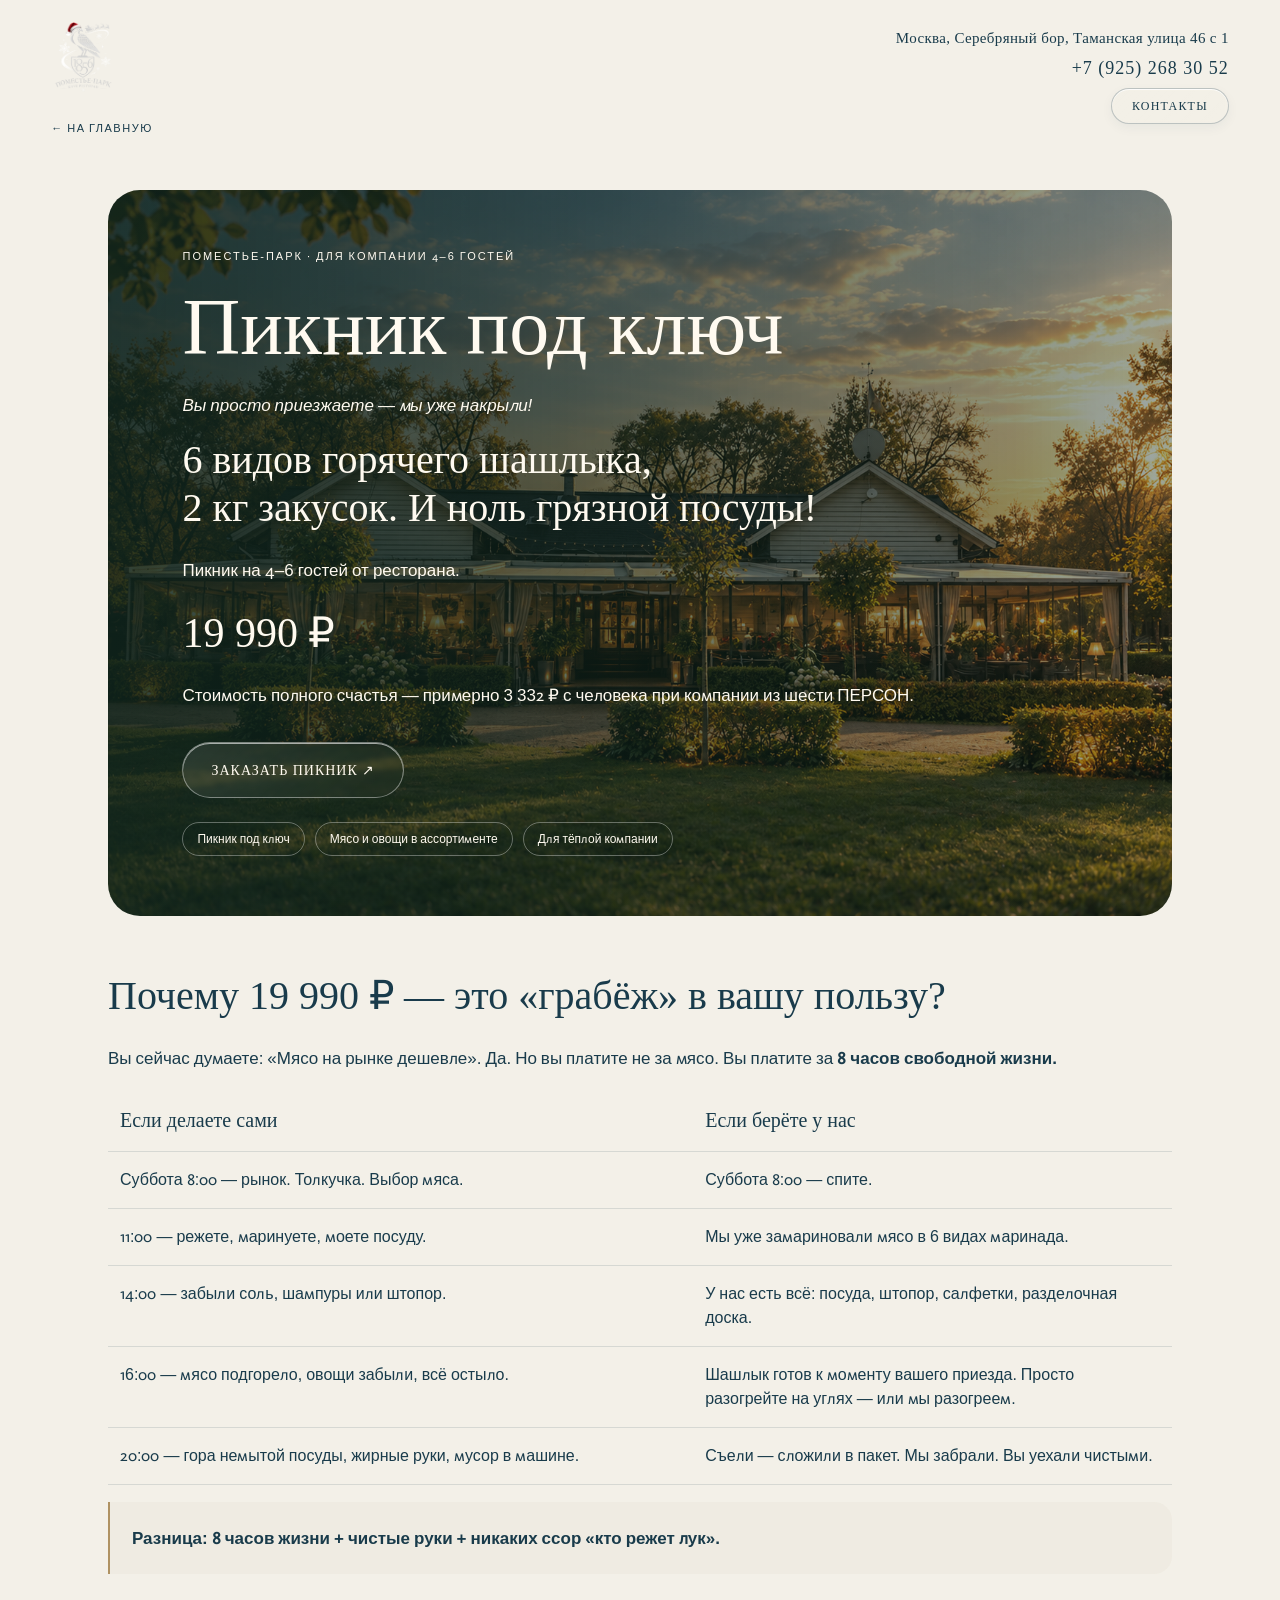
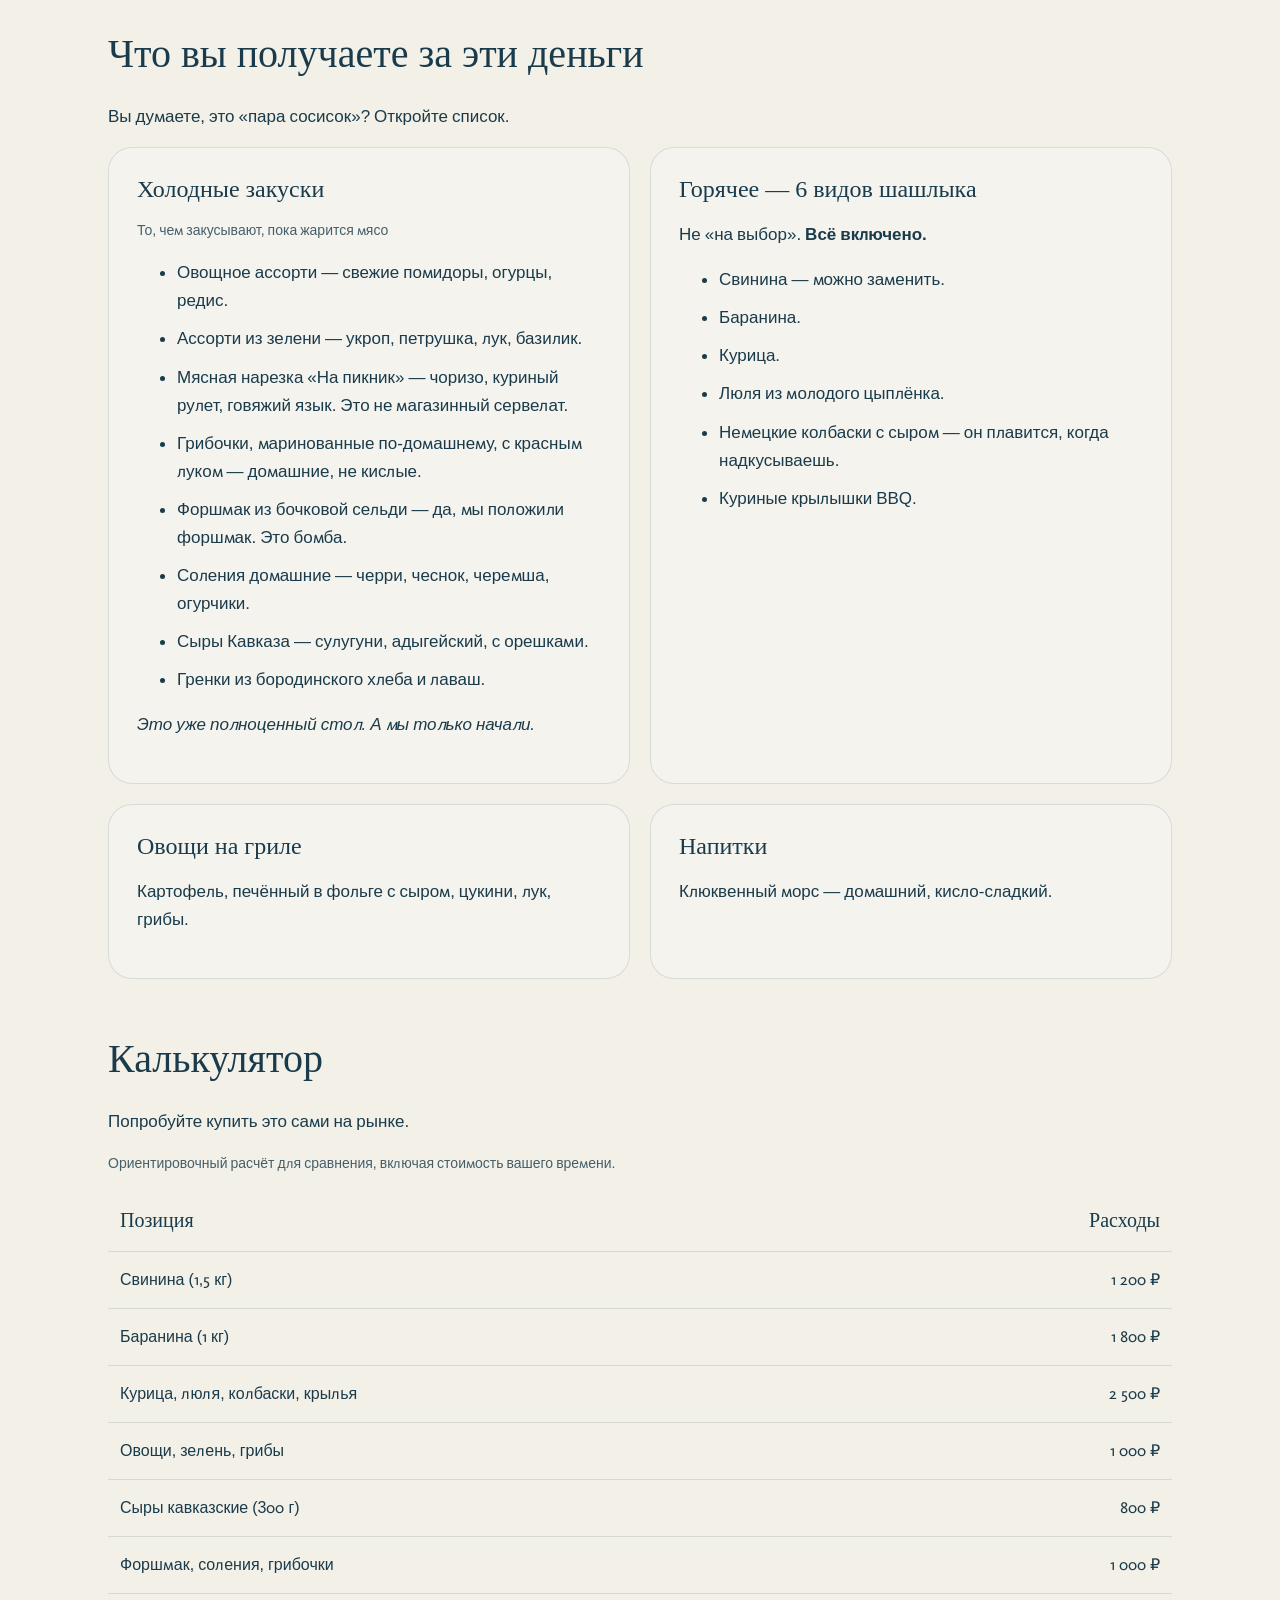
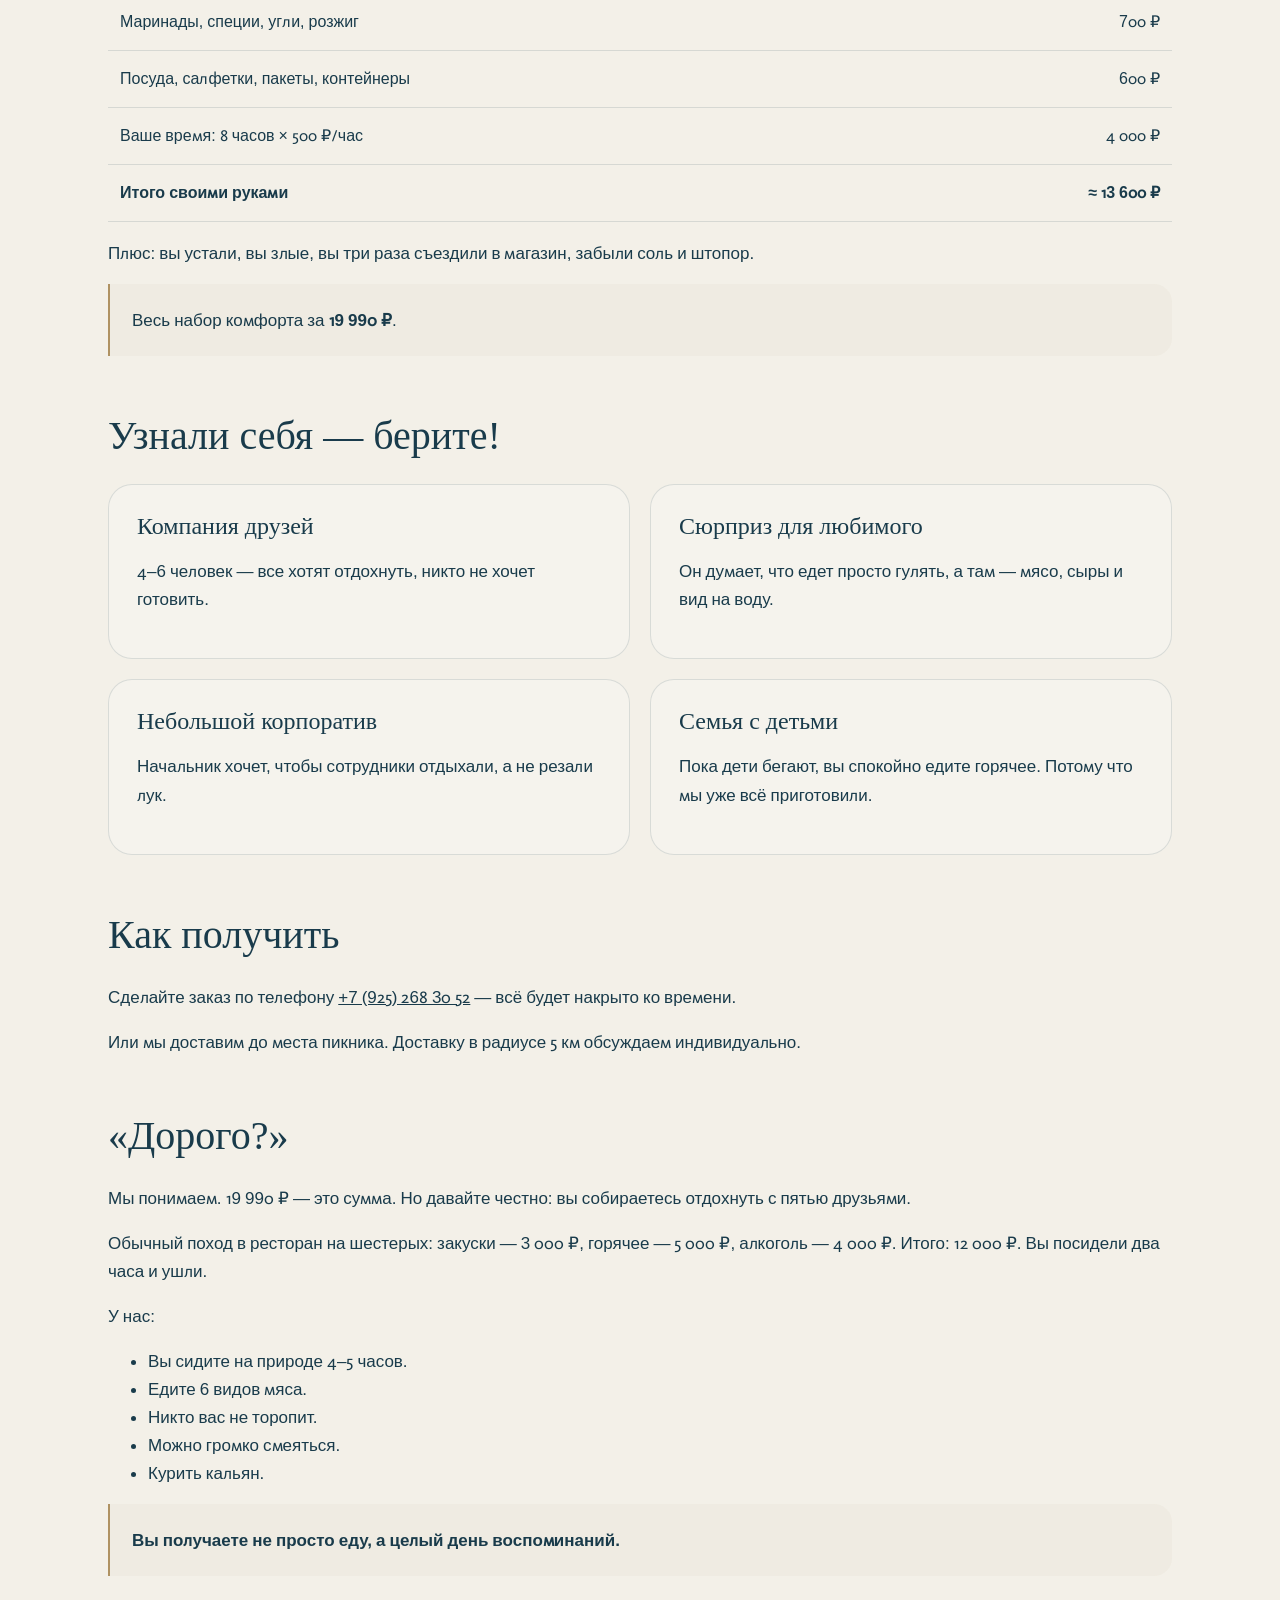
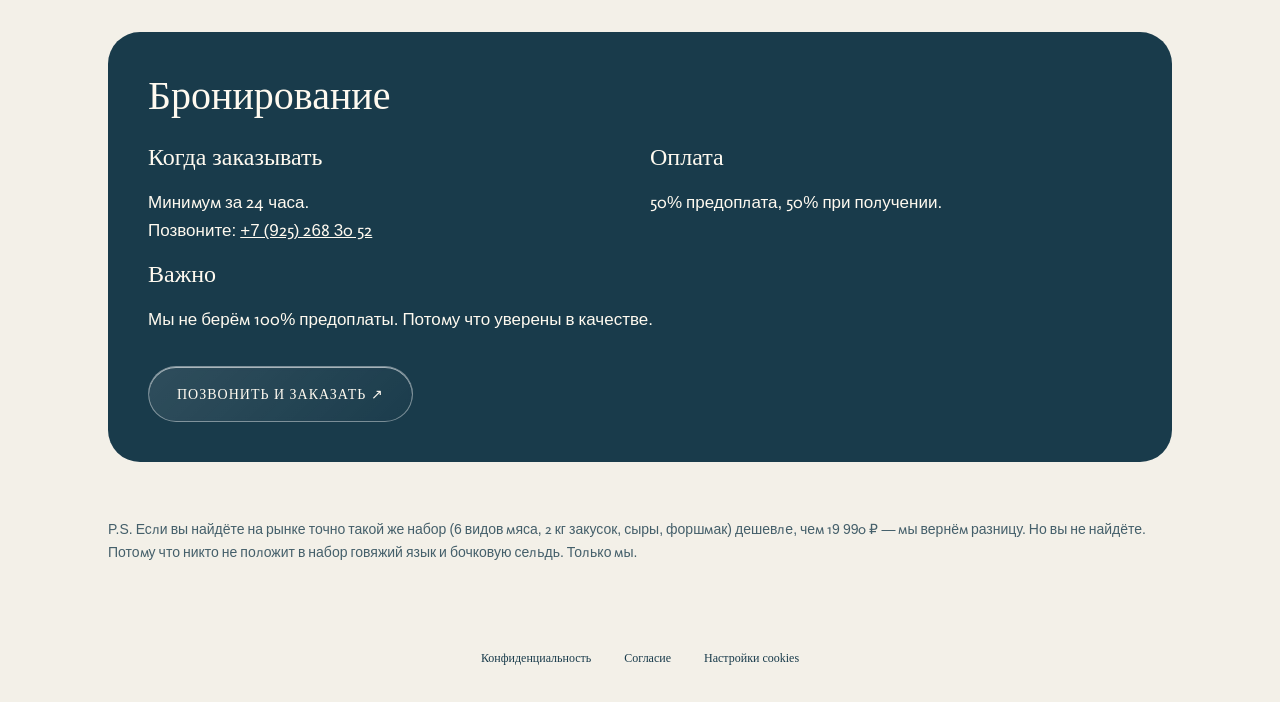
<file: picnic.html>
<!doctype html><html lang="ru"><head><meta charset="utf-8"><meta name="viewport" content="width=device-width,initial-scale=1"><title>Пикник под ключ в Серебряном Бору — Поместье-Парк</title>
<meta name="description" content="Готовый пикник для компании из 4–6 гостей от ресторана «Поместье-Парк»: шашлыки, закуски и сервировка. Условия заказа и бронирования.">
<link rel="canonical" href="https://pomestie-park.com/picnic.html">
<meta name="robots" content="index, follow, max-image-preview:large">
<meta property="og:type" content="website">
<meta property="og:locale" content="ru_RU">
<meta property="og:site_name" content="Поместье-Парк">
<meta property="og:title" content="Пикник под ключ в Серебряном Бору — Поместье-Парк">
<meta property="og:description" content="Готовый пикник для компании из 4–6 гостей от ресторана «Поместье-Парк»: шашлыки, закуски и сервировка. Условия заказа и бронирования.">
<meta property="og:url" content="https://pomestie-park.com/picnic.html">
<meta property="og:image" content="https://pomestie-park.com/restaurant-golden-evening.png">
<meta name="twitter:card" content="summary_large_image">
<meta name="twitter:title" content="Пикник под ключ в Серебряном Бору — Поместье-Парк">
<meta name="twitter:description" content="Готовый пикник для компании из 4–6 гостей от ресторана «Поместье-Парк»: шашлыки, закуски и сервировка. Условия заказа и бронирования.">
<meta name="twitter:image" content="https://pomestie-park.com/restaurant-golden-evening.png">
<script type="application/ld+json">
{
  "@context": "https://schema.org",
  "@graph": [
    {
      "@type": "Restaurant",
      "@id": "https://pomestie-park.com/#restaurant",
      "name": "Поместье-Парк",
      "url": "https://pomestie-park.com/",
      "image": [
        "https://pomestie-park.com/restaurant-golden-evening.png",
        "https://pomestie-park.com/hall-european.jpg",
        "https://pomestie-park.com/hall-panoramic.jpg"
      ],
      "description": "Клуб-ресторан в Серебряном Бору, Москва. Банкеты, площадки для мероприятий, бронирование столиков и пикники.",
      "telephone": "+7-925-268-30-52",
      "address": {
        "@type": "PostalAddress",
        "streetAddress": "Таманская улица, 46, стр. 1",
        "addressLocality": "Москва",
        "addressCountry": "RU"
      },
      "hasMap": "https://yandex.ru/maps/org/1122318591/",
      "hasMenu": "https://pomestie-park.com/menu.html",
      "acceptsReservations": "https://pomestie-park.com/booking.html"
    },
    {
      "@type": "WebSite",
      "@id": "https://pomestie-park.com/#website",
      "name": "Поместье-Парк",
      "url": "https://pomestie-park.com/",
      "inLanguage": "ru",
      "publisher": {
        "@id": "https://pomestie-park.com/#restaurant"
      }
    },
    {
      "@type": "WebPage",
      "@id": "https://pomestie-park.com/picnic.html#webpage",
      "url": "https://pomestie-park.com/picnic.html",
      "name": "Пикник под ключ в Серебряном Бору — Поместье-Парк",
      "description": "Готовый пикник для компании из 4–6 гостей от ресторана «Поместье-Парк»: шашлыки, закуски и сервировка. Условия заказа и бронирования.",
      "inLanguage": "ru",
      "isPartOf": {
        "@id": "https://pomestie-park.com/#website"
      },
      "about": {
        "@id": "https://pomestie-park.com/#restaurant"
      }
    },
    {
      "@type": "BreadcrumbList",
      "itemListElement": [
        {
          "@type": "ListItem",
          "position": 1,
          "name": "Главная",
          "item": "https://pomestie-park.com/"
        },
        {
          "@type": "ListItem",
          "position": 2,
          "name": "Пикник под ключ в Серебряном Бору",
          "item": "https://pomestie-park.com/picnic.html"
        }
      ]
    }
  ]
}
</script>
<link rel="icon" href="logo.svg"><link rel="stylesheet" href="style.css?v=20261104"><style id="header-contact-glass">
.header-contacts .header-contact-link{display:inline-flex;align-items:center;justify-content:center;min-height:36px;padding:8px 20px;border-radius:999px;border:1px solid #ffffff42;background:linear-gradient(135deg,#ffffff09,#ffffff00 46%,#ffffff04);backdrop-filter:blur(2px) saturate(110%);-webkit-backdrop-filter:blur(2px) saturate(110%);box-shadow:inset 0 1px 0 #ffffff99,inset 0 -1px 0 #ffffff30,0 4px 12px #0001;font:400 12px Georgia,"Times New Roman",serif;letter-spacing:1.2px;text-decoration:none}
.header-contacts .header-contact-link:hover{background:#ffffff18;text-decoration:none}
.on-map .header-contacts .header-contact-link{border-color:#193b4b40;box-shadow:inset 0 1px 0 #ffffffcc,0 4px 12px #193b4b0d}
@media(max-width:600px){.header-contacts .header-contact-link{font-size:10px;min-height:32px;padding:7px 16px}.back-home{top:124px}.inner-page .map-scene{padding-top:170px}}
</style><style>
html{height:auto;overflow-y:auto;overscroll-behavior:auto}body.picnic-page{height:auto;overflow:visible;background:#f3f0e8;color:#193b4b}.picnic-page .brand,.picnic-page .header-contacts,.picnic-page .back-home{position:absolute}.picnic-main{max-width:1120px;margin:auto;padding:190px 28px 64px}.picnic-hero{padding:60px 7%;border-radius:32px;color:#fffaf0;background:linear-gradient(90deg,#10251ddd,#10251d66),url('season-summer.png') center/cover}.picnic-hero h1{font:400 clamp(42px,7vw,80px)/1.1 Georgia,serif;margin:20px 0}.picnic-main h2{font:400 clamp(28px,4vw,40px)/1.2 Georgia,serif;margin:0 0 24px}.picnic-main h3{font:400 24px Georgia,serif;margin:0 0 16px}.picnic-main p,.picnic-main li{font-size:17px;line-height:1.65}.picnic-main section+section{margin-top:56px}.eyebrow{font-size:11px;letter-spacing:2px;text-transform:uppercase}.price{font:42px Georgia,serif;margin:24px 0}.picnic-grid{display:grid;grid-template-columns:1fr 1fr;gap:20px}.picnic-card{padding:28px;border:1px solid #193b4b22;border-radius:24px;background:#ffffff38}.picnic-card li{margin:10px 0}.note{padding:22px;border-left:2px solid #af9262;background:#e9e3d766;border-radius:0 18px 18px 0}.picnic-action{display:inline-flex;align-items:center;justify-content:center;min-height:56px;padding:16px 28px;border:1px solid #ffffff66;border-radius:999px;color:inherit;background:linear-gradient(135deg,#ffffff19,#ffffff03);backdrop-filter:blur(2px);text-decoration:none;font:14px Georgia,serif;letter-spacing:1px;box-shadow:inset 0 1px 0 #ffffff99;margin-top:16px}.picnic-book{background:#193b4b;color:#fffaf0;border-radius:32px;padding:40px}.picnic-main a{color:inherit}.picnic-table{width:100%;border-collapse:collapse}.picnic-table th{text-align:left;font:20px Georgia,serif}.picnic-table th,.picnic-table td{padding:16px 12px;border-bottom:1px solid #193b4b22;line-height:1.5;vertical-align:top}.picnic-table th:last-child,.picnic-table td:last-child{width:45%}.price-table td:last-child,.price-table th:last-child{width:150px;text-align:right;white-space:nowrap}.muted{font-size:14px!important;opacity:.8}.tags{display:flex;gap:10px;flex-wrap:wrap;margin-top:24px}.tags span{border:1px solid #ffffff55;border-radius:999px;padding:9px 14px;font-size:12px}
@media(max-width:600px){.picnic-main{padding:185px 18px 40px}.picnic-hero{padding:32px 24px}.picnic-hero h1{font-size:44px}.picnic-grid{grid-template-columns:1fr}.picnic-card,.picnic-book{padding:24px}.picnic-table th,.picnic-table td{padding:12px 6px;font-size:13px}.picnic-table th{font-size:16px}.price-table td:last-child,.price-table th:last-child{width:90px}}
</style><link rel="stylesheet" href="privacy.css?v=20261104-metrika2"></head><body class="inner-page on-map picnic-page" style="background:#f3f0e8;color:#193b4b"><main class="picnic-main"><section class="picnic-hero"><div class="eyebrow">Поместье-Парк · Для компании 4–6 гостей</div><h1>Пикник под ключ</h1><p><em>Вы просто приезжаете — мы уже накрыли!</em></p><h2>6 видов горячего шашлыка,<br>2 кг закусок. И ноль грязной посуды!</h2><p>Пикник на 4–6 гостей от ресторана.</p><div class="price">19 990 ₽</div><p>Стоимость полного счастья — примерно 3 332 ₽ с человека при компании из шести ПЕРСОН.</p><a class="picnic-action" href="tel:+79252683052">ЗАКАЗАТЬ ПИКНИК ↗</a><div class="tags"><span>Пикник под ключ</span><span>Мясо и овощи в ассортименте</span><span>Для тёплой компании</span></div></section>
<section><h2>Почему 19 990 ₽ — это «грабёж» в вашу пользу?</h2><p>Вы сейчас думаете: «Мясо на рынке дешевле». Да. Но вы платите не за мясо. Вы платите за <strong>8 часов свободной жизни.</strong></p><table class="picnic-table "><thead><tr><th scope="col">Если делаете сами</th><th scope="col">Если берёте у нас</th></tr></thead><tbody><tr><td>Суббота 8:00 — рынок. Толкучка. Выбор мяса.</td><td>Суббота 8:00 — спите.</td></tr><tr><td>11:00 — режете, маринуете, моете посуду.</td><td>Мы уже замариновали мясо в 6 видах маринада.</td></tr><tr><td>14:00 — забыли соль, шампуры или штопор.</td><td>У нас есть всё: посуда, штопор, салфетки, разделочная доска.</td></tr><tr><td>16:00 — мясо подгорело, овощи забыли, всё остыло.</td><td>Шашлык готов к моменту вашего приезда. Просто разогрейте на углях — или мы разогреем.</td></tr><tr><td>20:00 — гора немытой посуды, жирные руки, мусор в машине.</td><td>Съели — сложили в пакет. Мы забрали. Вы уехали чистыми.</td></tr></tbody></table><p class="note"><strong>Разница: 8 часов жизни + чистые руки + никаких ссор «кто режет лук».</strong></p></section>
<section><h2>Что вы получаете за эти деньги</h2><p>Вы думаете, это «пара сосисок»? Откройте список.</p><div class="picnic-grid"><article class="picnic-card"><h3>Холодные закуски</h3><p class="muted">То, чем закусывают, пока жарится мясо</p><ul><li>Овощное ассорти — свежие помидоры, огурцы, редис.</li><li>Ассорти из зелени — укроп, петрушка, лук, базилик.</li><li>Мясная нарезка «На пикник» — чоризо, куриный рулет, говяжий язык. Это не магазинный сервелат.</li><li>Грибочки, маринованные по-домашнему, с красным луком — домашние, не кислые.</li><li>Форшмак из бочковой сельди — да, мы положили форшмак. Это бомба.</li><li>Соления домашние — черри, чеснок, черемша, огурчики.</li><li>Сыры Кавказа — сулугуни, адыгейский, с орешками.</li><li>Гренки из бородинского хлеба и лаваш.</li></ul><p><em>Это уже полноценный стол. А мы только начали.</em></p></article><article class="picnic-card"><h3>Горячее — 6 видов шашлыка</h3><p>Не «на выбор». <strong>Всё включено.</strong></p><ul><li>Свинина — можно заменить.</li><li>Баранина.</li><li>Курица.</li><li>Люля из молодого цыплёнка.</li><li>Немецкие колбаски с сыром — он плавится, когда надкусываешь.</li><li>Куриные крылышки BBQ.</li></ul></article><article class="picnic-card"><h3>Овощи на гриле</h3><p>Картофель, печённый в фольге с сыром, цукини, лук, грибы.</p></article><article class="picnic-card"><h3>Напитки</h3><p>Клюквенный морс — домашний, кисло-сладкий.</p></article></div></section>
<section><h2>Калькулятор</h2><p>Попробуйте купить это сами на рынке.</p><p class="muted">Ориентировочный расчёт для сравнения, включая стоимость вашего времени.</p><table class="picnic-table price-table"><thead><tr><th scope="col">Позиция</th><th scope="col">Расходы</th></tr></thead><tbody><tr><td>Свинина (1,5 кг)</td><td>1 200 ₽</td></tr><tr><td>Баранина (1 кг)</td><td>1 800 ₽</td></tr><tr><td>Курица, люля, колбаски, крылья</td><td>2 500 ₽</td></tr><tr><td>Овощи, зелень, грибы</td><td>1 000 ₽</td></tr><tr><td>Сыры кавказские (300 г)</td><td>800 ₽</td></tr><tr><td>Форшмак, соления, грибочки</td><td>1 000 ₽</td></tr><tr><td>Маринады, специи, угли, розжиг</td><td>700 ₽</td></tr><tr><td>Посуда, салфетки, пакеты, контейнеры</td><td>600 ₽</td></tr><tr><td>Ваше время: 8 часов × 500 ₽/час</td><td>4 000 ₽</td></tr><tr><td><strong>Итого своими руками</strong></td><td><strong>≈ 13 600 ₽</strong></td></tr></tbody></table><p>Плюс: вы устали, вы злые, вы три раза съездили в магазин, забыли соль и штопор.</p><p class="note">Весь набор комфорта за <strong>19 990 ₽</strong>.</p></section>
<section><h2>Узнали себя — берите!</h2><div class="picnic-grid"><article class="picnic-card"><h3>Компания друзей</h3><p>4–6 человек — все хотят отдохнуть, никто не хочет готовить.</p></article><article class="picnic-card"><h3>Сюрприз для любимого</h3><p>Он думает, что едет просто гулять, а там — мясо, сыры и вид на воду.</p></article><article class="picnic-card"><h3>Небольшой корпоратив</h3><p>Начальник хочет, чтобы сотрудники отдыхали, а не резали лук.</p></article><article class="picnic-card"><h3>Семья с детьми</h3><p>Пока дети бегают, вы спокойно едите горячее. Потому что мы уже всё приготовили.</p></article></div></section>
<section><h2>Как получить</h2><p>Сделайте заказ по телефону <a href="tel:+79252683052">+7 (925) 268 30 52</a> — всё будет накрыто ко времени.</p><p>Или мы доставим до места пикника. Доставку в радиусе 5 км обсуждаем индивидуально.</p></section>
<section><h2>«Дорого?»</h2><p>Мы понимаем. 19 990 ₽ — это сумма. Но давайте честно: вы собираетесь отдохнуть с пятью друзьями.</p><p>Обычный поход в ресторан на шестерых: закуски — 3 000 ₽, горячее — 5 000 ₽, алкоголь — 4 000 ₽. Итого: 12 000 ₽. Вы посидели два часа и ушли.</p><p>У нас:</p><ul><li>Вы сидите на природе 4–5 часов.</li><li>Едите 6 видов мяса.</li><li>Никто вас не торопит.</li><li>Можно громко смеяться.</li><li>Курить кальян.</li></ul><p class="note"><strong>Вы получаете не просто еду, а целый день воспоминаний.</strong></p></section>
<section class="picnic-book"><h2>Бронирование</h2><div class="picnic-grid"><div><h3>Когда заказывать</h3><p>Минимум за 24 часа.<br>Позвоните: <a href="tel:+79252683052">+7 (925) 268 30 52</a></p></div><div><h3>Оплата</h3><p>50% предоплата, 50% при получении.</p></div></div><h3>Важно</h3><p>Мы не берём 100% предоплаты. Потому что уверены в качестве.</p><a class="picnic-action" href="tel:+79252683052">ПОЗВОНИТЬ И ЗАКАЗАТЬ ↗</a></section>
<section><p class="muted">P.S. Если вы найдёте на рынке точно такой же набор (6 видов мяса, 2 кг закусок, сыры, форшмак) дешевле, чем 19 990 ₽ — мы вернём разницу. Но вы не найдёте. Потому что никто не положит в набор говяжий язык и бочковую сельдь. Только мы.</p></section></main><a class="brand" href="index.html" aria-label="На главную"><img src="logo.svg" alt="Поместье-Парк"></a><div class="header-contacts"><a href="contacts.html">Москва, Серебряный бор, Таманская улица 46 с 1</a><a class="header-phone" href="contacts.html">+7 (925) 268 30 52</a><a class="header-contact-link" href="contacts.html">КОНТАКТЫ</a></div><a class="back-home" href="index.html">← НА ГЛАВНУЮ</a><footer class="privacy-footer"><a href="privacy.html" aria-label="Политика конфиденциальности">Конфиденциальность</a><a href="consent.html">Согласие</a><button type="button" data-cookie-settings>Настройки cookies</button></footer><script src="privacy-choice.js?v=20261104-metrika2" defer></script></body></html>
</file>
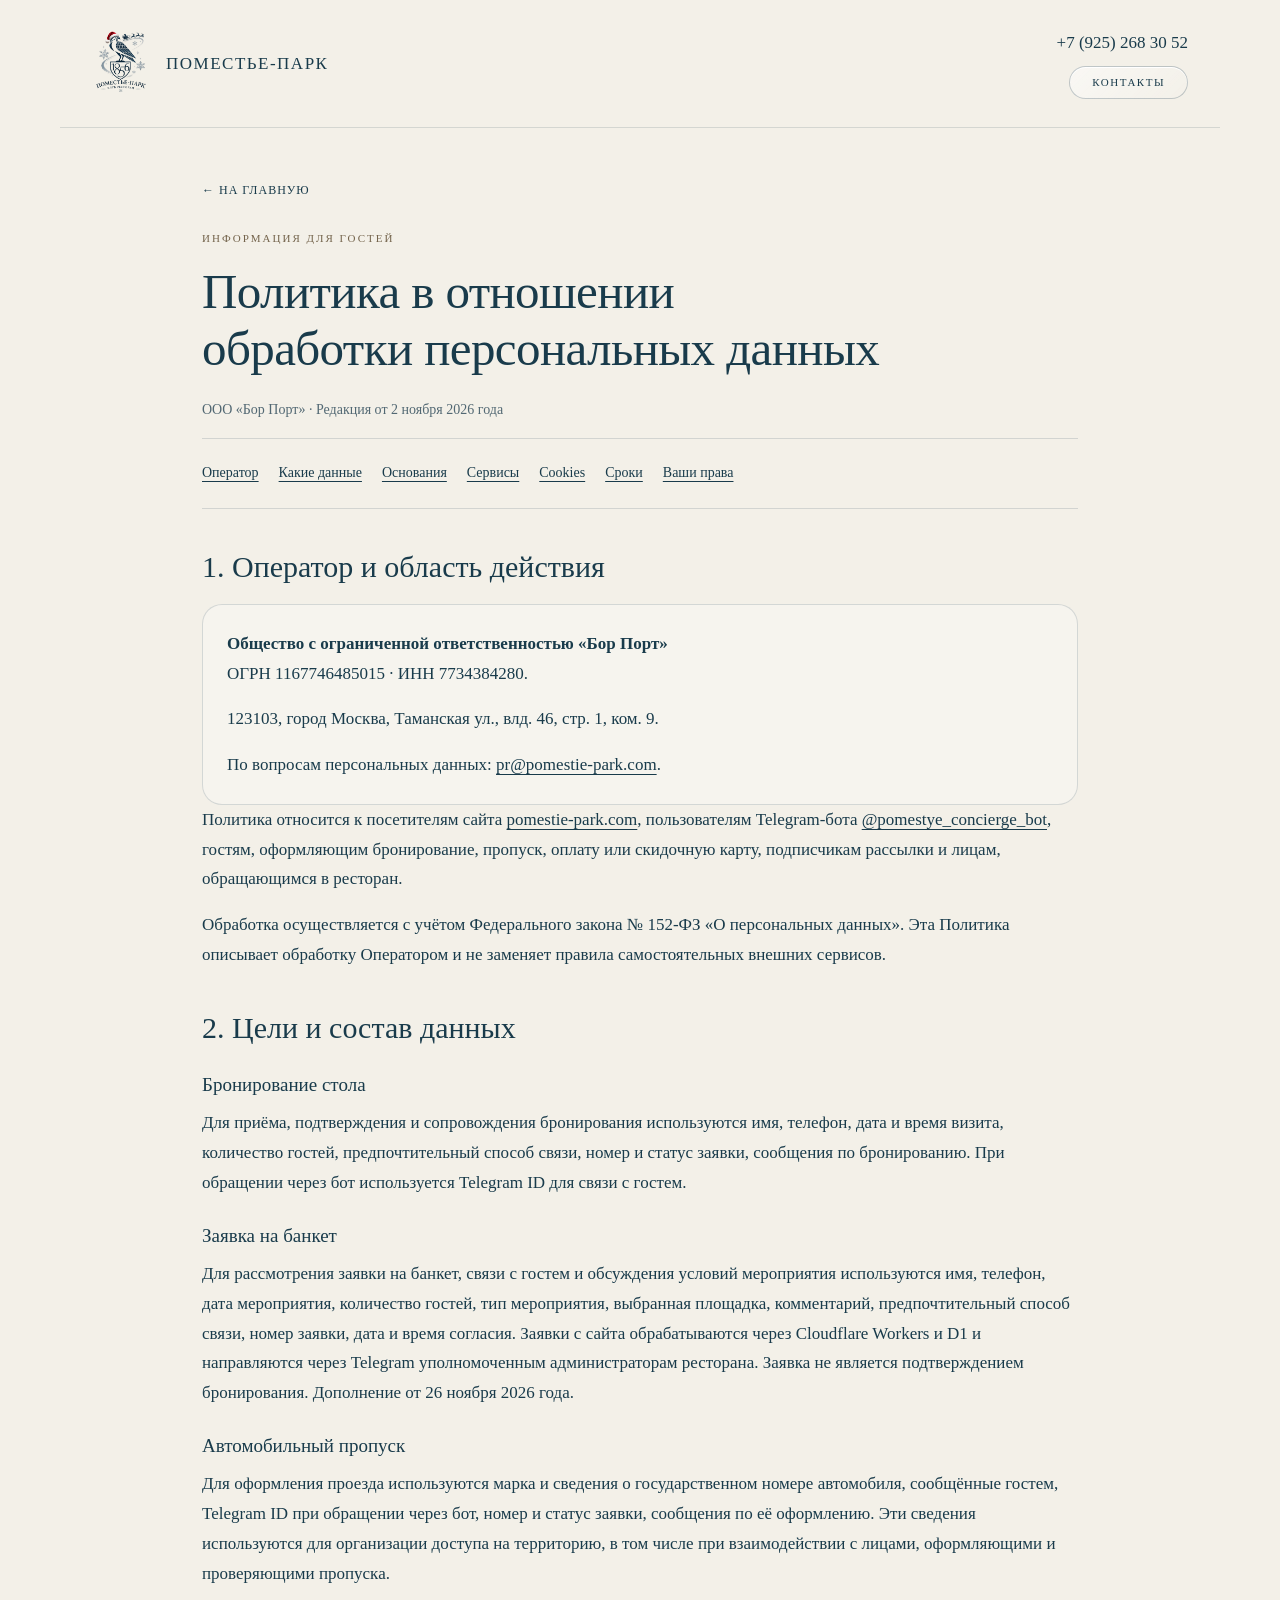
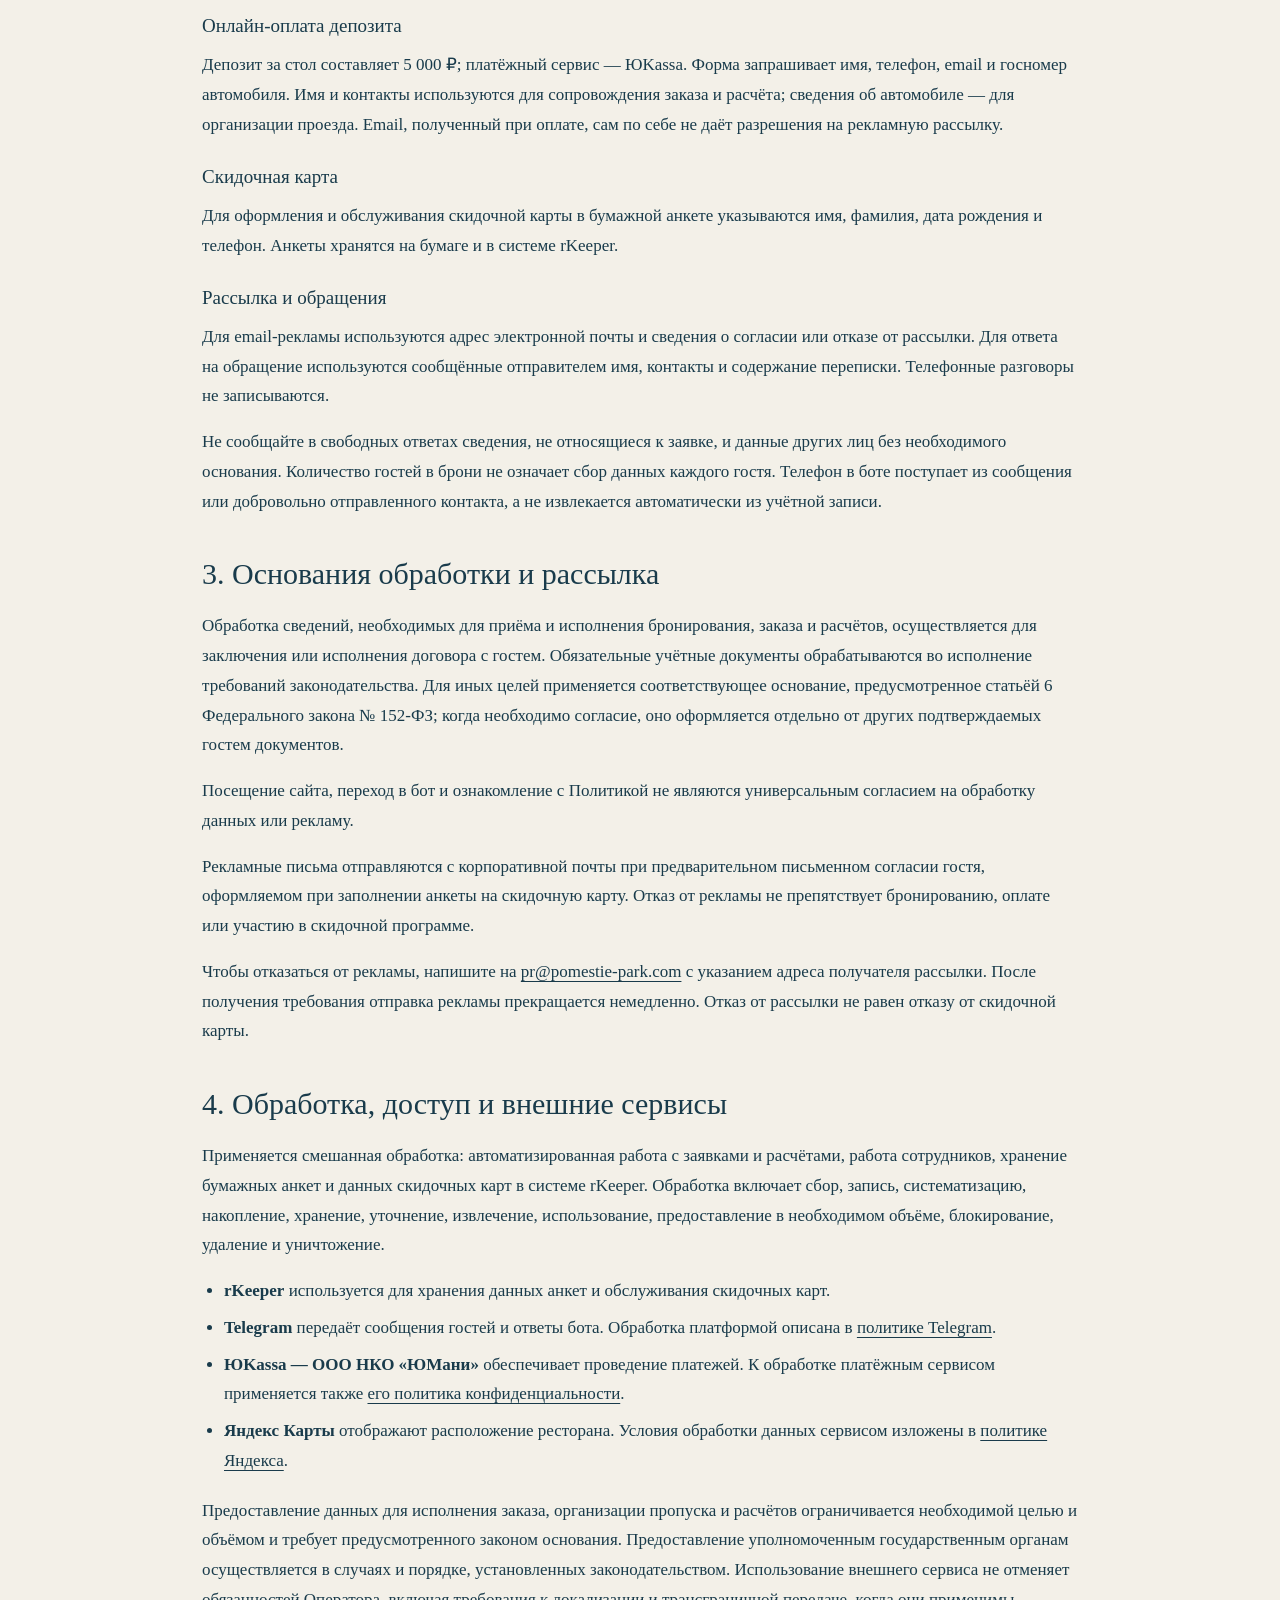
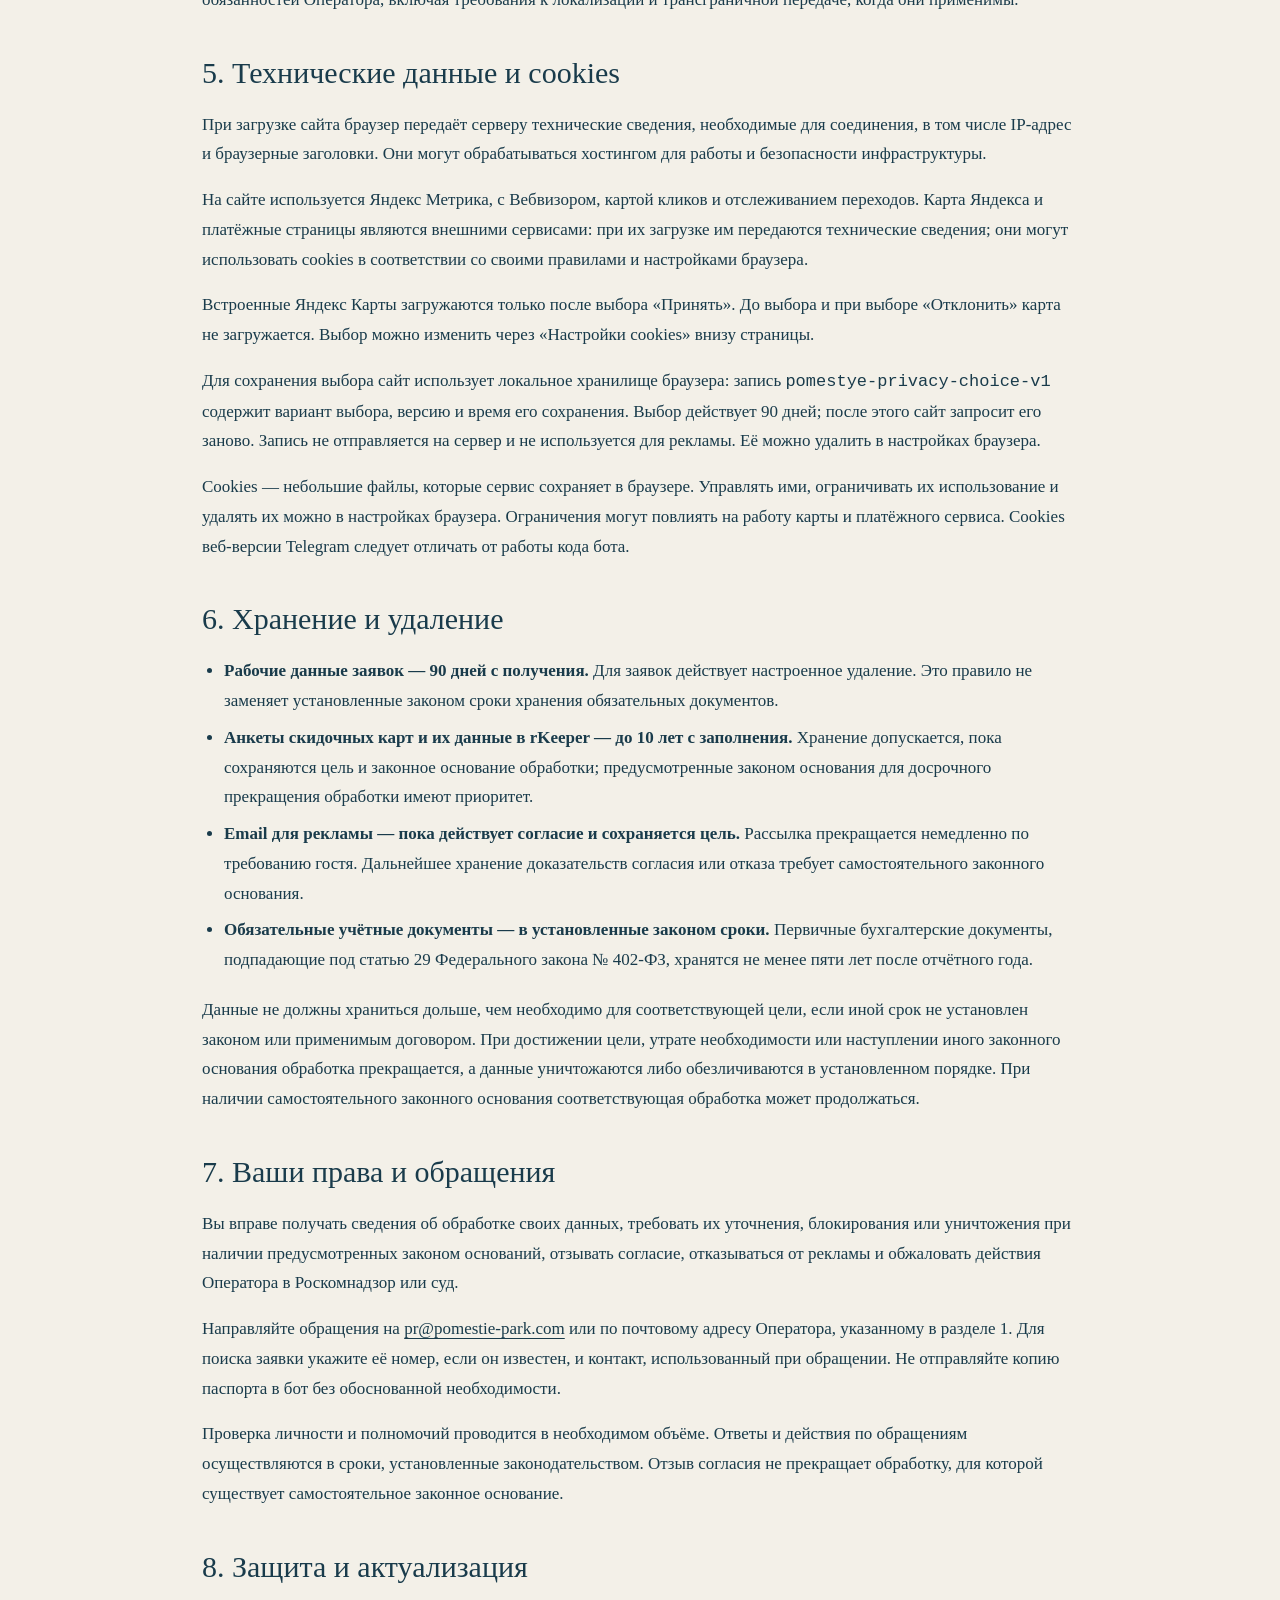
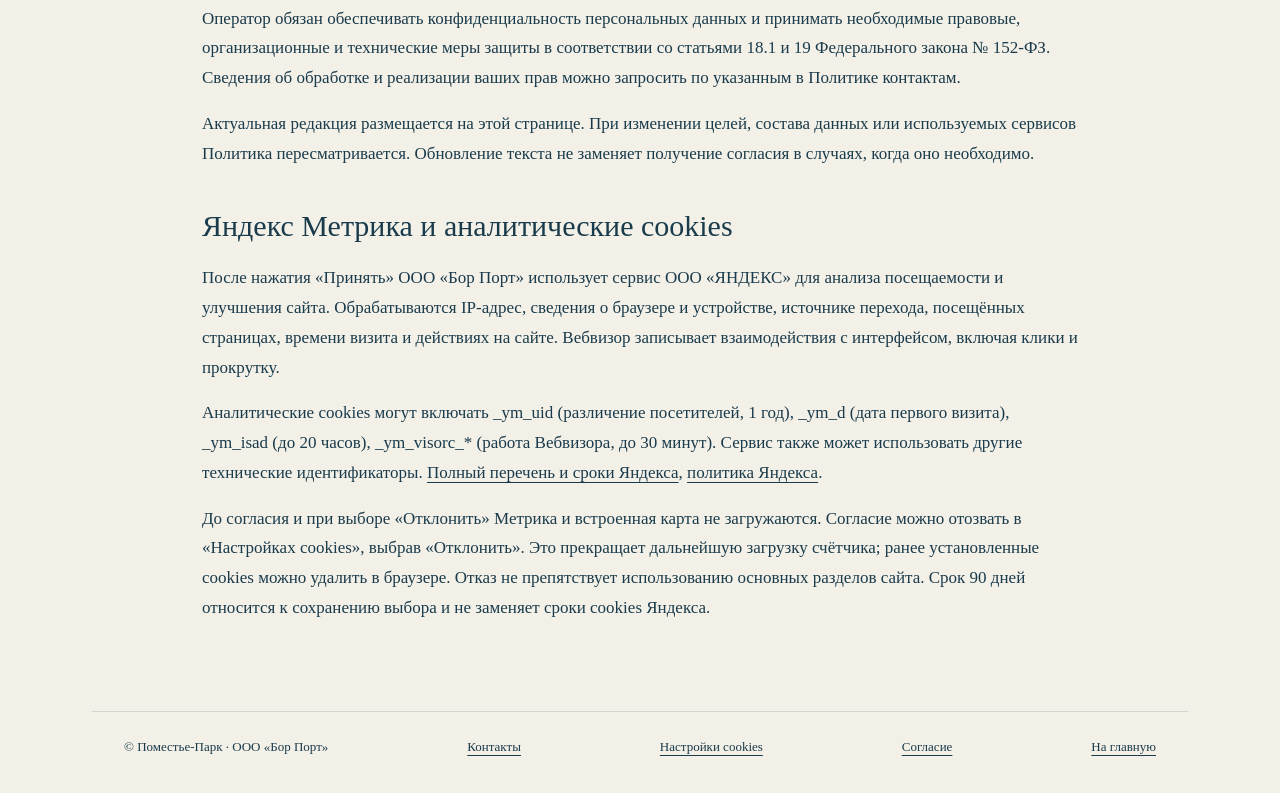
<file: privacy.html>
<!doctype html>
<html lang="ru">
<head>
  <meta charset="utf-8">
  <meta name="viewport" content="width=device-width,initial-scale=1">
  <meta name="theme-color" content="#193b4b">
  <meta name="description" content="Политика обработки персональных данных ООО «Бор Порт»: бронирование, пропуска, платежи, скидочная карта, email-рассылка и права гостей «Поместье-Парк».">
  <title>Политика конфиденциальности — Поместье-Парк</title>
<link rel="canonical" href="https://pomestie-park.com/privacy.html">
<meta name="robots" content="noindex, follow">

  <link rel="icon" href="logo.svg">
  <link rel="stylesheet" href="privacy.css?v=20261104-metrika2">
</head>
<body class="privacy-page">
  <header class="privacy-header">
    <a class="privacy-brand" href="index.html"><img src="logo.svg" alt=""><span>ПОМЕСТЬЕ-ПАРК</span></a>
    <div class="privacy-contact"><a href="contacts.html">+7 (925) 268 30 52</a><a class="glass-link" href="contacts.html">КОНТАКТЫ</a></div>
  </header>
  <main class="privacy-document" id="main">
    <a class="privacy-back" href="index.html">← НА ГЛАВНУЮ</a>
    <p class="privacy-kicker">ИНФОРМАЦИЯ ДЛЯ ГОСТЕЙ</p>
    <h1>Политика в отношении обработки персональных данных</h1>
    <p class="privacy-date">ООО «Бор Порт» · Редакция от 2 ноября 2026 года</p>
    <nav class="privacy-toc" aria-label="Содержание политики">
      <a href="#operator">Оператор</a><a href="#data">Какие данные</a><a href="#grounds">Основания</a><a href="#services">Сервисы</a><a href="#cookies">Cookies</a><a href="#retention">Сроки</a><a href="#rights">Ваши права</a>
    </nav>
    <section id="operator">
      <h2>1. Оператор и область действия</h2>
      <div class="privacy-details">
        <p><strong>Общество с ограниченной ответственностью «Бор Порт»</strong><br>ОГРН 1167746485015 · ИНН 7734384280.</p>
        <p>123103, город Москва, Таманская ул., влд. 46, стр. 1, ком. 9.</p>
        <p>По вопросам персональных данных: <a href="mailto:pr@pomestie-park.com">pr@pomestie-park.com</a>.</p>
      </div>
      <p>Политика относится к посетителям сайта <a href="https://pomestie-park.com/">pomestie-park.com</a>, пользователям Telegram-бота <a href="https://t.me/pomestye_concierge_bot">@pomestye_concierge_bot</a>, гостям, оформляющим бронирование, пропуск, оплату или скидочную карту, подписчикам рассылки и лицам, обращающимся в ресторан.</p>
      <p>Обработка осуществляется с учётом Федерального закона № 152-ФЗ «О персональных данных». Эта Политика описывает обработку Оператором и не заменяет правила самостоятельных внешних сервисов.</p>
    </section>
    <section id="data">
      <h2>2. Цели и состав данных</h2>
      <h3>Бронирование стола</h3>
      <p>Для приёма, подтверждения и сопровождения бронирования используются имя, телефон, дата и время визита, количество гостей, предпочтительный способ связи, номер и статус заявки, сообщения по бронированию. При обращении через бот используется Telegram ID для связи с гостем.</p>
      <h3>Заявка на банкет</h3>
      <p>Для рассмотрения заявки на банкет, связи с гостем и обсуждения условий мероприятия используются имя, телефон, дата мероприятия, количество гостей, тип мероприятия, выбранная площадка, комментарий, предпочтительный способ связи, номер заявки, дата и время согласия. Заявки с сайта обрабатываются через Cloudflare Workers и D1 и направляются через Telegram уполномоченным администраторам ресторана. Заявка не является подтверждением бронирования. Дополнение от 26 ноября 2026 года.</p>
      <h3>Автомобильный пропуск</h3>
      <p>Для оформления проезда используются марка и сведения о государственном номере автомобиля, сообщённые гостем, Telegram ID при обращении через бот, номер и статус заявки, сообщения по её оформлению. Эти сведения используются для организации доступа на территорию, в том числе при взаимодействии с лицами, оформляющими и проверяющими пропуска.</p>
      <h3>Онлайн-оплата депозита</h3>
      <p>Депозит за стол составляет 5 000 ₽; платёжный сервис — ЮKassa. Форма запрашивает имя, телефон, email и госномер автомобиля. Имя и контакты используются для сопровождения заказа и расчёта; сведения об автомобиле — для организации проезда. Email, полученный при оплате, сам по себе не даёт разрешения на рекламную рассылку.</p>
      <h3>Скидочная карта</h3>
      <p>Для оформления и обслуживания скидочной карты в бумажной анкете указываются имя, фамилия, дата рождения и телефон. Анкеты хранятся на бумаге и в системе rKeeper.</p>
      <h3>Рассылка и обращения</h3>
      <p>Для email-рекламы используются адрес электронной почты и сведения о согласии или отказе от рассылки. Для ответа на обращение используются сообщённые отправителем имя, контакты и содержание переписки. Телефонные разговоры не записываются.</p>
      <p>Не сообщайте в свободных ответах сведения, не относящиеся к заявке, и данные других лиц без необходимого основания. Количество гостей в брони не означает сбор данных каждого гостя. Телефон в боте поступает из сообщения или добровольно отправленного контакта, а не извлекается автоматически из учётной записи.</p>
    </section>
    <section id="grounds">
      <h2>3. Основания обработки и рассылка</h2>
      <p>Обработка сведений, необходимых для приёма и исполнения бронирования, заказа и расчётов, осуществляется для заключения или исполнения договора с гостем. Обязательные учётные документы обрабатываются во исполнение требований законодательства. Для иных целей применяется соответствующее основание, предусмотренное статьёй 6 Федерального закона № 152-ФЗ; когда необходимо согласие, оно оформляется отдельно от других подтверждаемых гостем документов.</p>
      <p>Посещение сайта, переход в бот и ознакомление с Политикой не являются универсальным согласием на обработку данных или рекламу.</p>
      <p>Рекламные письма отправляются с корпоративной почты при предварительном письменном согласии гостя, оформляемом при заполнении анкеты на скидочную карту. Отказ от рекламы не препятствует бронированию, оплате или участию в скидочной программе.</p>
      <p>Чтобы отказаться от рекламы, напишите на <a href="mailto:pr@pomestie-park.com">pr@pomestie-park.com</a> с указанием адреса получателя рассылки. После получения требования отправка рекламы прекращается немедленно. Отказ от рассылки не равен отказу от скидочной карты.</p>
    </section>
    <section id="services">
      <h2>4. Обработка, доступ и внешние сервисы</h2>
      <p>Применяется смешанная обработка: автоматизированная работа с заявками и расчётами, работа сотрудников, хранение бумажных анкет и данных скидочных карт в системе rKeeper. Обработка включает сбор, запись, систематизацию, накопление, хранение, уточнение, извлечение, использование, предоставление в необходимом объёме, блокирование, удаление и уничтожение.</p>
      
      <ul>
        <li><strong>rKeeper</strong> используется для хранения данных анкет и обслуживания скидочных карт.</li>
        
        <li><strong>Telegram</strong> передаёт сообщения гостей и ответы бота. Обработка платформой описана в <a href="https://telegram.org/privacy">политике Telegram</a>.</li>
        <li><strong>ЮKassa — ООО НКО «ЮМани»</strong> обеспечивает проведение платежей. К обработке платёжным сервисом применяется также <a href="https://yoomoney.ru/document/politika-konfidencialnosti-ooo-nko-yoomoney">его политика конфиденциальности</a>.</li>
        <li><strong>Яндекс Карты</strong> отображают расположение ресторана. Условия обработки данных сервисом изложены в <a href="https://yandex.ru/legal/confidential/">политике Яндекса</a>.</li>
      </ul>
      <p>Предоставление данных для исполнения заказа, организации пропуска и расчётов ограничивается необходимой целью и объёмом и требует предусмотренного законом основания. Предоставление уполномоченным государственным органам осуществляется в случаях и порядке, установленных законодательством. Использование внешнего сервиса не отменяет обязанностей Оператора, включая требования к локализации и трансграничной передаче, когда они применимы.</p>
    </section>
    <section id="cookies">
      <h2>5. Технические данные и cookies</h2>
      <p>При загрузке сайта браузер передаёт серверу технические сведения, необходимые для соединения, в том числе IP-адрес и браузерные заголовки. Они могут обрабатываться хостингом для работы и безопасности инфраструктуры.</p>
      <p>На сайте используется Яндекс Метрика, с Вебвизором, картой кликов и отслеживанием переходов. Карта Яндекса и платёжные страницы являются внешними сервисами: при их загрузке им передаются технические сведения; они могут использовать cookies в соответствии со своими правилами и настройками браузера.</p>
      <p>Встроенные Яндекс Карты загружаются только после выбора «Принять». До выбора и при выборе «Отклонить» карта не загружается. Выбор можно изменить через «Настройки cookies» внизу страницы.</p>
      <p>Для сохранения выбора сайт использует локальное хранилище браузера: запись <code>pomestye-privacy-choice-v1</code> содержит вариант выбора, версию и время его сохранения. Выбор действует 90 дней; после этого сайт запросит его заново. Запись не отправляется на сервер и не используется для рекламы. Её можно удалить в настройках браузера.</p>
      <p>Cookies — небольшие файлы, которые сервис сохраняет в браузере. Управлять ими, ограничивать их использование и удалять их можно в настройках браузера. Ограничения могут повлиять на работу карты и платёжного сервиса. Cookies веб-версии Telegram следует отличать от работы кода бота.</p>
    </section>
    <section id="retention">
      <h2>6. Хранение и удаление</h2>
      <ul>
        <li><strong>Рабочие данные заявок — 90 дней с получения.</strong> Для заявок действует настроенное удаление. Это правило не заменяет установленные законом сроки хранения обязательных документов.</li>
        <li><strong>Анкеты скидочных карт и их данные в rKeeper — до 10 лет с заполнения.</strong> Хранение допускается, пока сохраняются цель и законное основание обработки; предусмотренные законом основания для досрочного прекращения обработки имеют приоритет.</li>
        <li><strong>Email для рекламы — пока действует согласие и сохраняется цель.</strong> Рассылка прекращается немедленно по требованию гостя. Дальнейшее хранение доказательств согласия или отказа требует самостоятельного законного основания.</li>
        <li><strong>Обязательные учётные документы — в установленные законом сроки.</strong> Первичные бухгалтерские документы, подпадающие под статью 29 Федерального закона № 402-ФЗ, хранятся не менее пяти лет после отчётного года.</li>
      </ul>
      <p>Данные не должны храниться дольше, чем необходимо для соответствующей цели, если иной срок не установлен законом или применимым договором. При достижении цели, утрате необходимости или наступлении иного законного основания обработка прекращается, а данные уничтожаются либо обезличиваются в установленном порядке. При наличии самостоятельного законного основания соответствующая обработка может продолжаться.</p>
    </section>
    <section id="rights">
      <h2>7. Ваши права и обращения</h2>
      <p>Вы вправе получать сведения об обработке своих данных, требовать их уточнения, блокирования или уничтожения при наличии предусмотренных законом оснований, отзывать согласие, отказываться от рекламы и обжаловать действия Оператора в Роскомнадзор или суд.</p>
      <p>Направляйте обращения на <a href="mailto:pr@pomestie-park.com">pr@pomestie-park.com</a> или по почтовому адресу Оператора, указанному в разделе 1. Для поиска заявки укажите её номер, если он известен, и контакт, использованный при обращении. Не отправляйте копию паспорта в бот без обоснованной необходимости.</p>
      <p>Проверка личности и полномочий проводится в необходимом объёме. Ответы и действия по обращениям осуществляются в сроки, установленные законодательством. Отзыв согласия не прекращает обработку, для которой существует самостоятельное законное основание.</p>
    </section>
    <section id="updates">
      <h2>8. Защита и актуализация</h2>
      <p>Оператор обязан обеспечивать конфиденциальность персональных данных и принимать необходимые правовые, организационные и технические меры защиты в соответствии со статьями 18.1 и 19 Федерального закона № 152-ФЗ. Сведения об обработке и реализации ваших прав можно запросить по указанным в Политике контактам.</p>
      <p>Актуальная редакция размещается на этой странице. При изменении целей, состава данных или используемых сервисов Политика пересматривается. Обновление текста не заменяет получение согласия в случаях, когда оно необходимо.</p>
    </section>
  <section id="analytics"><h2>Яндекс Метрика и аналитические cookies</h2><p>После нажатия «Принять» ООО «Бор Порт» использует сервис ООО «ЯНДЕКС» для анализа посещаемости и улучшения сайта. Обрабатываются IP-адрес, сведения о браузере и устройстве, источнике перехода, посещённых страницах, времени визита и действиях на сайте. Вебвизор записывает взаимодействия с интерфейсом, включая клики и прокрутку.</p><p>Аналитические cookies могут включать _ym_uid (различение посетителей, 1 год), _ym_d (дата первого визита), _ym_isad (до 20 часов), _ym_visorc_* (работа Вебвизора, до 30 минут). Сервис также может использовать другие технические идентификаторы. <a href="https://yandex.ru/support/metrica/ru/general/cookie-usage">Полный перечень и сроки Яндекса</a>, <a href="https://yandex.ru/legal/confidential/">политика Яндекса</a>.</p><p>До согласия и при выборе «Отклонить» Метрика и встроенная карта не загружаются. Согласие можно отозвать в «Настройках cookies», выбрав «Отклонить». Это прекращает дальнейшую загрузку счётчика; ранее установленные cookies можно удалить в браузере. Отказ не препятствует использованию основных разделов сайта. Срок 90 дней относится к сохранению выбора и не заменяет сроки cookies Яндекса.</p></section></main>
  <footer class="privacy-page-footer"><span>© Поместье-Парк · ООО «Бор Порт»</span><a href="contacts.html">Контакты</a><button type="button" data-cookie-settings>Настройки cookies</button><a href="consent.html">Согласие</a><a href="index.html">На главную</a></footer>
<script src="privacy-choice.js?v=20261104-metrika2" defer></script></body>
</html>
</file>
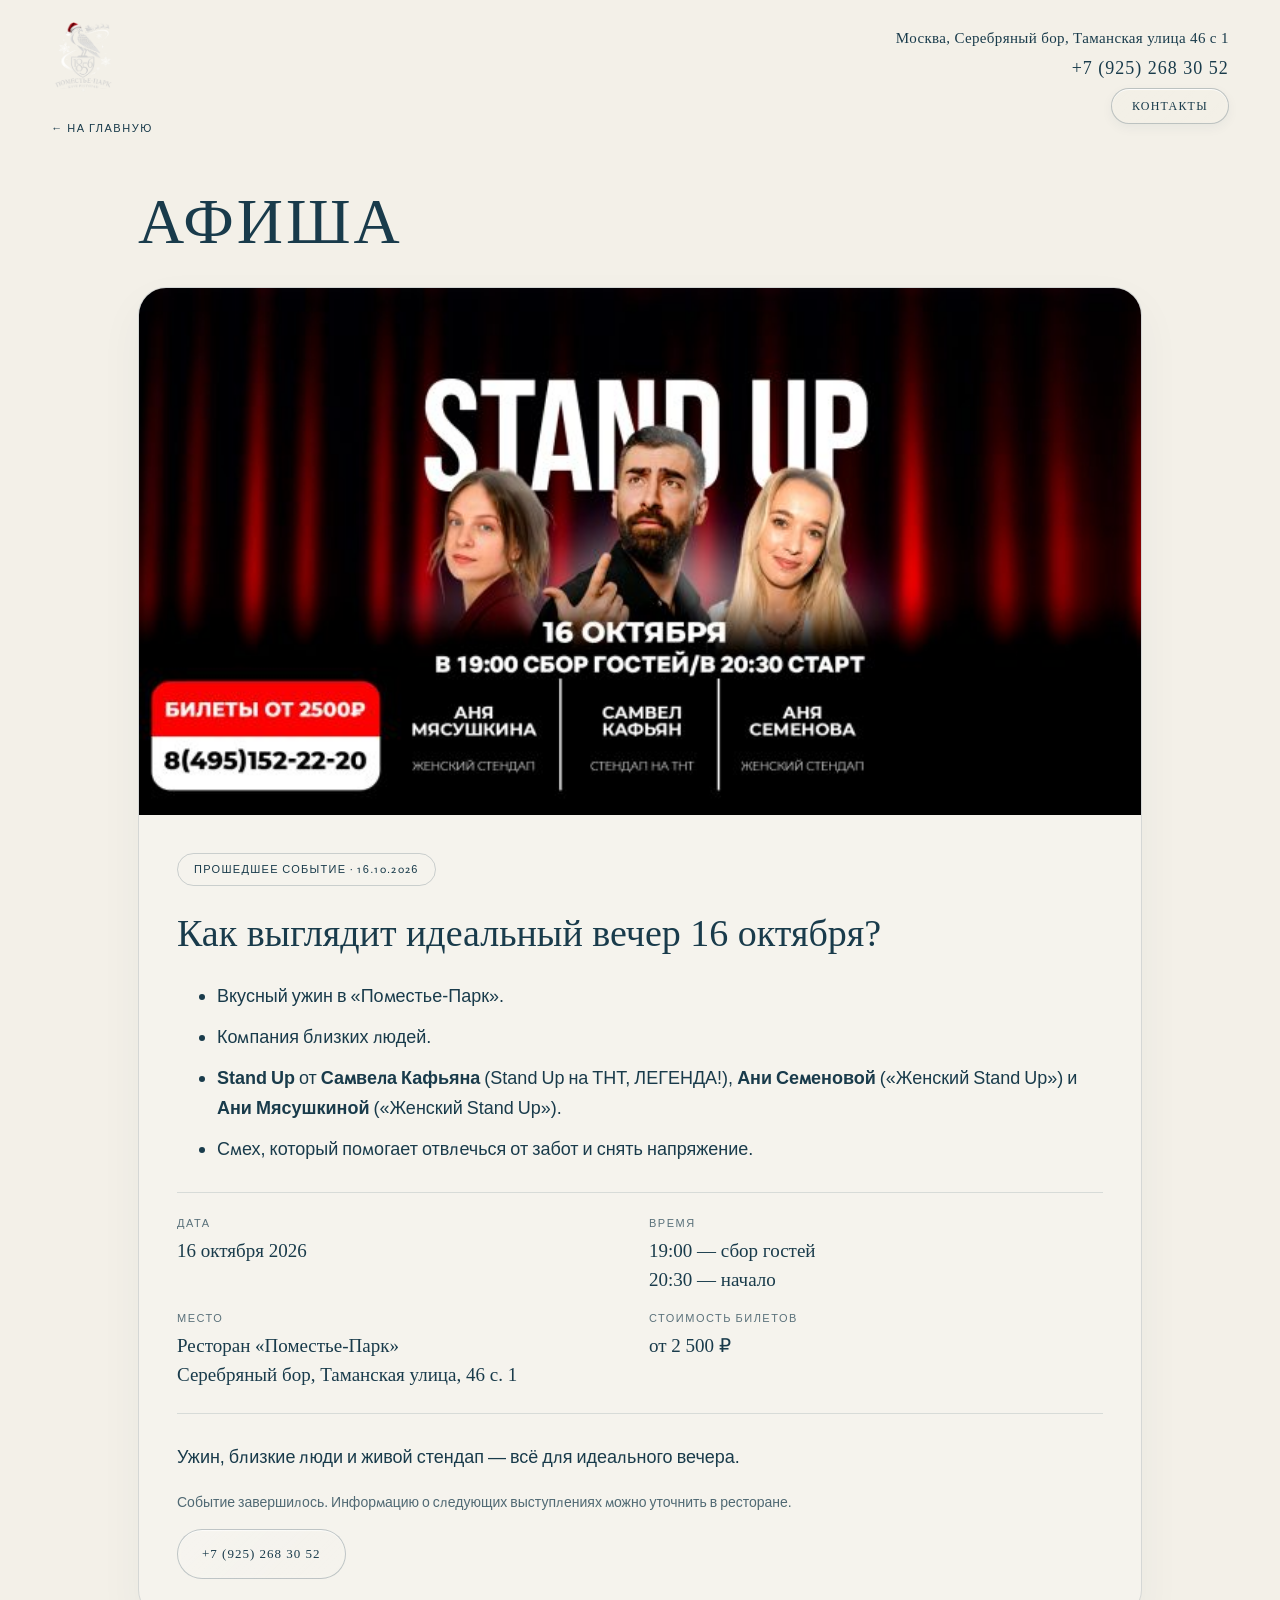
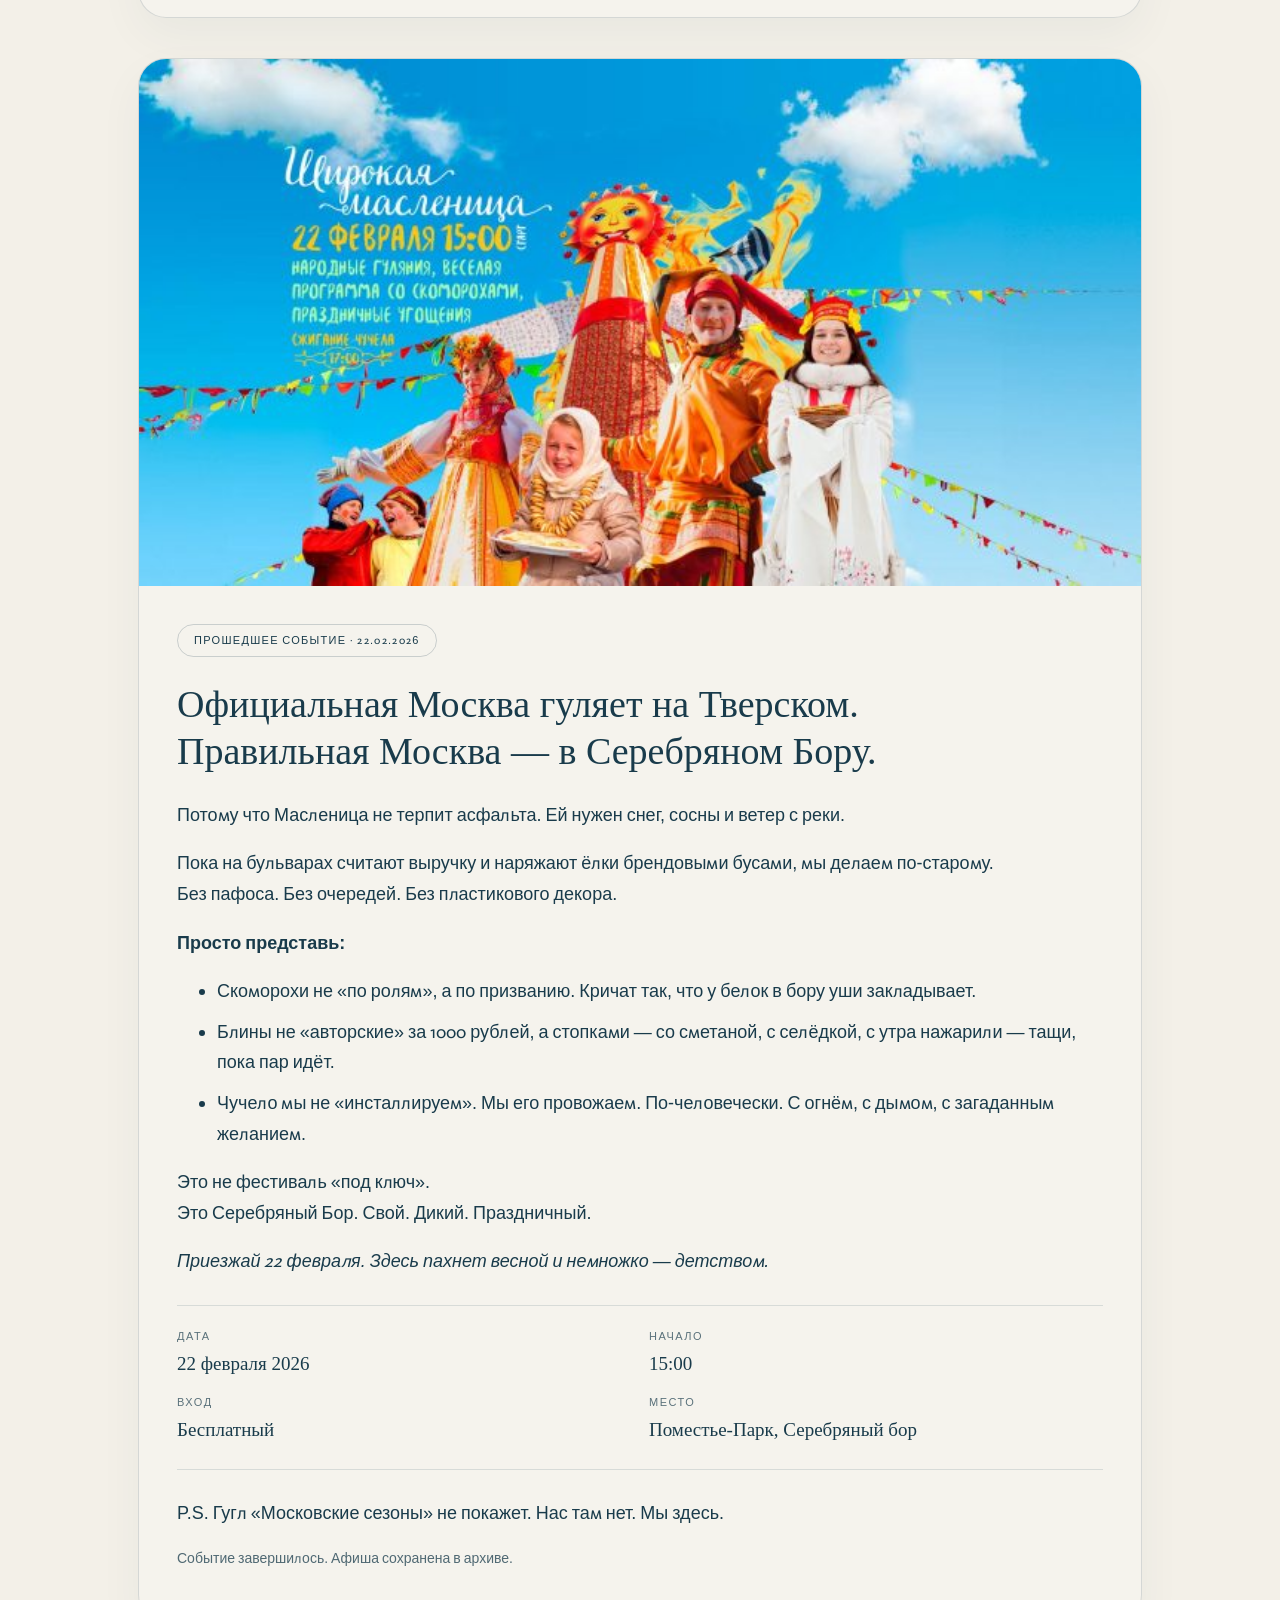
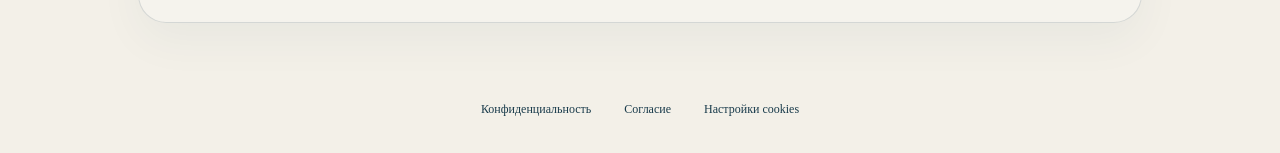
<file: venues.html>
<!doctype html><html lang="ru"><head><meta charset="utf-8"><meta name="viewport" content="width=device-width,initial-scale=1"><title>Афиша и мероприятия ресторана Поместье-Парк — Москва</title>
<meta name="description" content="Афиша клуба-ресторана «Поместье-Парк» в Серебряном Бору: информация о мероприятиях, выступлениях и архив прошедших событий.">
<link rel="canonical" href="https://pomestie-park.com/venues.html">
<meta name="robots" content="index, follow, max-image-preview:large">
<meta property="og:type" content="website">
<meta property="og:locale" content="ru_RU">
<meta property="og:site_name" content="Поместье-Парк">
<meta property="og:title" content="Афиша и мероприятия ресторана Поместье-Парк — Москва">
<meta property="og:description" content="Афиша клуба-ресторана «Поместье-Парк» в Серебряном Бору: информация о мероприятиях, выступлениях и архив прошедших событий.">
<meta property="og:url" content="https://pomestie-park.com/venues.html">
<meta property="og:image" content="https://pomestie-park.com/events.png">
<meta name="twitter:card" content="summary_large_image">
<meta name="twitter:title" content="Афиша и мероприятия ресторана Поместье-Парк — Москва">
<meta name="twitter:description" content="Афиша клуба-ресторана «Поместье-Парк» в Серебряном Бору: информация о мероприятиях, выступлениях и архив прошедших событий.">
<meta name="twitter:image" content="https://pomestie-park.com/events.png">
<script type="application/ld+json">
{
  "@context": "https://schema.org",
  "@graph": [
    {
      "@type": "Restaurant",
      "@id": "https://pomestie-park.com/#restaurant",
      "name": "Поместье-Парк",
      "url": "https://pomestie-park.com/",
      "image": [
        "https://pomestie-park.com/restaurant-golden-evening.png",
        "https://pomestie-park.com/hall-european.jpg",
        "https://pomestie-park.com/hall-panoramic.jpg"
      ],
      "description": "Клуб-ресторан в Серебряном Бору, Москва. Банкеты, площадки для мероприятий, бронирование столиков и пикники.",
      "telephone": "+7-925-268-30-52",
      "address": {
        "@type": "PostalAddress",
        "streetAddress": "Таманская улица, 46, стр. 1",
        "addressLocality": "Москва",
        "addressCountry": "RU"
      },
      "hasMap": "https://yandex.ru/maps/org/1122318591/",
      "hasMenu": "https://pomestie-park.com/menu.html",
      "acceptsReservations": "https://pomestie-park.com/booking.html"
    },
    {
      "@type": "WebSite",
      "@id": "https://pomestie-park.com/#website",
      "name": "Поместье-Парк",
      "url": "https://pomestie-park.com/",
      "inLanguage": "ru",
      "publisher": {
        "@id": "https://pomestie-park.com/#restaurant"
      }
    },
    {
      "@type": "WebPage",
      "@id": "https://pomestie-park.com/venues.html#webpage",
      "url": "https://pomestie-park.com/venues.html",
      "name": "Афиша и мероприятия ресторана Поместье-Парк — Москва",
      "description": "Афиша клуба-ресторана «Поместье-Парк» в Серебряном Бору: информация о мероприятиях, выступлениях и архив прошедших событий.",
      "inLanguage": "ru",
      "isPartOf": {
        "@id": "https://pomestie-park.com/#website"
      },
      "about": {
        "@id": "https://pomestie-park.com/#restaurant"
      }
    },
    {
      "@type": "BreadcrumbList",
      "itemListElement": [
        {
          "@type": "ListItem",
          "position": 1,
          "name": "Главная",
          "item": "https://pomestie-park.com/"
        },
        {
          "@type": "ListItem",
          "position": 2,
          "name": "Афиша и мероприятия ресторана Поместье-Парк",
          "item": "https://pomestie-park.com/venues.html"
        }
      ]
    }
  ]
}
</script>
<link rel="icon" href="logo.svg"><link rel="stylesheet" href="style.css?v=20261104"><style id="header-contact-glass">
.header-contacts .header-contact-link{display:inline-flex;align-items:center;justify-content:center;min-height:36px;padding:8px 20px;border-radius:999px;border:1px solid #ffffff42;background:linear-gradient(135deg,#ffffff09,#ffffff00 46%,#ffffff04);backdrop-filter:blur(2px) saturate(110%);-webkit-backdrop-filter:blur(2px) saturate(110%);box-shadow:inset 0 1px 0 #ffffff99,inset 0 -1px 0 #ffffff30,0 4px 12px #0001;font:400 12px Georgia,"Times New Roman",serif;letter-spacing:1.2px;text-decoration:none}
.header-contacts .header-contact-link:hover{background:#ffffff18;text-decoration:none}
.on-map .header-contacts .header-contact-link{border-color:#193b4b40;box-shadow:inset 0 1px 0 #ffffffcc,0 4px 12px #193b4b0d}
@media(max-width:600px){.header-contacts .header-contact-link{font-size:10px;min-height:32px;padding:7px 16px}.back-home{top:124px}.inner-page .map-scene{padding-top:170px}}
</style><style>
html{height:auto;overflow-y:auto;overscroll-behavior:auto}body.afisha-page{height:auto;overflow:visible}.afisha-page .brand,.afisha-page .header-contacts,.afisha-page .back-home{position:absolute}.afisha-main{max-width:1060px;margin:auto;padding:185px 28px 70px}.afisha-main h1{font:400 clamp(36px,6vw,64px) Georgia,serif;letter-spacing:3px;margin:0 0 28px}.event-card{border:1px solid #193b4b26;border-radius:28px;overflow:hidden;background:#ffffff38;box-shadow:0 18px 45px #193b4b0c}.event-poster{display:block;width:100%;height:auto}.event-body{padding:38px}.event-status{display:inline-block;border:1px solid #193b4b33;border-radius:999px;padding:9px 16px;font-size:11px;letter-spacing:1.3px}.event-body h2{font:400 clamp(26px,4vw,38px)/1.25 Georgia,serif;margin:24px 0}.event-body p,.event-body li{font-size:18px;line-height:1.7}.event-body li{margin:10px 0}.event-facts{display:grid;grid-template-columns:1fr 1fr;gap:18px;padding:24px 0;border-top:1px solid #193b4b22;border-bottom:1px solid #193b4b22;margin:28px 0}.event-facts dt{font-size:11px;letter-spacing:1.5px;text-transform:uppercase;margin-bottom:7px;opacity:.7}.event-facts dd{margin:0;font:19px/1.5 Georgia,serif}.event-link{display:inline-flex;padding:15px 24px;min-height:50px;align-items:center;border:1px solid #193b4b40;border-radius:999px;background:linear-gradient(135deg,#ffffff22,#ffffff00);box-shadow:inset 0 1px 0 #fff9;backdrop-filter:blur(2px);font:13px Georgia,serif;letter-spacing:1px;text-decoration:none;color:inherit}.event-note{font-size:14px!important;opacity:.75}@media(max-width:600px){.afisha-main{padding:185px 18px 40px}.event-body{padding:24px 20px}.event-facts{grid-template-columns:1fr}.event-body p,.event-body li{font-size:16px}.event-body ul{padding-left:20px}}
</style><link rel="stylesheet" href="privacy.css?v=20261104-metrika2"></head><body class="inner-page on-map afisha-page" style="background:#f3f0e8;color:#193b4b"><main class="afisha-main"><h1>АФИША</h1><article class="event-card"><img class="event-poster" src="[data-uri]" width="675" height="355" alt="Stand Up 16 октября: Аня Мясушкина, Самвел Кафьян и Аня Семенова. Сбор гостей в 19:00, начало в 20:30."><div class="event-body"><span class="event-status">ПРОШЕДШЕЕ СОБЫТИЕ · 16.10.2026</span><h2>Как выглядит идеальный вечер 16 октября?</h2><ul><li>Вкусный ужин в «Поместье-Парк».</li><li>Компания близких людей.</li><li><strong>Stand Up</strong> от <strong>Самвела Кафьяна</strong> (Stand Up на ТНТ, ЛЕГЕНДА!), <strong>Ани Семеновой</strong> («Женский Stand Up») и <strong>Ани Мясушкиной</strong> («Женский Stand Up»).</li><li>Смех, который помогает отвлечься от забот и снять напряжение.</li></ul><dl class="event-facts"><div><dt>Дата</dt><dd>16 октября 2026</dd></div><div><dt>Время</dt><dd>19:00 — сбор гостей<br>20:30 — начало</dd></div><div><dt>Место</dt><dd>Ресторан «Поместье-Парк»<br>Серебряный бор, Таманская улица, 46 с. 1</dd></div><div><dt>Стоимость билетов</dt><dd>от 2 500 ₽</dd></div></dl><p>Ужин, близкие люди и живой стендап — всё для идеального вечера.</p><p class="event-note">Событие завершилось. Информацию о следующих выступлениях можно уточнить в ресторане.</p><a class="event-link" href="tel:+79252683052">+7 (925) 268 30 52</a></div></article><article class="event-card" style="margin-top:40px"><img class="event-poster" src="[data-uri]" width="675" height="355" alt="Широкая Масленица 22 февраля в 15:00: народные гуляния, скоморохи и праздничные угощения"><div class="event-body"><span class="event-status">ПРОШЕДШЕЕ СОБЫТИЕ · 22.02.2026</span><h2>Официальная Москва гуляет на Тверском.<br>Правильная Москва — в Серебряном Бору.</h2><p>Потому что Масленица не терпит асфальта. Ей нужен снег, сосны и ветер с реки.</p><p>Пока на бульварах считают выручку и наряжают ёлки брендовыми бусами, мы делаем по-старому.<br>Без пафоса. Без очередей. Без пластикового декора.</p><p><strong>Просто представь:</strong></p><ul><li>Скоморохи не «по ролям», а по призванию. Кричат так, что у белок в бору уши закладывает.</li><li>Блины не «авторские» за 1000 рублей, а стопками — со сметаной, с селёдкой, с утра нажарили — тащи, пока пар идёт.</li><li>Чучело мы не «инсталлируем». Мы его провожаем. По-человечески. С огнём, с дымом, с загаданным желанием.</li></ul><p>Это не фестиваль «под ключ».<br>Это Серебряный Бор. Свой. Дикий. Праздничный.</p><p><em>Приезжай 22 февраля. Здесь пахнет весной и немножко — детством.</em></p><dl class="event-facts"><div><dt>Дата</dt><dd>22 февраля 2026</dd></div><div><dt>Начало</dt><dd>15:00</dd></div><div><dt>Вход</dt><dd>Бесплатный</dd></div><div><dt>Место</dt><dd>Поместье-Парк, Серебряный бор</dd></div></dl><p>P.S. Гугл «Московские сезоны» не покажет. Нас там нет. Мы здесь.</p><p class="event-note">Событие завершилось. Афиша сохранена в архиве.</p></div></article></main><a class="brand" href="index.html" aria-label="На главную"><img src="logo.svg" alt="Поместье-Парк"></a><div class="header-contacts"><a href="contacts.html">Москва, Серебряный бор, Таманская улица 46 с 1</a><a class="header-phone" href="contacts.html">+7 (925) 268 30 52</a><a class="header-contact-link" href="contacts.html">КОНТАКТЫ</a></div><a class="back-home" href="index.html">← НА ГЛАВНУЮ</a><footer class="privacy-footer"><a href="privacy.html" aria-label="Политика конфиденциальности">Конфиденциальность</a><a href="consent.html">Согласие</a><button type="button" data-cookie-settings>Настройки cookies</button></footer><script src="privacy-choice.js?v=20261104-metrika2" defer></script></body></html>
</file>
<file: style.css>
@font-face{font-family:Kievit;src:url('kievit.ttf');font-display:swap}*{box-sizing:border-box}html,body{margin:0;width:100%;height:100%;overflow:hidden;overscroll-behavior:none}body{font-family:Kievit,Arial,sans-serif;background:#22291f;color:#fffaf0}button,a{-webkit-tap-highlight-color:transparent}button{font:inherit;cursor:pointer}button:focus-visible,a:focus-visible{outline:3px solid #d9bd86;outline-offset:5px}.experience{position:fixed;inset:0;touch-action:pan-x}.scene{position:absolute;inset:0;opacity:0;visibility:hidden;transition:opacity 1s ease,visibility 1s;pointer-events:none;overflow:hidden}.scene.active{opacity:1;visibility:visible;pointer-events:auto}.photo,.shade{position:absolute;inset:0;width:100%;height:100%}.photo{object-fit:cover;object-position:center 58%;transform:scale(1.07);transition:transform 1.8s ease}.active .photo{transform:scale(1)}.shade{background:linear-gradient(#11201833,transparent 48%,#0c170fcc)}.signature{position:absolute;top:15%;left:15px;right:15px;text-align:center}.bird{width:155px;height:145px;filter:brightness(0) invert(1);object-fit:contain;margin-bottom:17px}.signature h1{font:400 clamp(30px,6.4vw,105px)/1.15 Georgia,serif;letter-spacing:3px;margin:0 0 15px}.signature p{font:clamp(12px,1.45vw,22px) Georgia,serif;letter-spacing:5px;margin:0}.brand{position:fixed;left:4%;top:22px;z-index:10;padding:0;background:none;border:0}.brand img{content:url("festive-detail.webp");width:65px;height:74px;object-fit:contain;filter:none}.home-actions{position:absolute;bottom:48px;left:5%;right:12%;display:grid;grid-template-columns:1.4fr 1fr 1fr;backdrop-filter:blur(10px)}.home-actions button,.scene-action{border:1px solid #fff8;background:#17231855;color:#fffaf0;padding:24px;font-size:11px;letter-spacing:1.5px;min-height:70px}.home-actions button:first-child,.scene-action{background:#f3f0e8;color:#193b4b}.home-actions button+button{border-left:0}.scene-action{position:absolute;bottom:65px;left:50%;transform:translate(-50%,20px);width:min(420px,74%);opacity:0;display:flex;align-items:center;justify-content:space-between;transition:opacity .7s .25s,transform .7s .25s}.active .scene-action{opacity:1;transform:translate(-50%,0)}.scene-action span{font-size:24px}.scene-nav{position:fixed;right:22px;bottom:32px;z-index:12;display:flex;flex-direction:column;align-items:center;gap:16px}.scene-nav>button{background:#15251955;border:1px solid #fff6;color:#fff;width:36px;height:36px;font-size:20px}.scene-nav>button:disabled{opacity:.3;cursor:default}.dots{display:flex;flex-direction:column;gap:8px}.dots button{border:0;background:none;width:26px;height:24px;padding:8px}.dots button::after{content:'';display:block;width:7px;height:7px;border:1px solid #fff;border-radius:50%}.dots button[aria-current=true]::after{background:#fff}.counter{font-size:9px;letter-spacing:1px}.map-scene{background:#f3f0e8;color:#193b4b;padding:120px 100px 35px 5%;display:flex;flex-direction:column;gap:25px}.map-heading{flex-shrink:0}.map-heading h2{font:400 clamp(26px,3vw,45px) Georgia,serif;margin:0 0 12px}.map-heading p{margin:0 0 13px;font-size:17px}.map-heading a{color:inherit;font-size:10px;letter-spacing:1px}.map-scene iframe{width:100%;min-height:0;flex:1;border:0;background:#dedfd6}.on-map .brand img{filter:none}.on-map .scene-nav{color:#193b4b}.on-map .dots button::after{border-color:#193b4b}.on-map .dots button[aria-current=true]::after{background:#193b4b}.on-map .scene-nav>button{background:#193b4b;color:white}dialog{width:min(440px,90%);background:#f3f0e8;color:#193b4b;border:0;padding:50px 30px;text-align:center}dialog::backdrop{background:#0008;backdrop-filter:blur(5px)}dialog h2{font:28px Georgia,serif}dialog p{font-size:17px}.close{position:absolute;right:10px;top:10px;border:0;background:none;font-size:28px;color:inherit}.ok{padding:16px 25px;border:0;background:#193b4b;color:white;letter-spacing:1px}@media(max-width:600px){.brand{left:20px;top:15px}.brand img{width:55px;height:62px}.signature{top:20%}.bird{width:136px;height:clamp(100px,16vh,122px)}.signature h1{font-size:7.2vw;letter-spacing:1px}.signature p{font-size:12px;letter-spacing:3px}.home-actions{left:20px;right:70px;bottom:30px;grid-template-columns:1fr 1fr}.home-actions button{padding:18px 12px;min-height:58px;font-size:9px;letter-spacing:1px}.home-actions button:first-child{grid-column:1/-1}.home-actions button:nth-child(2){border-left:1px solid #fff8}.scene-nav{right:14px;bottom:30px;gap:10px}.scene-action{left:20px;bottom:40px;width:calc(100% - 90px);transform:translateY(20px);padding:20px;font-size:10px}.active .scene-action{transform:translateY(0)}.map-scene{padding:100px 65px 25px 20px;gap:18px}.map-heading p{font-size:15px;line-height:1.5}.map-heading a{font-size:9px}.map-heading h2{font-size:24px}}@media(prefers-reduced-motion:reduce){*{transition:none!important}.photo{transform:none!important}}

.home-actions{grid-template-columns:repeat(4,minmax(0,1fr));grid-auto-rows:1fr}.map-heading a.contact-phone{font-size:20px;letter-spacing:.5px;text-decoration:none}.events-scene .photo{object-position:center 53%}@media(max-width:600px){.home-actions{grid-template-columns:1fr 1fr}.home-actions button:first-child{grid-column:auto}.home-actions button:nth-child(3){border-left:1px solid #fff8}.home-actions button{padding:16px 8px;min-height:64px}}

.home-actions button{width:100%;height:100%;min-width:0;overflow-wrap:break-word}

/* Opening guest information, matching the restaurant's stationery. */
.guest-notice{width:min(800px,calc(100% - 32px));max-height:calc(100dvh - 32px);overflow:auto;overscroll-behavior:contain;padding:38px 48px 36px;border:1px solid #c6b38c;background:#f6f2e9;color:#193b4b;box-shadow:0 24px 90px #0005;text-align:center}
.guest-notice::backdrop{background:#0c1d26a8;backdrop-filter:blur(8px)}
.guest-close{position:absolute;right:14px;top:10px;border:0;background:transparent;color:#193b4b;width:44px;height:44px;font:30px Georgia,serif}
.guest-brand{display:flex;flex-direction:column;align-items:center;gap:5px}.guest-brand img{width:66px;height:54px;object-fit:contain}.guest-brand span{font:17px Georgia,serif;letter-spacing:2px}.guest-brand small{font-size:8px;letter-spacing:2px}
.guest-notice .guest-eyebrow{font-size:9px;letter-spacing:2.5px;color:#7b6741;margin:26px 0 12px}.guest-notice h2{font:400 clamp(28px,4vw,42px)/1.1 Georgia,serif;margin:0 0 12px}.guest-notice .guest-intro{font-size:14px;color:#53656a;line-height:1.5;margin:0}
.guest-details{display:grid;grid-template-columns:1fr 1fr;margin:28px 0;border-top:1px solid #cfc5b1;border-bottom:1px solid #cfc5b1;text-align:left}.guest-details section{padding:26px 24px 26px 0}.guest-details section+section{padding:26px 0 26px 26px;border-left:1px solid #cfc5b1}.guest-label{font-size:9px;letter-spacing:1.8px;color:#7b6741}.guest-details h3{font:400 24px/1.25 Georgia,serif;margin:12px 0}.guest-details p{font-size:15px;line-height:1.65;margin:0}.guest-details strong{font-weight:600}.guest-phone{display:inline-block;color:#193b4b;font-size:20px;text-decoration:none;margin-top:14px;padding:5px 0}.guest-confirm{background:#193b4b;color:#fffaf0;border:1px solid #193b4b;padding:19px 30px;min-height:54px;font-size:11px;letter-spacing:1.5px}.guest-confirm:hover{background:#294e5d}
@media(max-width:600px){.guest-notice{padding:26px 22px 24px}.guest-brand img{width:48px;height:40px}.guest-notice .guest-eyebrow{margin-top:20px}.guest-details{grid-template-columns:1fr;margin:22px 0}.guest-details section,.guest-details section+section{padding:19px 0;border-left:0}.guest-details section+section{border-top:1px solid #cfc5b1}.guest-details h3{font-size:22px}.guest-details h3 br{display:none}.guest-details p{font-size:14px}.guest-confirm{width:100%}}

.guest-notice{width:min(720px,calc(100% - 32px));padding:26px 34px 26px}.guest-brand img{width:52px;height:43px}.guest-notice .guest-eyebrow{margin:18px 0 9px}.guest-notice h2{font-size:clamp(27px,3.6vw,36px)}.guest-details{margin:20px 0}.guest-details section{padding:14px 22px 19px 0}.guest-details section+section{padding:14px 0 19px 22px}.guest-illustration{display:block;width:100%;height:83px;object-fit:contain;margin:0 0 13px}.guest-details h3{font-size:22px}.guest-details p{font-size:14px}.guest-confirm{padding:16px 26px;min-height:50px}
@media(max-width:600px){.guest-notice{padding:22px 20px}.guest-details section,.guest-details section+section{padding:14px 0 18px}.guest-illustration{height:66px;margin-bottom:10px}.guest-details h3{font-size:21px}}


.header-contacts{position:fixed;right:4%;top:28px;z-index:11;display:flex;flex-direction:column;align-items:flex-end;gap:7px;color:#fffaf0;font-size:15px;line-height:1.4;text-shadow:0 1px 6px #0009;pointer-events:none}.header-contacts span:last-child{font-size:18px;letter-spacing:.5px}.on-map .header-contacts{color:#193b4b;text-shadow:none}@media(max-width:600px){.header-contacts{top:22px;right:16px;max-width:calc(100% - 100px);font-size:11px;text-align:right;gap:4px}.header-contacts span:last-child{font-size:14px}}

.header-contacts{font-family:Georgia,"Times New Roman",serif;font-weight:400;letter-spacing:.35px}.header-contacts span:last-child{font-family:inherit;font-variant-numeric:lining-nums;letter-spacing:1px}
/* One fixed home with seasonal photographs; sections are independent pages. */
.season-photo{position:absolute;inset:0;width:100%;height:100%;object-fit:cover;object-position:center 58%;opacity:0;transform:scale(1.045);transition:opacity 1s ease,transform 6s linear;pointer-events:none}.season-photo.is-current{opacity:1;transform:scale(1)}
.home-actions{right:5%}.home-actions a{display:flex;align-items:center;justify-content:center;text-align:center;width:100%;min-height:70px;padding:24px 12px;border:1px solid #fff8;background:#17231855;color:#fffaf0;font-size:11px;letter-spacing:1.5px;text-decoration:none}.home-actions a:first-child{background:#f3f0e8;color:#193b4b}.home-actions a+a{border-left:0}.header-contacts{pointer-events:auto}.header-contacts a{color:inherit;text-decoration:none}.header-contacts a:hover{text-decoration:underline;text-underline-offset:5px}.back-home{position:fixed;top:110px;left:4%;z-index:12;color:inherit;text-decoration:none;font-size:11px;letter-spacing:1.5px;padding:12px 0}.inner-page .map-scene{padding-top:160px}.season-pause{position:fixed;right:18px;bottom:8px;z-index:12;background:transparent;color:#fffaf0;border:0;width:44px;height:36px;font-size:20px}.inner-page .scene-action{opacity:1;transform:translate(-50%,0)}
@media(max-width:600px){.home-actions{left:20px;right:20px;bottom:48px}.home-actions a{min-height:62px;padding:16px 8px;font-size:9px}.home-actions a:nth-child(3){border-left:1px solid #fff8}.back-home{top:85px;left:20px}.inner-page .map-scene{padding:130px 20px 20px}.inner-page .scene-action{transform:none}.header-contacts{max-width:calc(100% - 100px)}}
@media(prefers-reduced-motion:reduce){.season-photo{transition:none;transform:none}}

.contact-information{display:flex;gap:24px 50px;flex-wrap:wrap;margin:20px 0}.contact-information h3{font:400 18px/1.4 Georgia,serif;margin:0 0 8px}.contact-information p{line-height:1.6;margin:0}.map-heading a.contact-email{font-size:17px;letter-spacing:0;text-underline-offset:4px}.inner-page .map-scene{overflow-y:auto;touch-action:pan-y}.inner-page .map-scene iframe{flex:1 0 260px;min-height:260px}@media(max-width:600px){.contact-information{gap:18px;margin:18px 0}.contact-information h3{font-size:17px}.map-heading a.contact-email{font-size:16px}}

.header-contacts .header-phone{font-family:inherit;font-size:18px;font-variant-numeric:lining-nums;letter-spacing:1px}@media(max-width:600px){.header-contacts .header-phone{font-size:14px}}

/* Decorative snow belongs only to the winter photograph. */
.winter-snow{position:absolute;inset:0;overflow:hidden;pointer-events:none;opacity:0;transition:opacity .9s ease;contain:strict}.is-winter .winter-snow{opacity:1}.winter-snow i{position:absolute;top:-12px;left:var(--x);width:var(--size);height:var(--size);border-radius:50%;background:#fff;opacity:var(--alpha);box-shadow:0 0 5px #fff5;animation:snowfall var(--fall) linear var(--delay) infinite;animation-play-state:paused}.is-winter .winter-snow i{animation-play-state:running}.snow-paused .winter-snow i{animation-play-state:paused}@keyframes snowfall{from{transform:translate3d(0,-15px,0)}to{transform:translate3d(var(--drift),calc(100dvh + 24px),0)}}@media(max-width:600px){.winter-snow i:nth-child(n+29){display:none}}@media(prefers-reduced-motion:reduce){.winter-snow{display:none}.winter-snow i{animation:none}}

/* Seasonal particles remain decorative and never intercept interaction. */
.season-effect{position:absolute;inset:0;overflow:hidden;pointer-events:none;opacity:0;transition:opacity .9s ease;contain:strict}.is-spring .petals,.is-autumn .leaves,.is-summer .butterflies{opacity:1}.season-particle{position:absolute;left:var(--x);top:-30px;width:var(--size);height:var(--size);animation:season-fall var(--duration) linear var(--delay) infinite;animation-play-state:paused}.season-particle b{display:block;width:100%;height:100%;animation:season-sway 4s ease-in-out var(--delay) infinite alternate;animation-play-state:paused}.is-spring .petals i,.is-spring .petals b,.is-autumn .leaves i,.is-autumn .leaves b,.is-summer .butterflies i,.is-summer .butterflies b{animation-play-state:running}
.petals b{background:linear-gradient(135deg,#fff1f3,#e9a2bb);border-radius:80% 10% 75% 40%;opacity:.8;box-shadow:inset 1px 1px 2px #fff8}.petals .tone-1 b{background:linear-gradient(135deg,#ffe9ef,#d981a5)}.petals .tone-2 b{opacity:.55}
.leaves b{height:145%;background:linear-gradient(90deg,#b75a24 48%,#e5a13d 49%,#c47b29 55%);clip-path:polygon(50% 0,64% 25%,88% 16%,81% 43%,100% 50%,74% 69%,66% 84%,53% 81%,52% 100%,46% 100%,47% 80%,29% 84%,22% 66%,0 50%,20% 42%,12% 17%,36% 25%);opacity:.8}.leaves .tone-1 b{background:linear-gradient(90deg,#94371e 48%,#d78d36 50%,#bb5424 55%)}.leaves .tone-2 b{background:linear-gradient(90deg,#b58b31 48%,#f4c267 50%,#d6a148 55%)}
.butterflies .season-particle{top:var(--y);left:-45px;animation-name:butterfly-flight}.butterflies b{position:relative;width:3px;height:65%;margin:auto;border-radius:50%;background:#5b422b;animation:butterfly-bob 3s ease-in-out var(--delay) infinite alternate;animation-play-state:inherit}.butterflies b::before,.butterflies b::after{content:'';position:absolute;top:-5px;width:var(--size);height:calc(var(--size)*1.1);background:linear-gradient(140deg,#fff4cc,#e6b96d);border:1px solid #ad82494d;animation:butterfly-wing var(--flutter) ease-in-out infinite alternate;animation-play-state:inherit}.butterflies b::before{right:2px;border-radius:80% 50% 65% 30%;transform-origin:right center}.butterflies b::after{left:2px;border-radius:50% 80% 30% 65%;transform-origin:left center}.butterflies .tone-1 b::before,.butterflies .tone-1 b::after{background:linear-gradient(140deg,#fffaf1,#e5d6b6)}.butterflies .tone-2 b::before,.butterflies .tone-2 b::after{background:linear-gradient(140deg,#f7d28b,#c7894c)}
@keyframes season-fall{from{transform:translate3d(0,-30px,0) rotate(0)}to{transform:translate3d(var(--drift),calc(100dvh + 70px),0) rotate(var(--turn))}}@keyframes season-sway{from{transform:rotate(-25deg) scaleX(.65)}to{transform:rotate(30deg) scaleX(1)}}@keyframes butterfly-flight{0%{transform:translate3d(-30px,0,0);opacity:0}8%{opacity:.85}50%{transform:translate3d(50vw,-55px,0)}90%{opacity:.85}100%{transform:translate3d(calc(100vw + 90px),35px,0);opacity:0}}@keyframes butterfly-wing{from{transform:scaleX(.25)}to{transform:scaleX(1)}}@keyframes butterfly-bob{from{transform:translateY(-15px) rotate(-10deg)}to{transform:translateY(15px) rotate(12deg)}}
.snow-paused .season-effect i,.snow-paused .season-effect b,.snow-paused .season-effect b::before,.snow-paused .season-effect b::after{animation-play-state:paused}@media(max-width:600px){.petals i:nth-child(n+19),.leaves i:nth-child(n+13),.butterflies i:nth-child(n+6){display:none}}@media(prefers-reduced-motion:reduce){.season-effect{display:none}.season-effect *,.season-effect *::before,.season-effect *::after{animation:none!important}}
/* Four softly patterned wings, a slender body and varied flight paths. */
.butterflies .season-particle{perspective:180px;animation-name:butterfly-natural-flight;opacity:.8}.butterflies b{height:calc(var(--size)*.9);width:2px;background:linear-gradient(#493a2b,#796142);border-radius:60% 60% 45% 45%;animation:butterfly-bank 3.7s ease-in-out var(--delay) infinite alternate;animation-play-state:inherit}.butterflies b::before,.butterflies b::after{top:calc(var(--size)*-.22);width:var(--size);height:calc(var(--size)*1.35);border:0;clip-path:polygon(4% 4%,28% 0,62% 9%,85% 24%,98% 42%,88% 52%,99% 68%,88% 89%,65% 100%,40% 89%,20% 64%,8% 42%);border-radius:55% 75% 65% 55%;background:radial-gradient(ellipse at 65% 31%,#f9e8b4 0 12%,transparent 14%),radial-gradient(ellipse at 65% 76%,#f4dca0 0 13%,transparent 16%),repeating-conic-gradient(from 20deg at 8% 48%,#a4814c50 0deg 2deg,transparent 3deg 24deg),linear-gradient(100deg,#c79650,#f0d294 50%,#ad7b3e);box-shadow:none;animation:butterfly-natural-wing var(--flutter) cubic-bezier(.4,0,.6,1) infinite alternate;animation-play-state:inherit}.butterflies b::before{right:1px;transform-origin:right center;scale:-1 1}.butterflies b::after{left:1px;transform-origin:left center}.butterflies .tone-1 b::before,.butterflies .tone-1 b::after{background:radial-gradient(ellipse at 70% 29%,#62543c 0 5%,transparent 7%),radial-gradient(ellipse at 67% 75%,#a89972 0 4%,transparent 6%),repeating-conic-gradient(from 20deg at 8% 48%,#b7aa8740 0deg 2deg,transparent 3deg 26deg),linear-gradient(100deg,#cfc4a8,#fff9e8 58%,#e0d8bc)}.butterflies .tone-2 b::before,.butterflies .tone-2 b::after{background:radial-gradient(ellipse at 66% 30%,#4c3625 0 6%,#edd499 7% 11%,transparent 13%),radial-gradient(ellipse at 65% 78%,#795335 0 5%,transparent 7%),repeating-conic-gradient(from 20deg at 8% 48%,#704b324d 0deg 2deg,transparent 3deg 24deg),linear-gradient(100deg,#996239,#d7a35e 60%,#a77543)}
.butterfly-antennae{position:absolute;left:-3px;top:-6px;width:8px;height:8px;border-left:1px solid #564630;border-right:1px solid #564630;border-radius:0 0 60% 60%;transform:perspective(15px) rotateX(-20deg)}
@keyframes butterfly-natural-wing{0%{transform:rotateY(8deg)}100%{transform:rotateY(76deg)}}
@keyframes butterfly-bank{0%{transform:translateY(-8px) rotate(-18deg) scale(.85)}50%{transform:translateY(9px) rotate(5deg) scale(1)}100%{transform:translateY(-5px) rotate(20deg) scale(.9)}}
@keyframes butterfly-natural-flight{0%{transform:translate3d(-40px,0,0) rotate(18deg);opacity:0}7%{opacity:.75}23%{transform:translate3d(23vw,-38px,0) rotate(-12deg)}46%{transform:translate3d(46vw,18px,0) rotate(15deg)}68%{transform:translate3d(68vw,-55px,0) rotate(-16deg)}90%{opacity:.75}100%{transform:translate3d(calc(100vw + 75px),-10px,0) rotate(10deg);opacity:0}}
.butterflies .tone-1{animation-direction:reverse}.butterflies .tone-2{animation-timing-function:ease-in-out}

/* Summer fireflies float close to the lawn in a warm, quiet glow. */
.is-summer .fireflies{opacity:1}.fireflies i{position:absolute;left:var(--x);top:var(--y);width:var(--size);height:var(--size);animation:firefly-drift var(--duration) ease-in-out var(--delay) infinite alternate;animation-play-state:paused}.fireflies b{display:block;width:100%;height:100%;border-radius:50%;background:#fff4b0;box-shadow:0 0 5px 2px #ffe58b88,0 0 15px 5px #e9bd4b33;animation:firefly-glow var(--glow) ease-in-out var(--delay) infinite;animation-play-state:paused}.is-summer .fireflies i,.is-summer .fireflies b{animation-play-state:running}.snow-paused .fireflies i,.snow-paused .fireflies b{animation-play-state:paused}@keyframes firefly-drift{0%{transform:translate3d(0,0,0)}50%{transform:translate3d(var(--drift),var(--rise),0)}100%{transform:translate3d(calc(var(--drift)*-.5),-7px,0)}}@keyframes firefly-glow{0%,100%{opacity:.08;transform:scale(.65)}35%{opacity:.85;transform:scale(1)}65%{opacity:.25;transform:scale(.8)}82%{opacity:.6;transform:scale(.95)}}@media(max-width:600px){.fireflies i:nth-child(n+13){display:none}}@media(prefers-reduced-motion:reduce){.fireflies{display:none}.fireflies i,.fireflies b{animation:none!important}}

/* Keep notice text readable at narrow widths. */
.guest-details{grid-template-columns:repeat(2,minmax(0,1fr))}.guest-details section{min-width:0}.guest-details h3{line-height:1.35;word-break:normal;overflow-wrap:break-word;letter-spacing:normal}.guest-details p{word-break:normal;overflow-wrap:break-word}.guest-label{display:block;line-height:1.5}.guest-phone{white-space:nowrap}
@media(max-width:600px){.guest-details{grid-template-columns:minmax(0,1fr)}.guest-notice{box-sizing:border-box;max-width:calc(100vw - 24px)}.guest-details h3{margin:12px 0 16px}.guest-details section+section{padding-top:22px}}


/* Static inner pages must not animate the backdrop ancestor on first paint.
   Safari can retain the body-colour backdrop while that layer is transforming. */
.inner-page .scene.active{transition:none;opacity:1;visibility:visible}
.inner-page .scene.active .photo{transform:none;transition:none}
</file>
<file: privacy.css>
/* Privacy links and document. No tracking or browser storage. */
.privacy-footer{position:fixed;left:0;right:0;bottom:max(4px,env(safe-area-inset-bottom));z-index:14;margin:0 auto;width:calc(100% - 20px);justify-content:center}
.privacy-footer a{display:inline-flex;align-items:center;min-height:32px;padding:7px 14px;border:1px solid #ffffff4d;border-radius:999px;background:linear-gradient(135deg,#ffffff16,#ffffff03);color:#fffaf0;font:12px/1.4 Georgia,serif;text-decoration:none;box-shadow:inset 0 1px 0 #ffffff38,0 3px 14px #00000012;backdrop-filter:blur(12px) saturate(135%);-webkit-backdrop-filter:blur(12px) saturate(135%)}
.privacy-footer a:hover{text-decoration:underline;text-underline-offset:3px}
.privacy-footer a:focus-visible{outline:3px solid #dbb777;outline-offset:3px}
.banquet-page .privacy-footer,.picnic-page .privacy-footer,.afisha-page .privacy-footer{position:relative;left:auto;right:auto;bottom:auto;width:auto;padding:0 5% 28px}
@media(max-width:600px){.privacy-footer{left:0;right:0}.privacy-footer a{font-size:10px;min-height:32px;padding:7px 11px}}
html:has(.privacy-page){height:auto;overflow:auto;overscroll-behavior:auto;scroll-padding-top:24px}
body.privacy-page{margin:0;min-height:100vh;height:auto;overflow:visible;background:#f3f0e8;color:#193b4b;font:17px/1.75 Georgia,"Times New Roman",serif;overscroll-behavior:auto}
.privacy-page *{box-sizing:border-box}
.privacy-page a{color:inherit;text-underline-offset:4px;overflow-wrap:anywhere}
.privacy-page a:focus-visible{outline:3px solid #a77e3e;outline-offset:4px}
.privacy-header{display:flex;align-items:center;justify-content:space-between;gap:24px;max-width:1160px;margin:auto;padding:28px 32px;border-bottom:1px solid #193b4b24}
.privacy-brand{display:flex;align-items:center;gap:16px;text-decoration:none;letter-spacing:1.5px;font-size:17px}
.privacy-brand img{display:block;width:58px;height:68px;object-fit:contain}
.privacy-contact{display:flex;flex-direction:column;align-items:flex-end;gap:8px;font-size:17px}
.privacy-contact a{text-decoration:none}
.privacy-contact .glass-link{padding:6px 22px;border:1px solid #193b4b40;border-radius:999px;background:linear-gradient(135deg,#fff8,#fff1);box-shadow:inset 0 1px 0 #fff;font-size:11px;letter-spacing:1.5px}
.privacy-document{width:min(940px,100%);margin:auto;padding:46px 32px 72px;overflow-wrap:break-word}
.privacy-back{display:inline-block;font-size:12px;letter-spacing:1px;text-decoration:none;margin-bottom:28px}
.privacy-kicker{font-size:11px;letter-spacing:2px;margin:0 0 14px;color:#73634b}
.privacy-document h1{font-weight:400;font-size:clamp(30px,4.5vw,49px);line-height:1.16;letter-spacing:-.6px;margin:0 0 20px;text-wrap:balance}
.privacy-date{font-size:14px;color:#526873;margin:0 0 30px}
.privacy-toc{display:flex;flex-wrap:wrap;gap:8px 20px;padding:22px 0;border-block:1px solid #193b4b26;margin-bottom:38px;font-size:14px}
.privacy-document section{margin-top:38px;scroll-margin-top:24px}
.privacy-document h2{font-size:clamp(23px,3vw,30px);font-weight:400;line-height:1.3;margin:0 0 18px}
.privacy-document h3{font-size:19px;font-weight:400;line-height:1.4;margin:25px 0 10px}
.privacy-document p{margin:0 0 16px}
.privacy-document ul{padding-left:22px;margin:12px 0 20px}.privacy-document li{margin:7px 0}
.privacy-details{padding:24px;border:1px solid #193b4b28;border-radius:20px;background:#ffffff45}
.privacy-details p:last-child{margin-bottom:0}
.privacy-page-footer{max-width:1096px;margin:0 auto;padding:24px 32px 36px;border-top:1px solid #193b4b26;display:flex;gap:16px;justify-content:space-between;font-size:13px;flex-wrap:wrap}
@media(max-width:600px){.privacy-header{padding:18px 20px;gap:12px}.privacy-brand{gap:8px;font-size:11px;letter-spacing:.6px}.privacy-brand img{width:38px;height:48px}.privacy-contact{font-size:14px}.privacy-contact .glass-link{font-size:10px;padding:5px 16px}.privacy-document{padding:30px 20px 44px}.privacy-page{font-size:16px!important}.privacy-details{padding:20px}.privacy-page-footer{padding:22px 20px}.privacy-toc{gap:10px 18px}}
@media print{.privacy-header,.privacy-back,.privacy-toc,.privacy-page-footer{display:none}.privacy-page{background:white!important;color:black!important}.privacy-document{width:100%;padding:0;font-size:11pt}.privacy-document h1{font-size:22pt}.privacy-document h2{font-size:16pt}.privacy-document section{break-inside:auto}.privacy-document h2,.privacy-document h3{break-after:avoid}.privacy-details{border:0;padding:0}}
/* Consent controls: shared across all pages, no optional service before opt-in. */
.privacy-footer{display:flex;gap:5px;align-items:center;flex-wrap:wrap}
.privacy-footer button{display:inline-flex;align-items:center;min-height:32px;padding:7px 14px;border:1px solid #ffffff4d;border-radius:999px;background:linear-gradient(135deg,#ffffff16,#ffffff03);color:#fffaf0;font:12px/1.4 Georgia,serif;cursor:pointer;box-shadow:inset 0 1px 0 #ffffff38,0 3px 14px #00000012;backdrop-filter:blur(12px) saturate(135%)}
.privacy-page-footer button{border:0;background:transparent;color:inherit;font:inherit;text-decoration:underline;text-underline-offset:4px;cursor:pointer;padding:0}
.cookie-notice{position:fixed;z-index:1000;bottom:max(16px,env(safe-area-inset-bottom));left:50%;transform:translateX(-50%);width:min(900px,calc(100% - 32px));box-sizing:border-box;display:flex;align-items:center;gap:24px;padding:20px 24px;border:1px solid #ffffff60;border-radius:24px;background:#193b4bf2;color:#fffaf0;box-shadow:0 10px 48px #0004,inset 0 1px 0 #ffffff20;backdrop-filter:blur(24px);-webkit-backdrop-filter:blur(24px);font:14px/1.5 Georgia,serif;max-height:calc(100dvh - 32px);overflow:auto;overscroll-behavior:contain;touch-action:pan-y}
.cookie-notice[hidden],.map-consent-placeholder[hidden],.map-scene iframe[hidden]{display:none!important}
.cookie-copy{flex:1;min-width:0}.cookie-copy strong{font-size:17px;font-weight:400}.cookie-copy p{margin:7px 0 0!important;font-size:13px;line-height:1.5}.cookie-copy a{color:inherit;text-underline-offset:3px}
.cookie-actions{display:flex;flex-direction:column;gap:8px;min-width:206px}.cookie-actions button,.map-consent-placeholder button{min-height:44px;border:1px solid #ffffff80;border-radius:999px;padding:11px 18px;background:linear-gradient(130deg,#ffffff22,#ffffff08);color:#fffaf0;font:14px/1.3 Georgia,serif;cursor:pointer}
.cookie-actions button:hover{background:#ffffff25}.cookie-actions button:focus-visible,.cookie-notice a:focus-visible,.privacy-footer button:focus-visible{outline:3px solid #e5c992;outline-offset:3px}
.map-consent-placeholder{display:flex;flex:1 0 260px;min-height:260px;flex-direction:column;justify-content:center;align-items:center;gap:16px;text-align:center;border:1px solid #193b4b30;border-radius:20px;padding:24px;background:linear-gradient(135deg,#e0e6de,#ebe7da);font:15px/1.5 Georgia,serif}
.map-consent-placeholder p{font-size:26px;margin:0}.map-consent-placeholder span{max-width:420px}.map-consent-placeholder button{color:#193b4b;border-color:#193b4b60;background:#ffffff60}
.inner-page .map-scene{padding-bottom:72px}
@media(max-width:600px){.privacy-footer{gap:4px;left:0;right:0}.privacy-footer a,.privacy-footer button{padding:6px 8px;font-size:10px;min-height:32px}.cookie-notice{padding:16px;gap:14px;flex-direction:column;align-items:stretch;bottom:max(10px,env(safe-area-inset-bottom));width:calc(100% - 20px);border-radius:20px}.cookie-copy strong{font-size:16px}.cookie-copy p{font-size:12px}.cookie-actions{flex-direction:row;min-width:0;gap:8px}.cookie-actions button{flex:1;min-width:0;font-size:12px;padding:10px 8px}.inner-page .map-scene{padding-bottom:72px}}
@media print{.cookie-notice,.privacy-footer{display:none!important}}

/* Light pages retain the same transparent glass with readable ink. */
.on-map .privacy-footer a,.on-map .privacy-footer button{color:#193b4b;border-color:#193b4b38;text-shadow:none;background:linear-gradient(135deg,#ffffff24,#ffffff03)}
.privacy-footer a,.privacy-footer button{justify-content:center;white-space:nowrap;-webkit-backdrop-filter:blur(12px) saturate(135%)}

/* Footer controls are text links, not glass surfaces. */
.privacy-footer a,.privacy-footer button,.on-map .privacy-footer a,.on-map .privacy-footer button{background:none;border:0;border-radius:0;box-shadow:none;backdrop-filter:none;-webkit-backdrop-filter:none;text-decoration:none;text-shadow:0 1px 4px #0009}
.privacy-footer a:hover,.privacy-footer button:hover{text-decoration:underline;text-underline-offset:4px}
.banquet-page .privacy-footer a,.banquet-page .privacy-footer button,.picnic-page .privacy-footer a,.picnic-page .privacy-footer button,.afisha-page .privacy-footer a,.afisha-page .privacy-footer button,.on-map .privacy-footer a,.on-map .privacy-footer button{color:#193b4b;text-shadow:none}

.cookie-actions button[data-choice="all"],.cookie-actions button[data-choice="all"]:hover{background:#000;color:#fff;border:1px solid #000}.cookie-actions button[data-choice="required"],.cookie-actions button[data-choice="required"]:hover{background:#fff;color:#000;border:1px solid #fff}

.cookie-notice{background:#fff;color:#171717;backdrop-filter:none;-webkit-backdrop-filter:none;text-shadow:none;border:1px solid #ddd}.cookie-notice a{color:#171717}.cookie-actions button[data-choice="required"]{border-color:#bbb}
</file>
<file: banquet-request.css>
.banquet-top-action{margin:-12px 0 26px}
.banquet-details .banquet-cta{background:#193b4b;color:#fffaf0;border-color:#193b4b;box-shadow:0 6px 20px #193b4b16;cursor:pointer}
.banquet-details .banquet-cta:hover{background:#254f60}
.banquet-request{padding:clamp(24px,5vw,52px);background:#faf7f0;border:1px solid #193b4b26;border-radius:28px;scroll-margin-top:24px}
.banquet-request .hall-eyebrow{margin:0 0 12px}
.banquet-request .banquet-lead{margin:0 0 28px;max-width:700px}
.banquet-fields{display:grid;grid-template-columns:repeat(2,minmax(0,1fr));gap:20px}
.banquet-fields label{min-width:0;display:flex;flex-direction:column;gap:8px;font-size:15px}
.banquet-fields label>span{display:none}
.banquet-fields :is(input,select,textarea){display:block;min-width:0;width:100%;max-width:100%;min-height:50px;border:1px solid #193b4b40;border-radius:12px;padding:12px 14px;font:16px/1.4 Kievit,Arial,sans-serif;color:#193b4b;background:#fffdf7;box-sizing:border-box}
.banquet-fields textarea{resize:vertical}
.banquet-fields :is(input,select,textarea):focus-visible,.banquet-consent input:focus-visible{outline:2px solid #b49b70;outline-offset:3px}
.banquet-fields input[type=date]{-webkit-appearance:none;appearance:none;min-inline-size:0}
.banquet-wide{grid-column:1/-1}
.banquet-consent{display:flex;align-items:flex-start;gap:12px;margin-top:24px;font-size:14px;line-height:1.65}
.banquet-consent input{flex:none;width:20px;height:20px;accent-color:#193b4b;margin:2px 0 0}
.banquet-consent a{color:inherit;text-decoration:underline}
.banquet-request .banquet-small{font-size:13px;color:#526773}
.banquet-request .banquet-preview{font-size:14px;border-left:2px solid #b49b70;background:#eee7d9;padding:12px 16px;margin-bottom:22px}
.banquet-submit:disabled{opacity:.6;cursor:default}
#banquet-status:empty{display:none}
#banquet-status{margin:18px 0 0;font-size:15px;line-height:1.5}
@media(max-width:600px){.banquet-fields{grid-template-columns:1fr;gap:16px}.banquet-request{padding:24px 18px}.banquet-submit{width:100%}.banquet-top-action .hall-action{width:100%}}

.banquet-form-fields{border:0;margin:0;padding:0;min-width:0}
.banquet-form-fields:disabled :is(input,select,textarea){opacity:1;color:#526773;cursor:not-allowed;-webkit-text-fill-color:#526773}
.banquet-request .banquet-preview a{color:inherit;font-weight:600;text-decoration:underline}
.banquet-submit:disabled{cursor:not-allowed}
.banquet-preview[hidden]{display:none}

#banquet-challenge{min-height:65px;margin:0 0 16px;max-width:100%}
.banquet-submit:disabled{opacity:.55;cursor:not-allowed}

.booking-contact-method{border:0;padding:0;margin:20px 0 0;min-width:0;display:grid;gap:8px}
.booking-contact-method legend{font-size:15px;font-weight:600;padding:0;margin-bottom:10px}
.booking-contact-method label{display:flex;align-items:center;gap:10px;padding:10px 12px;border:1px solid currentColor;border-radius:12px;font-size:14px;cursor:pointer}
.booking-contact-method input[type=radio]{appearance:auto;-webkit-appearance:auto;flex:0 0 18px;width:18px;height:18px;min-width:18px;min-height:18px;padding:0;margin:0;cursor:pointer}
.banquet-request .booking-contact-method label{border-color:#193b4b40;background:#fffdf7}
.banquet-request .booking-contact-method input{accent-color:#193b4b}
</file>
<file: header-request.css>
/* Shared contact and banquet links, aligned in one vertical stack. */
.header-action-stack{display:grid;grid-template-columns:minmax(0,1fr);gap:7px;max-width:100%}
.header-contacts .header-action-stack .header-contact-link,.privacy-contact .header-action-stack .glass-link{display:flex;align-items:center;justify-content:center;text-align:center;white-space:nowrap;box-sizing:border-box;width:100%;margin:0}
@media(max-width:600px){.header-action-stack{gap:4px}}
</file>
